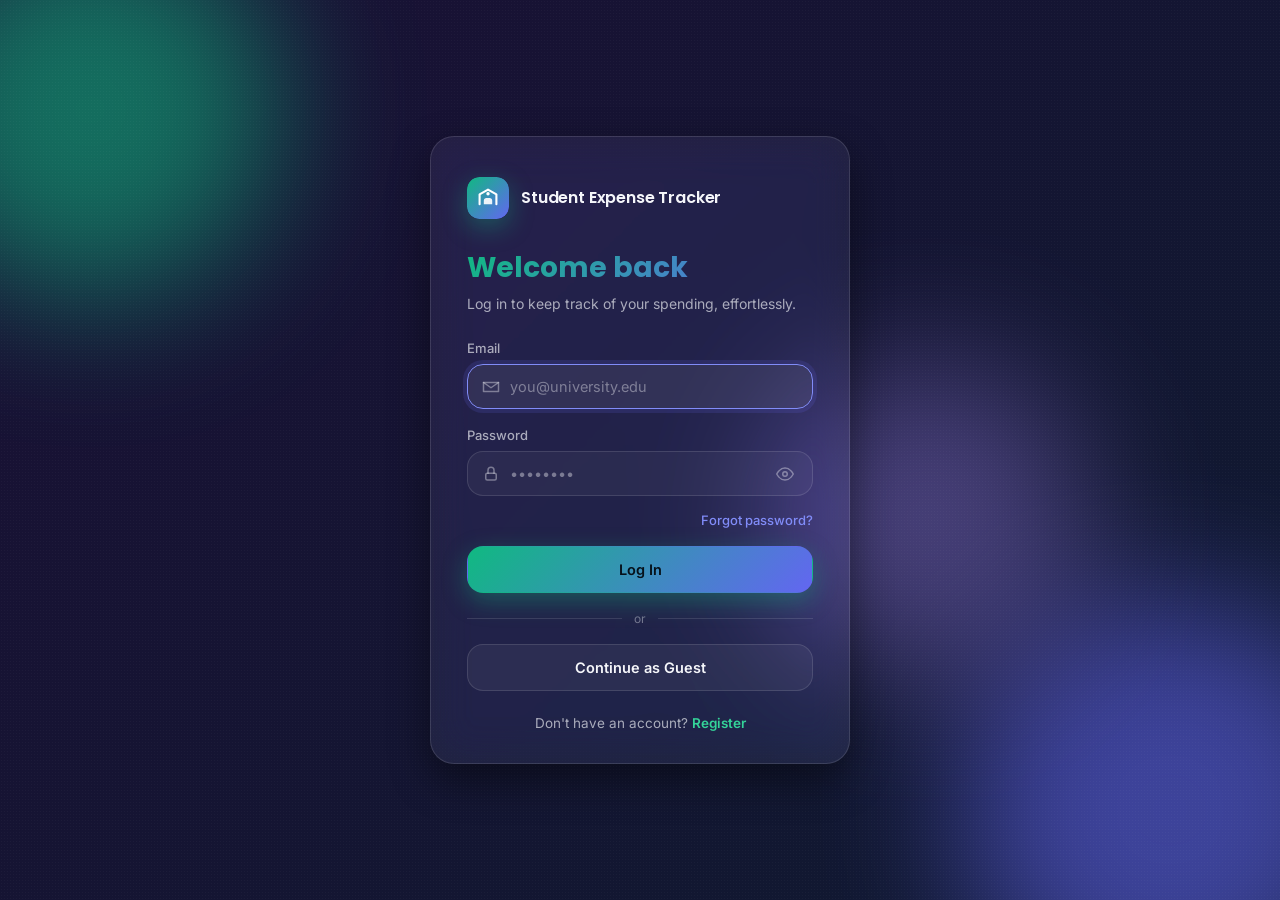
<file: index.html>
<!DOCTYPE html>
<html lang="en">
<head>
  <meta charset="UTF-8">
  <meta name="viewport" content="width=device-width, initial-scale=1.0">
  <meta name="description" content="SpendSmart — the smartest way for students to track spending, savings, and budgets.">
  <title>Dashboard · SpendSmart</title>
  <link rel="icon" type="image/svg+xml" href="favicon.svg">
  <link rel="icon" type="image/png" sizes="32x32" href="favicon-32x32.png">
  <link rel="icon" type="image/png" sizes="16x16" href="favicon-16x16.png">
  <link rel="apple-touch-icon" sizes="180x180" href="apple-touch-icon.png">
  <link rel="shortcut icon" href="favicon.ico">

  <link rel="preconnect" href="https://fonts.googleapis.com">
  <link rel="preconnect" href="https://fonts.gstatic.com" crossorigin>
  <link href="https://fonts.googleapis.com/css2?family=Outfit:wght@400;500;600;700;800;900&family=Inter:wght@400;500;600&display=swap" rel="stylesheet">

  <link rel="stylesheet" href="css/base.css">
  <link rel="stylesheet" href="css/style.css">
  <script src="js/auth.js"></script>
  <script>Auth.requireAuth();</script>
  <script src="js/store.js"></script>
  <script>Store.requireOnboarded();</script>
</head>
<body>


  <div class="mesh-bg" aria-hidden="true">
    <div class="mesh-orb orb-1"></div>
    <div class="mesh-orb orb-2"></div>
    <div class="mesh-orb orb-3"></div>
    <div class="mesh-grid"></div>
  </div>


  <header class="topnav">
    <div class="topnav-inner">
      <div class="nav-brand">
        <div class="brand-mark">
          <svg width="16" height="16" viewBox="0 0 24 24" fill="none" stroke="currentColor" stroke-width="2.5" stroke-linecap="round" stroke-linejoin="round"><path d="M6 3h12"/><path d="M6 8h12"/><path d="m6 13 8.5 8"/><path d="M6 13h3"/><path d="M9 13c6.667 0 6.667-10 0-10"/></svg>
        </div>
        <span class="brand-name">SpendSmart</span>
        <span class="brand-tag">BETA</span>
      </div>

      <nav class="nav-links" aria-label="Main navigation">
        <a href="index.html" class="nav-link active">
          <svg width="14" height="14" viewBox="0 0 24 24" fill="none" stroke="currentColor" stroke-width="2" stroke-linecap="round" stroke-linejoin="round"><rect x="3" y="3" width="7" height="7"/><rect x="14" y="3" width="7" height="7"/><rect x="14" y="14" width="7" height="7"/><rect x="3" y="14" width="7" height="7"/></svg>
          Dashboard
        </a>
        <a href="expenses.html" class="nav-link">
          <svg width="14" height="14" viewBox="0 0 24 24" fill="none" stroke="currentColor" stroke-width="2" stroke-linecap="round" stroke-linejoin="round"><path d="M6 3h12"/><path d="M6 8h12"/><path d="m6 13 8.5 8"/><path d="M6 13h3"/><path d="M9 13c6.667 0 6.667-10 0-10"/></svg>
          Expenses
        </a>
        <a href="analytics.html" class="nav-link">
          <svg width="14" height="14" viewBox="0 0 24 24" fill="none" stroke="currentColor" stroke-width="2" stroke-linecap="round" stroke-linejoin="round"><path d="M3 3v18h18"/><path d="M18 17V9"/><path d="M13 17V5"/><path d="M8 17v-3"/></svg>
          Analytics
        </a>
        <a href="goals.html" class="nav-link">
          <svg width="14" height="14" viewBox="0 0 24 24" fill="none" stroke="currentColor" stroke-width="2" stroke-linecap="round" stroke-linejoin="round"><path d="M12 2l3.09 6.26L22 9.27l-5 4.87 1.18 6.88L12 17.77l-6.18 3.25L7 14.14 2 9.27l6.91-1.01L12 2z"/></svg>
          Goals
        </a>
      </nav>

      <div class="nav-actions">
        <button class="nav-icon-btn" id="notificationBtn" aria-label="Notifications">
          <svg width="16" height="16" viewBox="0 0 24 24" fill="none" stroke="currentColor" stroke-width="2" stroke-linecap="round" stroke-linejoin="round"><path d="M18 8A6 6 0 006 8c0 7-3 9-3 9h18s-3-2-3-9"/><path d="M13.73 21a2 2 0 01-3.46 0"/></svg>
          <span class="notif-badge" id="notifBadge"></span>
        </button>
        <div class="nav-divider"></div>
        <div class="profile-menu-wrap">
          <button type="button" class="user-chip" id="profileBtn" aria-haspopup="true" aria-expanded="false" aria-controls="profileMenu">
            <img alt="" class="user-avatar" data-user-avatar>
            <span class="user-info">
              <span class="user-name" data-user-name></span>
              <span class="user-role" data-user-role></span>
            </span>
            <span class="online-dot"></span>
          </button>
          <div class="profile-menu" id="profileMenu" aria-label="Account menu" hidden>
            <div class="profile-menu-summary">
              <span class="profile-menu-name" data-profile-menu-name></span>
              <span class="profile-menu-email" data-profile-menu-email></span>
            </div>
            <a class="profile-menu-action" href="onboarding.html?edit=1">Edit profile &amp; budget</a>
            <a class="profile-menu-action" href="login.html#signup" data-profile-signup hidden>Sign up to save your data</a>
            <button type="button" class="profile-menu-action profile-menu-logout" data-profile-logout>Log out</button>
          </div>
        </div>
      </div>
    </div>
  </header>

  <main class="page">

 
    <section class="hero slide-up">
      <div class="hero-content">
        <div class="hero-text">
          <div class="hero-eyebrow">
            <span class="eyebrow-dot"></span>
            <span id="heroEyebrow">Current Month</span>
          </div>
          <h1 class="hero-heading">
            <span data-time-greeting>Good morning,</span> <br>
            <span class="hero-name-gradient" data-user-firstname></span>
            <span class="wave">👋</span>
          </h1>
          <p class="hero-desc" id="heroDesc">Welcome to your dashboard. Start tracking your budget and expenses.</p>
          <div class="hero-cta-row">
            <button class="btn-hero-primary" onclick="location.href='expenses.html#add'">
              <svg width="14" height="14" viewBox="0 0 24 24" fill="none" stroke="currentColor" stroke-width="2.5" stroke-linecap="round"><line x1="12" y1="5" x2="12" y2="19"/><line x1="5" y1="12" x2="19" y2="12"/></svg>
              Log Expense
            </button>
            <button class="btn-hero-ghost" onclick="location.href='analytics.html'">
              View Full Report →
            </button>
          </div>
        </div>

       
        <div class="budget-dial-wrap">
          <div class="dial-outer-ring"></div>
          <div class="dial-inner">
            <svg class="dial-svg" viewBox="0 0 200 200" width="200" height="200">
              <defs>
                <linearGradient id="dialGrad" x1="0%" y1="0%" x2="100%" y2="100%">
                  <stop offset="0%" stop-color="#10B981"/>
                  <stop offset="50%" stop-color="#6366F1"/>
                  <stop offset="100%" stop-color="#A78BFA"/>
                </linearGradient>
                <linearGradient id="dialWarnGrad" x1="0%" y1="0%" x2="100%" y2="100%">
                  <stop offset="0%" stop-color="#F59E0B"/>
                  <stop offset="100%" stop-color="#EF4444"/>
                </linearGradient>
              </defs>
              <circle class="dial-track" cx="100" cy="100" r="82"/>
             
              <circle class="dial-arc dial-arc-spent" id="dialArc" cx="100" cy="100" r="82"/>
              
              <circle cx="100" cy="100" r="66" fill="none" stroke="rgba(255,255,255,0.04)" stroke-width="1"/>
              <circle cx="100" cy="100" r="52" fill="none" stroke="rgba(255,255,255,0.03)" stroke-width="1"/>
            </svg>
            <div class="dial-label">
              <span class="dial-pct" id="dialPct">0<small>%</small></span>
              <span class="dial-caption" id="dialCaption">budget used</span>
              <span class="dial-warn" id="dialWarn" style="display:none;">⚠ High spending</span>
            </div>
          </div>
         
          <div class="dial-float dial-float-top">
            <span class="df-val" id="dialTotal">₹0</span>
            <span class="df-lbl">Total Budget</span>
          </div>
          <div class="dial-float dial-float-left">
            <span class="df-val text-red" id="dialSpent">₹0</span>
            <span class="df-lbl">Spent</span>
          </div>
          <div class="dial-float dial-float-right">
            <span class="df-val text-green" id="dialLeft">₹0</span>
            <span class="df-lbl">Left</span>
          </div>
        </div>
      </div>

     
      <div class="hero-stripe hero-stripe-1"></div>
      <div class="hero-stripe hero-stripe-2"></div>
    </section>

    <div class="kpi-strip slide-up delay-1">

      <div class="kpi-card kpi-streak">
        <div class="kpi-icon-wrap">
          <svg width="18" height="18" viewBox="0 0 24 24" fill="none" stroke="currentColor" stroke-width="2" stroke-linecap="round" stroke-linejoin="round"><path d="M8.5 14.5A2.5 2.5 0 0011 12c0-1.38-.5-2-1-3-1.072-2.143-.224-4.054 2-6 .5 2.5 2 4.9 4 6.5 2 1.6 3 3.5 3 5.5a7 7 0 11-14 0c0-1.153.433-2.294 1-3a2.5 2.5 0 002.5 2.5z"/></svg>
        </div>
        <div class="kpi-body">
          <span class="kpi-value" id="kpiStreakVal">0</span>
          <span class="kpi-label">Day Streak 🔥</span>
        </div>
        <div class="kpi-flame-bg"></div>
      </div>

      <div class="kpi-card kpi-saved">
        <div class="kpi-icon-wrap">
          <svg width="18" height="18" viewBox="0 0 24 24" fill="none" stroke="currentColor" stroke-width="2" stroke-linecap="round" stroke-linejoin="round"><polyline points="7 17 17 7"/><polyline points="7 7 17 7 17 17"/></svg>
        </div>
        <div class="kpi-body">
          <span class="kpi-value" id="kpiSavedVal">₹0</span>
          <span class="kpi-label">Saved this month</span>
        </div>
        <div class="kpi-trend" id="kpiSavedTrend" style="display:none;"></div>
      </div>

      <div class="kpi-card kpi-txn">
        <div class="kpi-icon-wrap">
          <svg width="18" height="18" viewBox="0 0 24 24" fill="none" stroke="currentColor" stroke-width="2" stroke-linecap="round" stroke-linejoin="round"><path d="M21 15v4a2 2 0 01-2 2H5a2 2 0 01-2-2v-4"/><polyline points="17 8 12 3 7 8"/><line x1="12" y1="3" x2="12" y2="15"/></svg>
        </div>
        <div class="kpi-body">
          <span class="kpi-value" id="kpiTxnVal">0</span>
          <span class="kpi-label">Transactions this week</span>
        </div>
        <div class="kpi-mini-bars" id="kpiMiniBars" aria-hidden="true">
          <!-- 7 daily bars populated dynamically -->
        </div>
      </div>

      <div class="kpi-card kpi-goal" id="kpiGoalCard" style="cursor:pointer;" onclick="location.href='goals.html'">
        <div class="kpi-icon-wrap">
          <svg width="18" height="18" viewBox="0 0 24 24" fill="none" stroke="currentColor" stroke-width="2" stroke-linecap="round" stroke-linejoin="round"><circle cx="12" cy="12" r="10"/><circle cx="12" cy="12" r="6"/><circle cx="12" cy="12" r="2"/></svg>
        </div>
        <div class="kpi-body">
          <span class="kpi-value" id="kpiGoalPct">0%</span>
          <span class="kpi-label" id="kpiGoalLabel">Goal progress</span>
        </div>
        <div class="kpi-goal-track">
          <div class="kpi-goal-fill" id="kpiGoalFill"></div>
        </div>
      </div>

    </div>

    
    <div class="main-grid">

      
      <div class="col-left">

        
        <section class="card trend-card slide-up delay-2">
          <div class="trend-header">
            <div>
              <h2 class="card-title">Spending Trend</h2>
              <p class="card-sub">Daily spend · last 7 days</p>
            </div>
            <div class="trend-total-wrap">
              <span class="trend-total" id="trendTotal">₹0</span>
              <span class="trend-total-lbl">this week</span>
            </div>
          </div>

          <div class="chart-area">
            <div class="chart-bars" id="trendBars" aria-label="Spending bar chart">
              <!-- Dynamically populated 7 bars -->
            </div>
            <div class="chart-guidelines" id="trendGuidelines">
              <!-- Dynamically populated 4 step guidelines -->
            </div>
          </div>

          <div class="trend-footer">
            <span class="trend-insight" id="trendInsight">
              <svg width="12" height="12" viewBox="0 0 24 24" fill="none" stroke="currentColor" stroke-width="2.5" stroke-linecap="round"><circle cx="12" cy="12" r="10"/><line x1="12" y1="8" x2="12" y2="12"/><line x1="12" y1="16" x2="12.01" y2="16"/></svg>
              No spending data yet for this week
            </span>
          </div>
        </section>

        <!-- ▸ Recent Transactions -->
        <section class="card txn-card slide-up delay-3">
          <div class="card-head">
            <div>
              <h2 class="card-title">Recent Transactions</h2>
              <p class="card-sub" id="recentTxnSub">Latest activity</p>
            </div>
            <a href="expenses.html" class="link-btn">View all →</a>
          </div>

          <div class="txn-list" id="recentTxnList">
            <!-- Dynamically populated up to 6 transactions -->
          </div>
        </section>

        <!-- ▸ Savings Goal Spotlight -->
        <section class="card goal-card slide-up delay-4" id="spotlightCard">
          <div class="goal-spotlight"></div>
          <div class="goal-header-row">
            <div class="goal-icon-wrap" id="spotlightIcon">🎯</div>
            <div class="goal-text">
              <p class="goal-title" id="spotlightTitle">Savings Goal</p>
              <p class="goal-timeline" id="spotlightTimeline">🗓 Set a goal</p>
            </div>
            <span class="goal-badge" id="spotlightBadge">0%</span>
          </div>

          <div class="goal-amounts-row" id="spotlightAmountsRow">
            <div class="goal-amt-item">
              <span class="goal-amt-val" id="spotlightSaved">₹0</span>
              <span class="goal-amt-lbl">saved</span>
            </div>
            <div class="goal-amt-divider"></div>
            <div class="goal-amt-item">
              <span class="goal-amt-val text-muted" id="spotlightRemaining">₹0</span>
              <span class="goal-amt-lbl">remaining</span>
            </div>
            <div class="goal-amt-divider"></div>
            <div class="goal-amt-item">
              <span class="goal-amt-val" id="spotlightTarget">₹0</span>
              <span class="goal-amt-lbl">target</span>
            </div>
          </div>

          <div class="goal-seg-track" id="spotlightTrack">
            <div class="goal-seg-fill" id="spotlightFill"></div>
            <div class="goal-seg-marker" id="spotlightMarker" style="left:0%">
              <span class="goal-seg-tip" id="spotlightTip">₹0</span>
            </div>
          </div>

          <button class="btn-goal-add" id="spotlightAddBtn">
            <svg width="13" height="13" viewBox="0 0 24 24" fill="none" stroke="currentColor" stroke-width="2.5" stroke-linecap="round"><line x1="12" y1="5" x2="12" y2="19"/><line x1="5" y1="12" x2="19" y2="12"/></svg>
            <span id="spotlightBtnText">Add to Savings</span>
          </button>
        </section>

      </div>

     
      <div class="col-right">

        
        <section class="card actions-card slide-up delay-2">
          <h2 class="card-title" style="margin-bottom:16px">Quick Actions</h2>
          <div class="action-list">

            <button class="action-row action-add-expense" onclick="location.href='expenses.html#add'">
              <div class="action-row-icon">
                <svg width="16" height="16" viewBox="0 0 24 24" fill="none" stroke="currentColor" stroke-width="2.5" stroke-linecap="round"><line x1="12" y1="5" x2="12" y2="19"/><line x1="5" y1="12" x2="19" y2="12"/></svg>
              </div>
              <div class="action-row-body">
                <span class="action-row-title">Add Expense</span>
                <span class="action-row-sub">Log a new transaction</span>
              </div>
              <svg class="action-row-arrow" width="14" height="14" viewBox="0 0 24 24" fill="none" stroke="currentColor" stroke-width="2.5" stroke-linecap="round"><polyline points="9 18 15 12 9 6"/></svg>
            </button>

            <button class="action-row action-add-income" onclick="location.href='expenses.html#income'">
              <div class="action-row-icon">
                <svg width="16" height="16" viewBox="0 0 24 24" fill="none" stroke="currentColor" stroke-width="2.5" stroke-linecap="round"><polyline points="7 17 17 7"/><polyline points="7 7 17 7 17 17"/></svg>
              </div>
              <div class="action-row-body">
                <span class="action-row-title">Log Income</span>
                <span class="action-row-sub">Salary, stipend, gifts…</span>
              </div>
              <svg class="action-row-arrow" width="14" height="14" viewBox="0 0 24 24" fill="none" stroke="currentColor" stroke-width="2.5" stroke-linecap="round"><polyline points="9 18 15 12 9 6"/></svg>
            </button>

            <button class="action-row action-budget" onclick="location.href='onboarding.html?edit=1#budget'">
              <div class="action-row-icon">
                <svg width="16" height="16" viewBox="0 0 24 24" fill="none" stroke="currentColor" stroke-width="2" stroke-linecap="round" stroke-linejoin="round"><rect x="1" y="4" width="22" height="16" rx="2"/><line x1="1" y1="10" x2="23" y2="10"/></svg>
              </div>
              <div class="action-row-body">
                <span class="action-row-title">Set Budget</span>
                <span class="action-row-sub">Adjust monthly limits</span>
              </div>
              <svg class="action-row-arrow" width="14" height="14" viewBox="0 0 24 24" fill="none" stroke="currentColor" stroke-width="2.5" stroke-linecap="round"><polyline points="9 18 15 12 9 6"/></svg>
            </button>

            <button class="action-row action-export" id="actionExportBtn">
              <div class="action-row-icon">
                <svg width="16" height="16" viewBox="0 0 24 24" fill="none" stroke="currentColor" stroke-width="2" stroke-linecap="round" stroke-linejoin="round"><path d="M21 15v4a2 2 0 01-2 2H5a2 2 0 01-2-2v-4"/><polyline points="7 10 12 15 17 10"/><line x1="12" y1="15" x2="12" y2="3"/></svg>
              </div>
              <div class="action-row-body">
                <span class="action-row-title">Export Report</span>
                <span class="action-row-sub">Download as CSV</span>
              </div>
              <svg class="action-row-arrow" width="14" height="14" viewBox="0 0 24 24" fill="none" stroke="currentColor" stroke-width="2.5" stroke-linecap="round"><polyline points="9 18 15 12 9 6"/></svg>
            </button>

          </div>
        </section>

        <section class="card profile-summary-card slide-up delay-3" aria-labelledby="profileSummaryTitle">
          <div class="card-head">
            <div>
              <h2 class="card-title" id="profileSummaryTitle">Your Setup</h2>
              <p class="card-sub">Personal details and monthly plan</p>
            </div>
            <a href="onboarding.html?edit=1" class="link-btn">Edit →</a>
          </div>
          <dl class="profile-summary-details">
            <div><dt>College</dt><dd id="profileCollege">Not added</dd></div>
            <div><dt>Course</dt><dd id="profileCourse">Not added</dd></div>
            <div><dt>Living</dt><dd id="profileLiving">Not set</dd></div>
            <div><dt>Monthly income</dt><dd id="profileIncome">Not added</dd></div>
            <div><dt>Income sources</dt><dd id="profileIncomeSources">Not added</dd></div>
            <div><dt>Monthly budget</dt><dd id="profileMonthlyBudget">—</dd></div>
          </dl>
          <div class="profile-category-section">
            <h3>Category budgets</h3>
            <ul class="profile-category-list" id="profileCategoryBudgets"></ul>
          </div>
        </section>

        
        <section class="card breakdown-card slide-up delay-3">
          <div class="card-head">
            <div>
              <h2 class="card-title">Category Breakdown</h2>
              <p class="card-sub" id="catBreakdownSub">This Month</p>
            </div>
          </div>

         
          <div class="donut-wrap">
            <div class="donut-ring" id="donutRing" aria-hidden="true"></div>
            <div class="donut-center">
              <span class="donut-label" id="donutLabel">₹0</span>
              <span class="donut-sub" id="donutSub">spent</span>
            </div>
          </div>

          <ul class="cat-list" id="donutCatList">
          </ul>
        </section>

      </div>
    </div>

    <div class="footer-strip slide-up delay-4">
      <div class="tip-strip" id="dashTipStrip">
        <div class="tip-icon-wrap" id="dashTipIcon">💡</div>
        <div class="tip-content">
          <span class="tip-label" id="dashTipLabel">Smart Tip</span>
          <p class="tip-msg" id="dashTipMsg"></p>
        </div>
        <button class="tip-dismiss" id="dashTipDismiss">Dismiss</button>
      </div>
      <button class="btn-logout" id="logoutBtn">
        <svg width="14" height="14" viewBox="0 0 24 24" fill="none" stroke="currentColor" stroke-width="2" stroke-linecap="round" stroke-linejoin="round"><path d="M9 21H5a2 2 0 01-2-2V5a2 2 0 012-2h4"/><polyline points="16 17 21 12 16 7"/><line x1="21" y1="12" x2="9" y2="12"/></svg>
        Log out
      </button>
    </div>

  </main>

  <nav class="bottom-nav" aria-label="Mobile navigation">
    <a href="index.html" class="bn-item active">
      <svg width="20" height="20" viewBox="0 0 24 24" fill="none" stroke="currentColor" stroke-width="2" stroke-linecap="round" stroke-linejoin="round"><rect x="3" y="3" width="7" height="7"/><rect x="14" y="3" width="7" height="7"/><rect x="14" y="14" width="7" height="7"/><rect x="3" y="14" width="7" height="7"/></svg>
      <span>Home</span>
    </a>
    <a href="expenses.html" class="bn-item">
      <svg width="20" height="20" viewBox="0 0 24 24" fill="none" stroke="currentColor" stroke-width="2" stroke-linecap="round" stroke-linejoin="round"><path d="M6 3h12"/><path d="M6 8h12"/><path d="m6 13 8.5 8"/><path d="M6 13h3"/><path d="M9 13c6.667 0 6.667-10 0-10"/></svg>
      <span>Expenses</span>
    </a>
    <a href="expenses.html#add" class="bn-item bn-add" aria-label="Add expense">
      <svg width="22" height="22" viewBox="0 0 24 24" fill="none" stroke="currentColor" stroke-width="2.5" stroke-linecap="round"><line x1="12" y1="5" x2="12" y2="19"/><line x1="5" y1="12" x2="19" y2="12"/></svg>
    </a>
    <a href="analytics.html" class="bn-item">
      <svg width="20" height="20" viewBox="0 0 24 24" fill="none" stroke="currentColor" stroke-width="2" stroke-linecap="round" stroke-linejoin="round"><path d="M3 3v18h18"/><path d="M18 17V9"/><path d="M13 17V5"/><path d="M8 17v-3"/></svg>
      <span>Analytics</span>
    </a>
    <a href="goals.html" class="bn-item">
      <svg width="20" height="20" viewBox="0 0 24 24" fill="none" stroke="currentColor" stroke-width="2" stroke-linecap="round" stroke-linejoin="round"><path d="M12 2l3.09 6.26L22 9.27l-5 4.87 1.18 6.88L12 17.77l-6.18 3.25L7 14.14 2 9.27l6.91-1.01L12 2z"/></svg>
      <span>Goals</span>
    </a>
  </nav>

  <script src="js/ui.js"></script>
  <script src="js/insights.js"></script>
  <script src="js/app.js"></script>
</body>
</html>
</file>
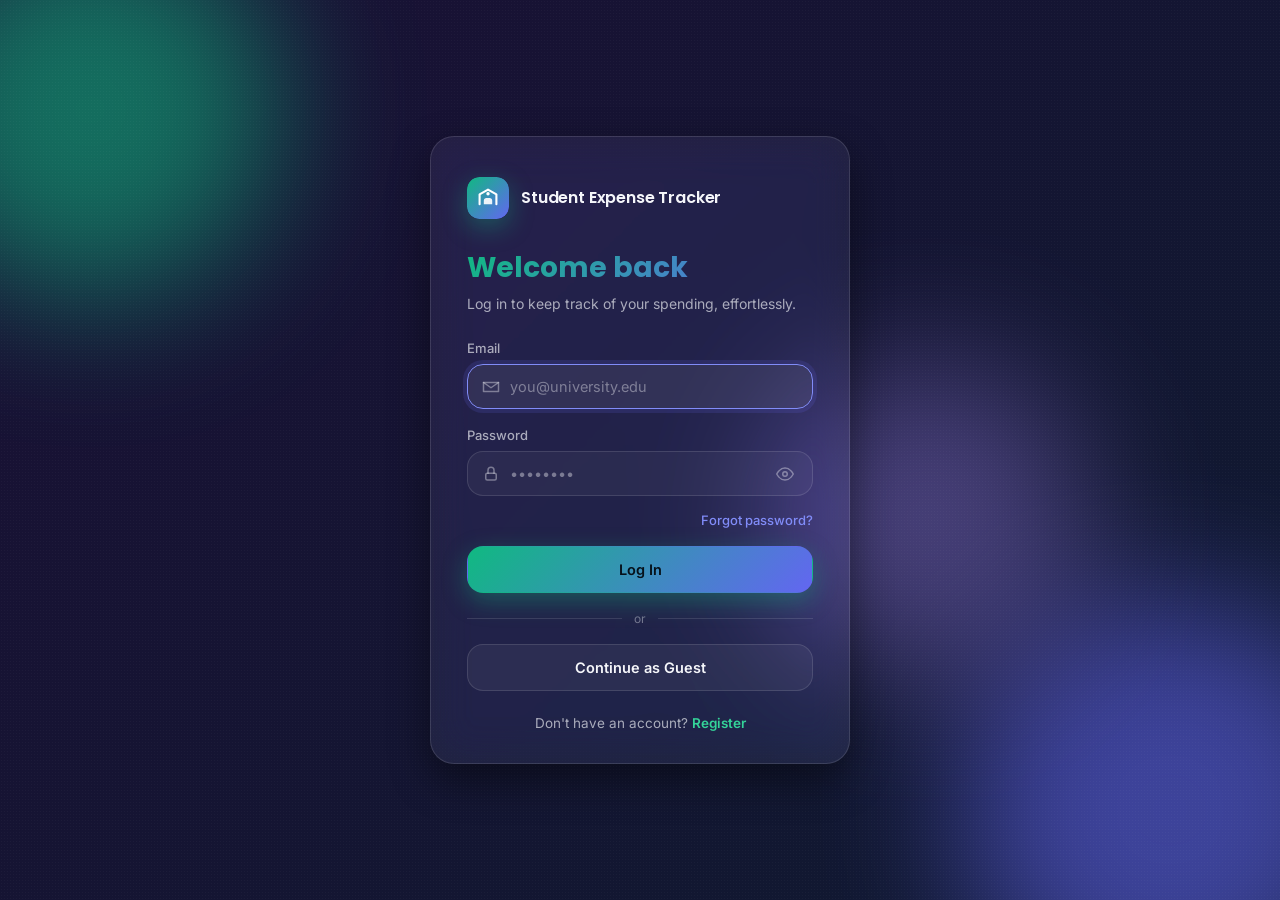
<file: analytics.html>
<!DOCTYPE html>
<html lang="en">
<head>
  <meta charset="UTF-8">
  <meta name="viewport" content="width=device-width, initial-scale=1.0">
  <meta name="description" content="SpendSmart Analytics — understand your spending patterns and trends at a glance.">
  <title>Analytics · SpendSmart</title>
  <link rel="icon" type="image/svg+xml" href="favicon.svg">
  <link rel="icon" type="image/png" sizes="32x32" href="favicon-32x32.png">
  <link rel="icon" type="image/png" sizes="16x16" href="favicon-16x16.png">
  <link rel="apple-touch-icon" sizes="180x180" href="apple-touch-icon.png">
  <link rel="shortcut icon" href="favicon.ico">

  <link rel="preconnect" href="https://fonts.googleapis.com">
  <link rel="preconnect" href="https://fonts.gstatic.com" crossorigin>
  <link href="https://fonts.googleapis.com/css2?family=Outfit:wght@400;500;600;700;800;900&family=Inter:wght@400;500;600&display=swap" rel="stylesheet">

  <link rel="stylesheet" href="css/base.css">
  <link rel="stylesheet" href="css/pages.css">
  <script src="js/auth.js"></script>
  <script>Auth.requireAuth();</script>
  <script src="js/store.js"></script>
  <script>Store.requireOnboarded();</script>
</head>
<body>

  <!-- ── Animated mesh background ─────────────────────────────────────── -->
  <div class="mesh-bg" aria-hidden="true">
    <div class="mesh-orb orb-1"></div>
    <div class="mesh-orb orb-2"></div>
    <div class="mesh-orb orb-3"></div>
    <div class="mesh-grid"></div>
  </div>

  <!-- ── Top Navigation ───────────────────────────────────────────────── -->
  <header class="topnav">
    <div class="topnav-inner">
      <div class="nav-brand">
        <div class="brand-mark">
          <svg width="16" height="16" viewBox="0 0 24 24" fill="none" stroke="currentColor" stroke-width="2.5" stroke-linecap="round" stroke-linejoin="round"><path d="M6 3h12"/><path d="M6 8h12"/><path d="m6 13 8.5 8"/><path d="M6 13h3"/><path d="M9 13c6.667 0 6.667-10 0-10"/></svg>
        </div>
        <span class="brand-name">SpendSmart</span>
        <span class="brand-tag">BETA</span>
      </div>

      <nav class="nav-links" aria-label="Main navigation">
        <a href="index.html" class="nav-link">
          <svg width="14" height="14" viewBox="0 0 24 24" fill="none" stroke="currentColor" stroke-width="2" stroke-linecap="round" stroke-linejoin="round"><rect x="3" y="3" width="7" height="7"/><rect x="14" y="3" width="7" height="7"/><rect x="14" y="14" width="7" height="7"/><rect x="3" y="14" width="7" height="7"/></svg>
          Dashboard
        </a>
        <a href="expenses.html" class="nav-link">
          <svg width="14" height="14" viewBox="0 0 24 24" fill="none" stroke="currentColor" stroke-width="2" stroke-linecap="round" stroke-linejoin="round"><path d="M6 3h12"/><path d="M6 8h12"/><path d="m6 13 8.5 8"/><path d="M6 13h3"/><path d="M9 13c6.667 0 6.667-10 0-10"/></svg>
          Expenses
        </a>
        <a href="analytics.html" class="nav-link active">
          <svg width="14" height="14" viewBox="0 0 24 24" fill="none" stroke="currentColor" stroke-width="2" stroke-linecap="round" stroke-linejoin="round"><path d="M3 3v18h18"/><path d="M18 17V9"/><path d="M13 17V5"/><path d="M8 17v-3"/></svg>
          Analytics
        </a>
        <a href="goals.html" class="nav-link">
          <svg width="14" height="14" viewBox="0 0 24 24" fill="none" stroke="currentColor" stroke-width="2" stroke-linecap="round" stroke-linejoin="round"><path d="M12 2l3.09 6.26L22 9.27l-5 4.87 1.18 6.88L12 17.77l-6.18 3.25L7 14.14 2 9.27l6.91-1.01L12 2z"/></svg>
          Goals
        </a>
      </nav>

      <div class="nav-actions">
        <button class="nav-icon-btn" id="notificationBtn" aria-label="Notifications">
          <svg width="16" height="16" viewBox="0 0 24 24" fill="none" stroke="currentColor" stroke-width="2" stroke-linecap="round" stroke-linejoin="round"><path d="M18 8A6 6 0 006 8c0 7-3 9-3 9h18s-3-2-3-9"/><path d="M13.73 21a2 2 0 01-3.46 0"/></svg>
          <span class="notif-badge"></span>
        </button>
        <div class="nav-divider"></div>
        <div class="profile-menu-wrap">
          <button type="button" class="user-chip" id="profileBtn" aria-haspopup="true" aria-expanded="false" aria-controls="profileMenu">
            <img alt="" class="user-avatar" data-user-avatar>
            <span class="user-info">
              <span class="user-name" data-user-name></span>
              <span class="user-role" data-user-role></span>
            </span>
            <span class="online-dot"></span>
          </button>
          <div class="profile-menu" id="profileMenu" aria-label="Account menu" hidden>
            <div class="profile-menu-summary">
              <span class="profile-menu-name" data-profile-menu-name></span>
              <span class="profile-menu-email" data-profile-menu-email></span>
            </div>
            <a class="profile-menu-action" href="onboarding.html?edit=1">Edit profile &amp; budget</a>
            <a class="profile-menu-action" href="login.html#signup" data-profile-signup hidden>Sign up to save your data</a>
            <button type="button" class="profile-menu-action profile-menu-logout" data-profile-logout>Log out</button>
          </div>
        </div>
      </div>
    </div>
  </header>

  <!-- ── Main Content ──────────────────────────────────────────────────── -->
  <main class="page">

    <!-- Page header -->
    <div class="page-header slide-up">
      <div class="page-eyebrow"><span></span>Spending Intelligence</div>
      <div class="page-title-row">
        <div>
          <h1 class="page-title">Analytics</h1>
          <p class="page-sub">Visualise patterns · spot trends · spend smarter</p>
        </div>
        <!-- Period filter -->
        <div class="filter-bar" style="margin-bottom:0;">
          <button class="filter-pill" id="period7">7D</button>
          <button class="filter-pill active" id="period30">30D</button>
          <button class="filter-pill" id="period90">3M</button>
        </div>
      </div>
    </div>

    <!-- ── Summary stats ───────────────────────────────────────────────── -->
    <div class="stat-strip slide-up delay-1">
      <div class="stat-card">
        <div class="stat-icon stat-icon-red">
          <svg width="16" height="16" viewBox="0 0 24 24" fill="none" stroke="currentColor" stroke-width="2" stroke-linecap="round" stroke-linejoin="round"><path d="M12 5v14M5 12l7-7 7 7"/></svg>
        </div>
        <div class="stat-value" id="statTotalSpent">₹0</div>
        <div class="stat-label">Total Spent</div>
        <div class="stat-trend" id="statTotalSpentTrend" style="display:none;"></div>
      </div>
      <div class="stat-card">
        <div class="stat-icon stat-icon-green">
          <svg width="16" height="16" viewBox="0 0 24 24" fill="none" stroke="currentColor" stroke-width="2" stroke-linecap="round" stroke-linejoin="round"><path d="M12 19V5M5 12l7 7 7-7"/></svg>
        </div>
        <div class="stat-value" id="statNetSaved">₹0</div>
        <div class="stat-label">Net Saved</div>
        <div class="stat-trend" id="statNetSavedTrend" style="display:none;"></div>
      </div>
      <div class="stat-card">
        <div class="stat-icon stat-icon-indigo">
          <svg width="16" height="16" viewBox="0 0 24 24" fill="none" stroke="currentColor" stroke-width="2" stroke-linecap="round" stroke-linejoin="round"><polyline points="23 6 13.5 15.5 8.5 10.5 1 18"/><polyline points="17 6 23 6 23 12"/></svg>
        </div>
        <div class="stat-value" id="statDailyAvg">₹0</div>
        <div class="stat-label">Daily Average</div>
        <div class="stat-trend" id="statDailyAvgTrend" style="display:none;"></div>
      </div>
      <div class="stat-card">
        <div class="stat-icon stat-icon-amber">
          <svg width="16" height="16" viewBox="0 0 24 24" fill="none" stroke="currentColor" stroke-width="2" stroke-linecap="round" stroke-linejoin="round"><path d="M8.5 14.5A2.5 2.5 0 0011 12c0-1.38-.5-2-1-3-1.072-2.143-.224-4.054 2-6 .5 2.5 2 4.9 4 6.5 2 1.6 3 3.5 3 5.5a7 7 0 11-14 0c0-1.153.433-2.294 1-3a2.5 2.5 0 002.5 2.5z"/></svg>
        </div>
        <div class="stat-value" id="statNoSpendDays">0</div>
        <div class="stat-label">No-Spend Days</div>
        <div class="stat-trend trend-up" id="statNoSpendDaysTrend">in this period</div>
      </div>
    </div>

    <!-- ── Two-column layout (stacks on mobile) ────────────────────────── -->
    <div class="analytics-grid">

      <!-- LEFT column -->
      <div style="display:flex;flex-direction:column;gap:16px;">

        <!-- Daily spending bar chart -->
        <section class="card slide-up delay-2">
          <div class="card-head">
            <div>
              <h2 class="card-title">Daily Spending Trend</h2>
              <p class="card-sub" id="dailyChartSub">Past days</p>
            </div>
            <span style="font-family:'Outfit',sans-serif;font-size:20px;font-weight:800;color:var(--text-primary);" id="dailyChartTotal">₹0</span>
          </div>

          <div class="chart-area">
            <div class="chart-bars" id="dailyChartBars" aria-label="Daily spending bar chart">
            </div>
            <div class="chart-guidelines" id="dailyChartGuidelines">
            </div>
          </div>

          <div id="dailyChartInsight" style="margin-top:12px;padding:10px 12px;background:rgba(255,255,255,0.03);border-radius:10px;display:flex;align-items:center;gap:8px;">
          </div>
        </section>

        <!-- Month-over-month comparison -->
        <section class="card slide-up delay-3">
          <div class="card-head">
            <div>
              <h2 class="card-title">Month Comparison</h2>
              <p class="card-sub">Spending vs previous months</p>
            </div>
          </div>
          <div class="compare-bars" id="monthCompareBars">
          </div>
          <div style="margin-top:14px;display:flex;align-items:center;gap:12px;">
            <div style="display:flex;align-items:center;gap:6px;">
              <span style="width:10px;height:10px;border-radius:50%;background:var(--gradient-primary);display:inline-block;"></span>
              <span style="font-size:11px;color:var(--text-muted);">Current month</span>
            </div>
            <div style="display:flex;align-items:center;gap:6px;">
              <span style="width:10px;height:10px;border-radius:50%;background:rgba(255,255,255,0.15);display:inline-block;"></span>
              <span style="font-size:11px;color:var(--text-muted);">Previous months</span>
            </div>
          </div>
        </section>

        <!-- Spending heatmap -->
        <section class="card slide-up delay-4">
          <div class="card-head">
            <div>
              <h2 class="card-title">Spending Heatmap</h2>
              <p class="card-sub" id="heatmapSub">Current Month — daily intensity</p>
            </div>
          </div>
          <!-- Day labels -->
          <div class="heatmap-grid" style="margin-bottom:4px;">
            <div class="heatmap-day-label">Sun</div>
            <div class="heatmap-day-label">Mon</div>
            <div class="heatmap-day-label">Tue</div>
            <div class="heatmap-day-label">Wed</div>
            <div class="heatmap-day-label">Thu</div>
            <div class="heatmap-day-label">Fri</div>
            <div class="heatmap-day-label">Sat</div>
          </div>
          <div class="heatmap-grid" id="heatmapGrid">
          </div>
          <div style="display:flex;align-items:center;gap:6px;margin-top:10px;justify-content:flex-end;">
            <span style="font-size:10px;color:var(--text-muted);">Less</span>
            <span style="width:12px;height:12px;border-radius:3px;background:rgba(16,185,129,0.1);display:inline-block;"></span>
            <span style="width:12px;height:12px;border-radius:3px;background:rgba(16,185,129,0.3);display:inline-block;"></span>
            <span style="width:12px;height:12px;border-radius:3px;background:rgba(16,185,129,0.55);display:inline-block;"></span>
            <span style="width:12px;height:12px;border-radius:3px;background:rgba(16,185,129,0.8);display:inline-block;"></span>
            <span style="font-size:10px;color:var(--text-muted);">More</span>
          </div>
        </section>

      </div>

      <!-- RIGHT column -->
      <div style="display:flex;flex-direction:column;gap:16px;">

        <!-- Category donut breakdown -->
        <section class="card slide-up delay-2">
          <div class="card-head">
            <div>
              <h2 class="card-title">Category Breakdown</h2>
              <p class="card-sub" id="donutCardSub">This Month</p>
            </div>
          </div>

          <!-- SVG Donut chart -->
          <div class="donut-wrap">
            <div class="donut-svg-wrap">
              <svg class="donut-svg" id="donutSvg" width="160" height="160" viewBox="0 0 160 160">
                <circle class="donut-track" cx="80" cy="80" r="60" stroke-width="20"/>
              </svg>
              <div class="donut-center-label">
                <span class="donut-total" id="analyticsDonutTotal">₹0</span>
                <span class="donut-total-sub" id="analyticsDonutSub">spent</span>
              </div>
            </div>
          </div>

          <!-- Legend -->
          <div class="legend-list" id="analyticsLegendList">
          </div>
        </section>

        <!-- AI Insights -->
        <section class="card slide-up delay-3">
          <div class="card-head">
            <div>
              <h2 class="card-title">Smart Insights</h2>
              <p class="card-sub">Powered by spending patterns</p>
            </div>
            <span class="chip chip-green">✦ AI</span>
          </div>
          <div class="insight-list" id="analyticsInsightList">
          </div>
        </section>

        <!-- Income vs Expense -->
        <section class="card slide-up delay-4">
          <div class="card-head">
            <div>
              <h2 class="card-title">Income vs Expense</h2>
              <p class="card-sub" id="incExpCardSub">This Month</p>
            </div>
          </div>
          <div style="display:flex;flex-direction:column;gap:14px;">
            <div>
              <div style="display:flex;justify-content:space-between;margin-bottom:6px;">
                <span style="font-size:13px;color:var(--emerald-light);font-weight:600;">Income</span>
                <span style="font-size:14px;font-weight:800;color:var(--emerald-light);" id="incVal">₹0</span>
              </div>
              <div class="budget-track" style="height:8px;">
                <div class="budget-fill" id="incBar" style="width:100%;background:linear-gradient(90deg,var(--emerald),var(--emerald-light))"></div>
              </div>
            </div>
            <div>
              <div style="display:flex;justify-content:space-between;margin-bottom:6px;">
                <span style="font-size:13px;color:var(--red);font-weight:600;">Expenses</span>
                <span style="font-size:14px;font-weight:800;color:var(--red);" id="expVal">₹0</span>
              </div>
              <div class="budget-track" style="height:8px;">
                <div class="budget-fill" id="expBar" style="width:0%;background:linear-gradient(90deg,#F87171,#EF4444)"></div>
              </div>
            </div>
            <div style="height:1px;background:rgba(255,255,255,0.07)"></div>
            <div style="display:flex;justify-content:space-between;align-items:center;">
              <span style="font-size:13px;color:var(--text-secondary);">Net Savings</span>
              <span style="font-family:'Outfit',sans-serif;font-size:18px;font-weight:800;background:var(--gradient-primary);-webkit-background-clip:text;-webkit-text-fill-color:transparent;background-clip:text;" id="netSavingsVal">₹0</span>
            </div>
            <div id="netSavingsFooter" style="font-size:12px;color:var(--text-muted);text-align:center;padding:8px;background:rgba(255,255,255,0.03);border-radius:10px;">
              💰 You saved 0% of your total income this period
            </div>
          </div>
        </section>

      </div>
    </div>

  </main>

  <!-- ── Bottom navigation (mobile) ──────────────────────────────────── -->
  <nav class="bottom-nav" aria-label="Mobile navigation">
    <a href="index.html" class="bn-item">
      <svg width="20" height="20" viewBox="0 0 24 24" fill="none" stroke="currentColor" stroke-width="2" stroke-linecap="round" stroke-linejoin="round"><rect x="3" y="3" width="7" height="7"/><rect x="14" y="3" width="7" height="7"/><rect x="14" y="14" width="7" height="7"/><rect x="3" y="14" width="7" height="7"/></svg>
      <span>Home</span>
    </a>
    <a href="expenses.html" class="bn-item">
      <svg width="20" height="20" viewBox="0 0 24 24" fill="none" stroke="currentColor" stroke-width="2" stroke-linecap="round" stroke-linejoin="round"><path d="M6 3h12"/><path d="M6 8h12"/><path d="m6 13 8.5 8"/><path d="M6 13h3"/><path d="M9 13c6.667 0 6.667-10 0-10"/></svg>
      <span>Expenses</span>
    </a>
    <a href="expenses.html#add" class="bn-item bn-add" aria-label="Add expense">
      <svg width="22" height="22" viewBox="0 0 24 24" fill="none" stroke="currentColor" stroke-width="2.5" stroke-linecap="round"><line x1="12" y1="5" x2="12" y2="19"/><line x1="5" y1="12" x2="19" y2="12"/></svg>
    </a>
    <a href="analytics.html" class="bn-item active">
      <svg width="20" height="20" viewBox="0 0 24 24" fill="none" stroke="currentColor" stroke-width="2" stroke-linecap="round" stroke-linejoin="round"><path d="M3 3v18h18"/><path d="M18 17V9"/><path d="M13 17V5"/><path d="M8 17v-3"/></svg>
      <span>Analytics</span>
    </a>
    <a href="goals.html" class="bn-item">
      <svg width="20" height="20" viewBox="0 0 24 24" fill="none" stroke="currentColor" stroke-width="2" stroke-linecap="round" stroke-linejoin="round"><path d="M12 2l3.09 6.26L22 9.27l-5 4.87 1.18 6.88L12 17.77l-6.18 3.25L7 14.14 2 9.27l6.91-1.01L12 2z"/></svg>
      <span>Goals</span>
    </a>
  </nav>

  <script>
    // Period filter pills
    document.querySelectorAll('#period7,#period30,#period90').forEach(btn => {
      btn.addEventListener('click', () => {
        document.querySelectorAll('#period7,#period30,#period90').forEach(b => b.classList.remove('active'));
        btn.classList.add('active');
      });
    });
  </script>

  <script src="js/ui.js"></script>
  <script src="js/insights.js"></script>
  <script src="js/analytics.js"></script>
</body>
</html>
</file>
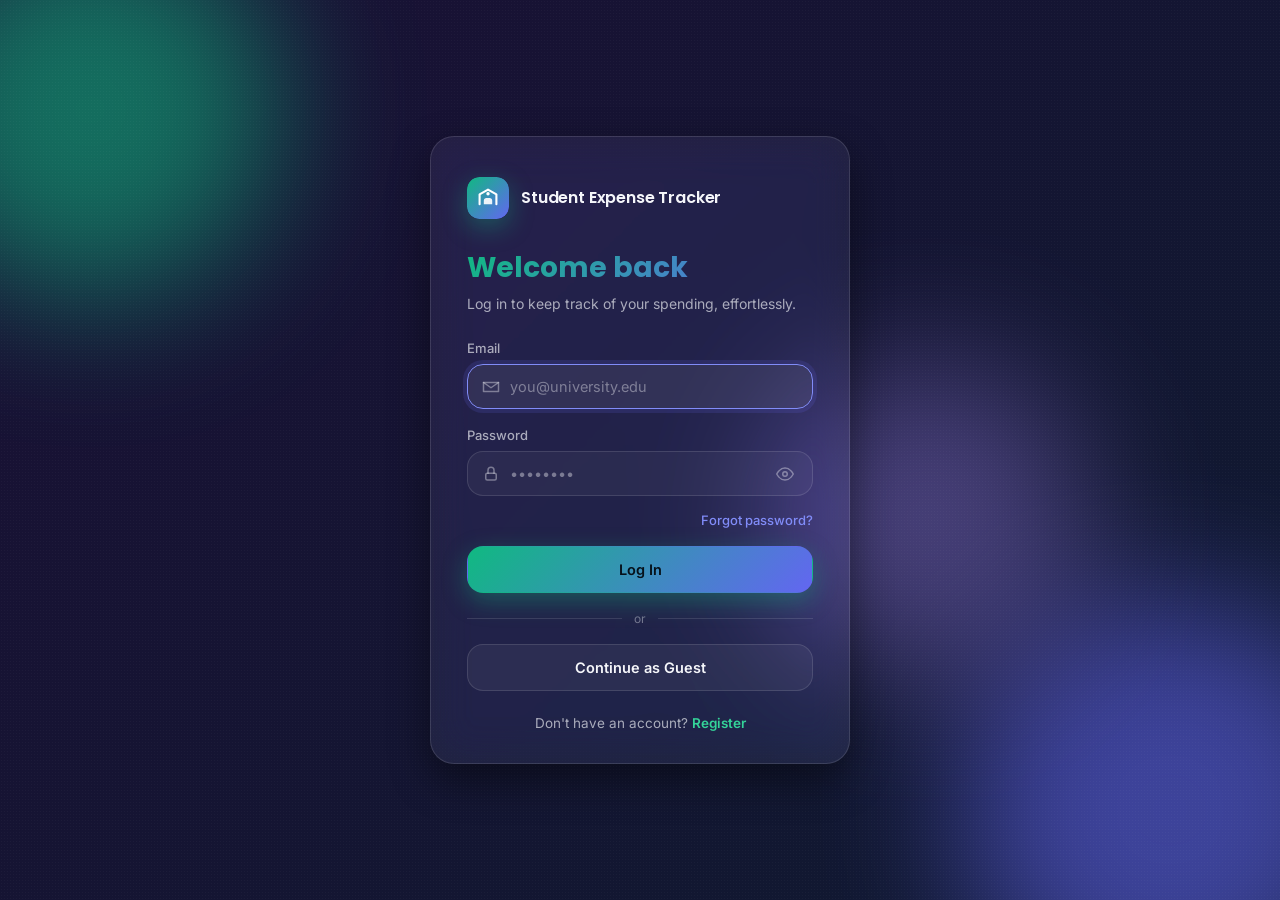
<file: expenses.html>
<!DOCTYPE html>
<html lang="en">
<head>
  <meta charset="UTF-8">
  <meta name="viewport" content="width=device-width, initial-scale=1.0">
  <meta name="description" content="SpendSmart Expenses — track and manage every rupee you spend.">
  <title>Expenses · SpendSmart</title>
  <link rel="icon" type="image/svg+xml" href="favicon.svg">
  <link rel="icon" type="image/png" sizes="32x32" href="favicon-32x32.png">
  <link rel="icon" type="image/png" sizes="16x16" href="favicon-16x16.png">
  <link rel="apple-touch-icon" sizes="180x180" href="apple-touch-icon.png">
  <link rel="shortcut icon" href="favicon.ico">

  <link rel="preconnect" href="https://fonts.googleapis.com">
  <link rel="preconnect" href="https://fonts.gstatic.com" crossorigin>
  <link href="https://fonts.googleapis.com/css2?family=Outfit:wght@400;500;600;700;800;900&family=Inter:wght@400;500;600&display=swap" rel="stylesheet">

  <link rel="stylesheet" href="css/base.css">
  <link rel="stylesheet" href="css/pages.css">
  <script src="js/auth.js"></script>
  <script>Auth.requireAuth();</script>
  <script src="js/store.js"></script>
  <script>Store.requireOnboarded();</script>
</head>
<body>

  <!-- ── Animated mesh background ─────────────────────────────────────── -->
  <div class="mesh-bg" aria-hidden="true">
    <div class="mesh-orb orb-1"></div>
    <div class="mesh-orb orb-2"></div>
    <div class="mesh-orb orb-3"></div>
    <div class="mesh-grid"></div>
  </div>

  <!-- ── Top Navigation ───────────────────────────────────────────────── -->
  <header class="topnav">
    <div class="topnav-inner">
      <div class="nav-brand">
        <div class="brand-mark">
          <svg width="16" height="16" viewBox="0 0 24 24" fill="none" stroke="currentColor" stroke-width="2.5" stroke-linecap="round" stroke-linejoin="round"><path d="M6 3h12"/><path d="M6 8h12"/><path d="m6 13 8.5 8"/><path d="M6 13h3"/><path d="M9 13c6.667 0 6.667-10 0-10"/></svg>
        </div>
        <span class="brand-name">SpendSmart</span>
        <span class="brand-tag">BETA</span>
      </div>

      <nav class="nav-links" aria-label="Main navigation">
        <a href="index.html" class="nav-link">
          <svg width="14" height="14" viewBox="0 0 24 24" fill="none" stroke="currentColor" stroke-width="2" stroke-linecap="round" stroke-linejoin="round"><rect x="3" y="3" width="7" height="7"/><rect x="14" y="3" width="7" height="7"/><rect x="14" y="14" width="7" height="7"/><rect x="3" y="14" width="7" height="7"/></svg>
          Dashboard
        </a>
        <a href="expenses.html" class="nav-link active">
          <svg width="14" height="14" viewBox="0 0 24 24" fill="none" stroke="currentColor" stroke-width="2" stroke-linecap="round" stroke-linejoin="round"><path d="M6 3h12"/><path d="M6 8h12"/><path d="m6 13 8.5 8"/><path d="M6 13h3"/><path d="M9 13c6.667 0 6.667-10 0-10"/></svg>
          Expenses
        </a>
        <a href="analytics.html" class="nav-link">
          <svg width="14" height="14" viewBox="0 0 24 24" fill="none" stroke="currentColor" stroke-width="2" stroke-linecap="round" stroke-linejoin="round"><path d="M3 3v18h18"/><path d="M18 17V9"/><path d="M13 17V5"/><path d="M8 17v-3"/></svg>
          Analytics
        </a>
        <a href="goals.html" class="nav-link">
          <svg width="14" height="14" viewBox="0 0 24 24" fill="none" stroke="currentColor" stroke-width="2" stroke-linecap="round" stroke-linejoin="round"><path d="M12 2l3.09 6.26L22 9.27l-5 4.87 1.18 6.88L12 17.77l-6.18 3.25L7 14.14 2 9.27l6.91-1.01L12 2z"/></svg>
          Goals
        </a>
      </nav>

      <div class="nav-actions">
        <button class="nav-icon-btn" id="notificationBtn" aria-label="Notifications">
          <svg width="16" height="16" viewBox="0 0 24 24" fill="none" stroke="currentColor" stroke-width="2" stroke-linecap="round" stroke-linejoin="round"><path d="M18 8A6 6 0 006 8c0 7-3 9-3 9h18s-3-2-3-9"/><path d="M13.73 21a2 2 0 01-3.46 0"/></svg>
          <span class="notif-badge"></span>
        </button>
        <div class="nav-divider"></div>
        <div class="profile-menu-wrap">
          <button type="button" class="user-chip" id="profileBtn" aria-haspopup="true" aria-expanded="false" aria-controls="profileMenu">
            <img alt="" class="user-avatar" data-user-avatar>
            <span class="user-info">
              <span class="user-name" data-user-name></span>
              <span class="user-role" data-user-role></span>
            </span>
            <span class="online-dot"></span>
          </button>
          <div class="profile-menu" id="profileMenu" aria-label="Account menu" hidden>
            <div class="profile-menu-summary">
              <span class="profile-menu-name" data-profile-menu-name></span>
              <span class="profile-menu-email" data-profile-menu-email></span>
            </div>
            <a class="profile-menu-action" href="onboarding.html?edit=1">Edit profile &amp; budget</a>
            <a class="profile-menu-action" href="login.html#signup" data-profile-signup hidden>Sign up to save your data</a>
            <button type="button" class="profile-menu-action profile-menu-logout" data-profile-logout>Log out</button>
          </div>
        </div>
      </div>
    </div>
  </header>

  <!-- ── Main Content ──────────────────────────────────────────────────── -->
  <main class="page">

    <!-- Page header -->
    <div class="page-header slide-up">
      <div class="page-eyebrow" id="pageEyebrow"><span class="eyebrow-dot"></span><span id="eyebrowMonthText">Current Month</span></div>
      <div class="page-title-row">
        <div>
          <h1 class="page-title">Expenses</h1>
          <p class="page-sub" id="pageSub">Tracking 0 transactions this month · ₹0 spent</p>
        </div>
        <div class="page-title-controls">
          <div class="month-switcher">
            <button type="button" class="month-nav-btn" id="prevMonthBtn" aria-label="Previous month">‹</button>
            <span id="currentMonthLabel">October 2026</span>
            <button type="button" class="month-nav-btn" id="nextMonthBtn" aria-label="Next month">›</button>
          </div>
          <div class="search-input-wrap">
            <svg width="14" height="14" viewBox="0 0 24 24" fill="none" stroke="currentColor" stroke-width="2" stroke-linecap="round" stroke-linejoin="round"><circle cx="11" cy="11" r="8"/><line x1="21" y1="21" x2="16.65" y2="16.65"/></svg>
            <input type="text" class="search-input" id="searchBox" placeholder="Search transactions...">
          </div>
        </div>
      </div>
    </div>

    <!-- ── Summary stats ───────────────────────────────────────────────── -->
    <div class="stat-strip slide-up delay-1">
      <div class="stat-card">
        <div class="stat-icon stat-icon-red">
          <svg width="16" height="16" viewBox="0 0 24 24" fill="none" stroke="currentColor" stroke-width="2" stroke-linecap="round" stroke-linejoin="round"><path d="M12 5v14M5 12l7-7 7 7"/></svg>
        </div>
        <div class="stat-value" id="statSpent">₹0</div>
        <div class="stat-label">Total Spent</div>
        <div class="stat-trend" id="statSpentTrend">vs last month</div>
      </div>
      <div class="stat-card">
        <div class="stat-icon stat-icon-green">
          <svg width="16" height="16" viewBox="0 0 24 24" fill="none" stroke="currentColor" stroke-width="2" stroke-linecap="round" stroke-linejoin="round"><path d="M12 19V5M5 12l7 7 7-7"/></svg>
        </div>
        <div class="stat-value" id="statBudgetLeft">₹0</div>
        <div class="stat-label">Budget Left</div>
        <div class="stat-trend" id="statBudgetTrend">remaining</div>
      </div>
      <div class="stat-card">
        <div class="stat-icon stat-icon-indigo">
          <svg width="16" height="16" viewBox="0 0 24 24" fill="none" stroke="currentColor" stroke-width="2" stroke-linecap="round" stroke-linejoin="round"><rect x="1" y="4" width="22" height="16" rx="2"/><line x1="1" y1="10" x2="23" y2="10"/></svg>
        </div>
        <div class="stat-value" id="statTxnCount">0</div>
        <div class="stat-label">Transactions</div>
        <div class="stat-trend trend-up" id="statTxnWeek">0 this week</div>
      </div>
      <div class="stat-card">
        <div class="stat-icon stat-icon-amber">
          <svg width="16" height="16" viewBox="0 0 24 24" fill="none" stroke="currentColor" stroke-width="2" stroke-linecap="round" stroke-linejoin="round"><path d="M6 3h12"/><path d="M6 8h12"/><path d="m6 13 8.5 8"/><path d="M6 13h3"/><path d="M9 13c6.667 0 6.667-10 0-10"/></svg>
        </div>
        <div class="stat-value" id="statAvgDay">₹0</div>
        <div class="stat-label">Avg / Day</div>
        <div class="stat-trend" id="statAvgTrend">per day</div>
      </div>
    </div>

    <!-- ── Two-column layout (stacks on mobile) ────────────────────────── -->
    <div class="two-col-layout">

      <!-- LEFT — transaction list + filters -->
      <div style="display:flex;flex-direction:column;gap:16px;">

        <!-- Add expense form (hidden on mobile until FAB tap) -->
        <section class="add-form-card slide-up delay-2" id="addFormCard">
          <input type="hidden" id="editTxnId" value="">
          <div class="segmented-control" id="expTypeToggle">
            <button type="button" class="segment-btn active" data-type="expense">Expense</button>
            <button type="button" class="segment-btn" data-type="income">Income</button>
          </div>
          <div class="form-title" id="formTitleText">
            <svg width="16" height="16" viewBox="0 0 24 24" fill="none" stroke="currentColor" stroke-width="2.5" stroke-linecap="round"><line x1="12" y1="5" x2="12" y2="19"/><line x1="5" y1="12" x2="19" y2="12"/></svg>
            <span id="formTitleSpan">Add New Expense</span>
          </div>
          <div class="form-grid">
            <div class="form-group" id="grpExpTitle">
              <label class="form-label" for="expTitle">Description <span style="color:var(--red)">*</span></label>
              <input class="form-control" id="expTitle" type="text" placeholder="e.g. Lunch at canteen" maxlength="60">
              <span class="field-error" id="expTitleErr" hidden></span>
            </div>
            <div class="form-group" id="grpExpAmt">
              <label class="form-label" for="expAmt">Amount (<span data-currency-symbol>₹</span>) <span style="color:var(--red)">*</span></label>
              <input class="form-control" id="expAmt" type="text" inputmode="decimal" placeholder="0.00">
              <span class="field-error" id="expAmtErr" hidden></span>
            </div>
            <div class="form-group" id="grpExpCat">
              <label class="form-label" for="expCat">Category <span style="color:var(--red)">*</span></label>
              <select class="form-control" id="expCat">
                <!-- Dynamically populated from Store.CATEGORIES -->
              </select>
              <span class="field-error" id="expCatErr" hidden></span>
            </div>
            <div class="form-group" id="grpIncomeCat" style="display:none;">
              <label class="form-label" for="expIncomeCat">Income Source <span style="color:var(--red)">*</span></label>
              <select class="form-control" id="expIncomeCat">
                <!-- Dynamically populated from Store.INCOME_CATEGORIES -->
              </select>
              <span class="field-error" id="expIncomeCatErr" hidden></span>
            </div>
            <div class="form-group" id="grpExpDate">
              <label class="form-label" for="expDate">Date <span style="color:var(--red)">*</span></label>
              <input class="form-control" id="expDate" type="date">
              <span class="field-error" id="expDateErr" hidden></span>
            </div>
          </div>
          <div class="form-actions" style="margin-top:14px;">
            <button class="btn-ghost-sm" id="cancelExpBtn" type="button">Cancel</button>
            <button class="btn-primary-sm" id="saveExpBtn" type="button">Save Expense</button>
          </div>
        </section>

        <!-- Filter bar -->
        <div class="filter-bar slide-up delay-2" id="filterBar">
          <button class="filter-pill active" data-filter="all">All</button>
          <button class="filter-pill" data-filter="food">🍔 Food</button>
          <button class="filter-pill" data-filter="education">📚 Education</button>
          <button class="filter-pill" data-filter="transport">🚌 Transport</button>
          <button class="filter-pill" data-filter="entertainment">🎬 Entertainment</button>
          <button class="filter-pill" data-filter="shopping">🛍️ Shopping</button>
          <button class="filter-pill" data-filter="health">💊 Health</button>
          <button class="filter-pill" data-filter="utilities">⚡ Utilities</button>
          <button class="filter-pill" data-filter="other">📦 Other</button>
          <button class="filter-pill" data-filter="income">💰 Income</button>
        </div>

        <!-- Transaction list -->
        <section class="card slide-up delay-3">
          <div class="card-head">
            <div>
              <h2 class="card-title">All Transactions</h2>
              <p class="card-sub" id="txnSub">0 entries</p>
            </div>
            <a href="#" class="link-btn" id="exportCsvBtn">Export CSV →</a>
          </div>

          <!-- Dynamic container for grouped transactions -->
          <div id="txnListContainer"></div>
        </section>
      </div>

      <!-- RIGHT — budget breakdown sidebar -->
      <div style="display:flex;flex-direction:column;gap:16px;">

        <!-- Monthly budget progress -->
        <section class="card slide-up delay-2">
          <div class="card-head">
            <div>
              <h2 class="card-title">Category Budgets</h2>
              <p class="card-sub" id="catBudgetSub">Monthly breakdown</p>
            </div>
          </div>

          <div class="budget-list" id="sidebarCatBudgetList">
            <!-- Dynamically populated from profile.categoryBudgets and monthly spend -->
          </div>
        </section>

        <!-- Spending tip -->
        <div class="tip-banner slide-up delay-3" id="expensesTipBanner">
          <div class="tip-banner-icon">💡</div>
          <div class="tip-banner-body">
            <div class="tip-banner-title" id="expensesTipTitle">Smart Tip</div>
            <p class="tip-banner-msg" id="expensesTipMsg">Tracking your daily expenses helps you reach your savings goals faster.</p>
          </div>
        </div>

        <!-- AI Analysis Panel -->
        <div class="ai-panel slide-up delay-3" id="aiAnalysisPanel">
          <div class="ai-panel-header">
            <div class="ai-panel-icon">🤖</div>
            <div>
              <div class="ai-panel-title">AI Expense Analyst</div>
              <div class="ai-panel-sub">Powered by Gemini</div>
            </div>
          </div>
          <p class="ai-panel-desc">
            Send your expenses to AI and get personalised tips on reducing spending and reaching your savings goals faster.
          </p>
          <!-- Focus badge: shown when a specific transaction is selected -->
          <div id="aiFocusBadge" style="display:none;">
            <span class="ai-panel-focus-badge">
              🎯 Analysing: <span id="aiFocusTitle"></span>
            </span>
            <button type="button" id="aiClearFocusBtn" style="font-size:11px;color:var(--text-muted);margin-left:6px;cursor:pointer;">✕ clear</button>
          </div>
          <button type="button" class="btn-ai-analyse" id="aiAnalyseBtn">
            <svg width="15" height="15" viewBox="0 0 24 24" fill="none" stroke="currentColor" stroke-width="2.2" stroke-linecap="round" stroke-linejoin="round"><circle cx="11" cy="11" r="8"/><path d="m21 21-4.35-4.35"/><path d="M11 8v6M8 11h6"/></svg>
            Analyse My Expenses
          </button>
          <!-- Loading state -->
          <div class="ai-loading" id="aiLoading">
            <div class="ai-spinner"></div>
            <div class="ai-loading-text">Gemini is analysing your spending patterns…</div>
          </div>
          <!-- Error state -->
          <div class="ai-error" id="aiError"></div>
          <!-- Results -->
          <div class="ai-result" id="aiResult"></div>
        </div>

        <!-- Quick stats recap -->
        <section class="card slide-up delay-4">
          <h2 class="card-title" style="margin-bottom:14px;">This Week</h2>
          <div style="display:flex;flex-direction:column;gap:12px;">
            <div style="display:flex;justify-content:space-between;align-items:center;">
              <span style="font-size:13px;color:var(--text-secondary);">Highest spend day</span>
              <span style="font-size:13px;font-weight:700;color:var(--red);" id="twHighestDay">—</span>
            </div>
            <div class="section-divider"></div>
            <div style="display:flex;justify-content:space-between;align-items:center;">
              <span style="font-size:13px;color:var(--text-secondary);">Zero-spend days</span>
              <span style="font-size:13px;font-weight:700;color:var(--emerald-light);" id="twZeroDays">0 days</span>
            </div>
            <div class="section-divider"></div>
            <div style="display:flex;justify-content:space-between;align-items:center;">
              <span style="font-size:13px;color:var(--text-secondary);">Daily average</span>
              <span style="font-size:13px;font-weight:700;color:var(--text-primary);" id="twDailyAvg">₹0</span>
            </div>
            <div class="section-divider"></div>
            <div style="display:flex;justify-content:space-between;align-items:center;">
              <span style="font-size:13px;color:var(--text-secondary);">Top category</span>
              <span class="chip" id="twTopCat" style="font-size:11px;background:rgba(255,255,255,0.06);color:var(--text-secondary);">—</span>
            </div>
          </div>
        </section>

      </div>
    </div>

  </main>

  <!-- ── FAB (mobile only) ────────────────────────────────────────────── -->
  <a href="#" class="fab-add" id="fabAdd" aria-label="Add expense">
    <svg width="22" height="22" viewBox="0 0 24 24" fill="none" stroke="currentColor" stroke-width="2.5" stroke-linecap="round"><line x1="12" y1="5" x2="12" y2="19"/><line x1="5" y1="12" x2="19" y2="12"/></svg>
  </a>

  <!-- ── Bottom navigation (mobile) ──────────────────────────────────── -->
  <nav class="bottom-nav" aria-label="Mobile navigation">
    <a href="index.html" class="bn-item">
      <svg width="20" height="20" viewBox="0 0 24 24" fill="none" stroke="currentColor" stroke-width="2" stroke-linecap="round" stroke-linejoin="round"><rect x="3" y="3" width="7" height="7"/><rect x="14" y="3" width="7" height="7"/><rect x="14" y="14" width="7" height="7"/><rect x="3" y="14" width="7" height="7"/></svg>
      <span>Home</span>
    </a>
    <a href="expenses.html" class="bn-item active">
      <svg width="20" height="20" viewBox="0 0 24 24" fill="none" stroke="currentColor" stroke-width="2" stroke-linecap="round" stroke-linejoin="round"><path d="M6 3h12"/><path d="M6 8h12"/><path d="m6 13 8.5 8"/><path d="M6 13h3"/><path d="M9 13c6.667 0 6.667-10 0-10"/></svg>
      <span>Expenses</span>
    </a>
    <a href="#" class="bn-item bn-add" id="mobileAddBtn" aria-label="Add expense">
      <svg width="22" height="22" viewBox="0 0 24 24" fill="none" stroke="currentColor" stroke-width="2.5" stroke-linecap="round"><line x1="12" y1="5" x2="12" y2="19"/><line x1="5" y1="12" x2="19" y2="12"/></svg>
    </a>
    <a href="analytics.html" class="bn-item">
      <svg width="20" height="20" viewBox="0 0 24 24" fill="none" stroke="currentColor" stroke-width="2" stroke-linecap="round" stroke-linejoin="round"><path d="M3 3v18h18"/><path d="M18 17V9"/><path d="M13 17V5"/><path d="M8 17v-3"/></svg>
      <span>Analytics</span>
    </a>
    <a href="goals.html" class="bn-item">
      <svg width="20" height="20" viewBox="0 0 24 24" fill="none" stroke="currentColor" stroke-width="2" stroke-linecap="round" stroke-linejoin="round"><path d="M12 2l3.09 6.26L22 9.27l-5 4.87 1.18 6.88L12 17.77l-6.18 3.25L7 14.14 2 9.27l6.91-1.01L12 2z"/></svg>
      <span>Goals</span>
    </a>
  </nav>

  <script>
    // Filter pills
    document.querySelectorAll('.filter-pill').forEach(pill => {
      pill.addEventListener('click', () => {
        document.querySelectorAll('.filter-pill').forEach(p => p.classList.remove('active'));
        pill.classList.add('active');
      });
    });

    // Mobile FAB / bottom-nav add button toggle form
    const addFormCard = document.getElementById('addFormCard');
    const fabAdd = document.getElementById('fabAdd');
    const mobileAddBtn = document.getElementById('mobileAddBtn');
    const cancelBtn = document.getElementById('cancelExpBtn');

    function toggleForm(e) {
      e.preventDefault();
      addFormCard.classList.toggle('show');
      addFormCard.scrollIntoView({ behavior: 'smooth', block: 'start' });
    }

    if (fabAdd) fabAdd.addEventListener('click', toggleForm);
    if (mobileAddBtn) mobileAddBtn.addEventListener('click', toggleForm);
    if (cancelBtn) cancelBtn.addEventListener('click', () => addFormCard.classList.remove('show'));
  </script>

  <script src="js/ui.js"></script>
  <script src="js/insights.js"></script>
  <script src="js/expenses.js"></script>
</body>
</html>
</file>
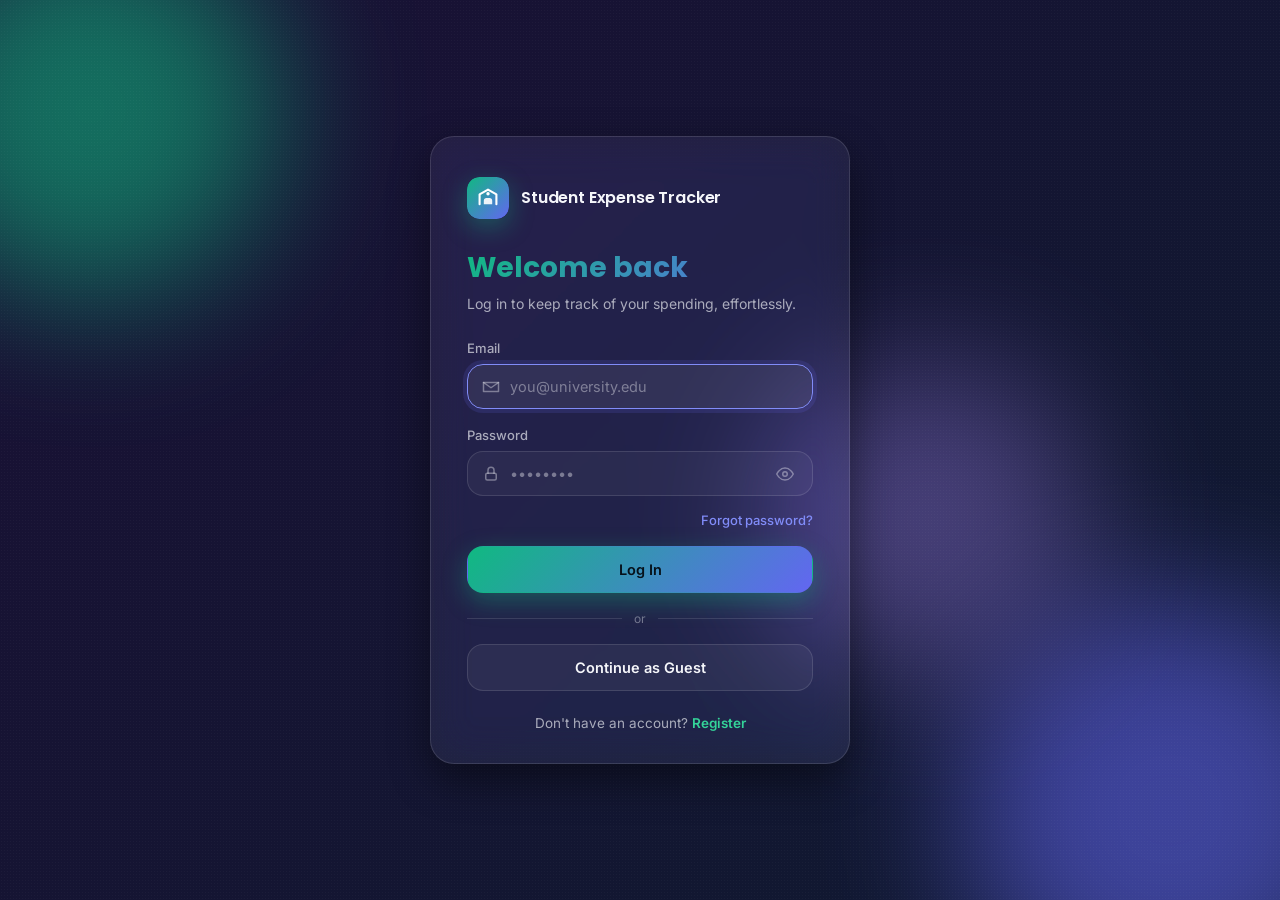
<file: goals.html>
<!DOCTYPE html>
<html lang="en">
<head>
  <meta charset="UTF-8">
  <meta name="viewport" content="width=device-width, initial-scale=1.0">
  <meta name="description" content="SpendSmart Goals — set savings targets and track your progress toward every dream.">
  <title>Goals · SpendSmart</title>
  <link rel="icon" type="image/svg+xml" href="favicon.svg">
  <link rel="icon" type="image/png" sizes="32x32" href="favicon-32x32.png">
  <link rel="icon" type="image/png" sizes="16x16" href="favicon-16x16.png">
  <link rel="apple-touch-icon" sizes="180x180" href="apple-touch-icon.png">
  <link rel="shortcut icon" href="favicon.ico">

  <link rel="preconnect" href="https://fonts.googleapis.com">
  <link rel="preconnect" href="https://fonts.gstatic.com" crossorigin>
  <link href="https://fonts.googleapis.com/css2?family=Outfit:wght@400;500;600;700;800;900&family=Inter:wght@400;500;600&display=swap" rel="stylesheet">

  <link rel="stylesheet" href="css/base.css">
  <link rel="stylesheet" href="css/pages.css">
  <script src="js/auth.js"></script>
  <script>Auth.requireAuth();</script>
  <script src="js/store.js"></script>
  <script>Store.requireOnboarded();</script>

  <style>
    /* ── Goals-specific micro tweaks ─────────────────────── */
    .goals-hero {
      background: var(--glass-bg);
      border: 1px solid var(--glass-border);
      border-radius: var(--radius-xl);
      padding: 24px 20px;
      position: relative;
      overflow: hidden;
      display: flex;
      flex-direction: column;
      gap: 6px;
    }
    .goals-hero::after {
      content: '';
      position: absolute;
      top: -80px; right: -80px;
      width: 220px; height: 220px;
      border-radius: 50%;
      background: radial-gradient(circle, rgba(16,185,129,0.15), transparent 70%);
      pointer-events: none;
    }
    .goals-hero-emoji { font-size: 36px; margin-bottom: 4px; }
    .goals-hero-title {
      font-family: 'Outfit', sans-serif;
      font-size: 22px;
      font-weight: 800;
      color: var(--text-primary);
    }
    .goals-hero-sub { font-size: 13px; color: var(--text-secondary); }
    .goals-hero-overall {
      display: flex;
      flex-direction: column;
      gap: 6px;
      margin-top: 10px;
    }
    .goals-hero-overall-row {
      display: flex;
      justify-content: space-between;
      align-items: center;
    }
    .goals-hero-overall-label { font-size: 12px; color: var(--text-muted); }
    .goals-hero-overall-val {
      font-family: 'Outfit', sans-serif;
      font-size: 16px;
      font-weight: 800;
      background: var(--gradient-primary);
      -webkit-background-clip: text;
      -webkit-text-fill-color: transparent;
      background-clip: text;
    }
    .goals-hero-track {
      height: 6px;
      background: rgba(255,255,255,0.07);
      border-radius: 10px;
      overflow: hidden;
    }
    .goals-hero-fill {
      height: 100%;
      border-radius: 10px;
      background: var(--gradient-primary);
    }
  </style>
</head>
<body>

  <!-- ── Animated mesh background ─────────────────────────────────────── -->
  <div class="mesh-bg" aria-hidden="true">
    <div class="mesh-orb orb-1"></div>
    <div class="mesh-orb orb-2"></div>
    <div class="mesh-orb orb-3"></div>
    <div class="mesh-grid"></div>
  </div>

  <!-- ── Top Navigation ───────────────────────────────────────────────── -->
  <header class="topnav">
    <div class="topnav-inner">
      <div class="nav-brand">
        <div class="brand-mark">
          <svg width="16" height="16" viewBox="0 0 24 24" fill="none" stroke="currentColor" stroke-width="2.5" stroke-linecap="round" stroke-linejoin="round"><path d="M6 3h12"/><path d="M6 8h12"/><path d="m6 13 8.5 8"/><path d="M6 13h3"/><path d="M9 13c6.667 0 6.667-10 0-10"/></svg>
        </div>
        <span class="brand-name">SpendSmart</span>
        <span class="brand-tag">BETA</span>
      </div>

      <nav class="nav-links" aria-label="Main navigation">
        <a href="index.html" class="nav-link">
          <svg width="14" height="14" viewBox="0 0 24 24" fill="none" stroke="currentColor" stroke-width="2" stroke-linecap="round" stroke-linejoin="round"><rect x="3" y="3" width="7" height="7"/><rect x="14" y="3" width="7" height="7"/><rect x="14" y="14" width="7" height="7"/><rect x="3" y="14" width="7" height="7"/></svg>
          Dashboard
        </a>
        <a href="expenses.html" class="nav-link">
          <svg width="14" height="14" viewBox="0 0 24 24" fill="none" stroke="currentColor" stroke-width="2" stroke-linecap="round" stroke-linejoin="round"><path d="M6 3h12"/><path d="M6 8h12"/><path d="m6 13 8.5 8"/><path d="M6 13h3"/><path d="M9 13c6.667 0 6.667-10 0-10"/></svg>
          Expenses
        </a>
        <a href="analytics.html" class="nav-link">
          <svg width="14" height="14" viewBox="0 0 24 24" fill="none" stroke="currentColor" stroke-width="2" stroke-linecap="round" stroke-linejoin="round"><path d="M3 3v18h18"/><path d="M18 17V9"/><path d="M13 17V5"/><path d="M8 17v-3"/></svg>
          Analytics
        </a>
        <a href="goals.html" class="nav-link active">
          <svg width="14" height="14" viewBox="0 0 24 24" fill="none" stroke="currentColor" stroke-width="2" stroke-linecap="round" stroke-linejoin="round"><path d="M12 2l3.09 6.26L22 9.27l-5 4.87 1.18 6.88L12 17.77l-6.18 3.25L7 14.14 2 9.27l6.91-1.01L12 2z"/></svg>
          Goals
        </a>
      </nav>

      <div class="nav-actions">
        <button class="nav-icon-btn" id="notificationBtn" aria-label="Notifications">
          <svg width="16" height="16" viewBox="0 0 24 24" fill="none" stroke="currentColor" stroke-width="2" stroke-linecap="round" stroke-linejoin="round"><path d="M18 8A6 6 0 006 8c0 7-3 9-3 9h18s-3-2-3-9"/><path d="M13.73 21a2 2 0 01-3.46 0"/></svg>
          <span class="notif-badge"></span>
        </button>
        <div class="nav-divider"></div>
        <div class="profile-menu-wrap">
          <button type="button" class="user-chip" id="profileBtn" aria-haspopup="true" aria-expanded="false" aria-controls="profileMenu">
            <img alt="" class="user-avatar" data-user-avatar>
            <span class="user-info">
              <span class="user-name" data-user-name></span>
              <span class="user-role" data-user-role></span>
            </span>
            <span class="online-dot"></span>
          </button>
          <div class="profile-menu" id="profileMenu" aria-label="Account menu" hidden>
            <div class="profile-menu-summary">
              <span class="profile-menu-name" data-profile-menu-name></span>
              <span class="profile-menu-email" data-profile-menu-email></span>
            </div>
            <a class="profile-menu-action" href="onboarding.html?edit=1">Edit profile &amp; budget</a>
            <a class="profile-menu-action" href="login.html#signup" data-profile-signup hidden>Sign up to save your data</a>
            <button type="button" class="profile-menu-action profile-menu-logout" data-profile-logout>Log out</button>
          </div>
        </div>
      </div>
    </div>
  </header>

  <!-- ── Main Content ──────────────────────────────────────────────────── -->
  <main class="page">

    <!-- Page header -->
    <div class="page-header slide-up">
      <div class="page-eyebrow"><span></span>Savings Tracker</div>
      <div class="page-title-row">
        <div>
          <h1 class="page-title">Goals</h1>
          <p class="page-sub" id="goalsPageSub">0 active goals</p>
        </div>
        <button class="btn-primary-sm" id="addGoalBtn" style="flex:0;white-space:nowrap;padding:10px 16px;">
          + New Goal
        </button>
      </div>
    </div>

    <!-- ── Goals summary strip ───────────────────────────────────────── -->
    <div class="goals-summary slide-up delay-1">
      <div class="stat-card">
        <div class="stat-icon stat-icon-green">
          <svg width="16" height="16" viewBox="0 0 24 24" fill="none" stroke="currentColor" stroke-width="2" stroke-linecap="round" stroke-linejoin="round"><path d="M12 2l3.09 6.26L22 9.27l-5 4.87 1.18 6.88L12 17.77l-6.18 3.25L7 14.14 2 9.27l6.91-1.01L12 2z"/></svg>
        </div>
        <div class="stat-value" id="statActiveGoals">0</div>
        <div class="stat-label">Active Goals</div>
        <div class="stat-trend trend-up" id="statActiveGoalsTrend">0 on track 🎯</div>
      </div>
      <div class="stat-card">
        <div class="stat-icon stat-icon-indigo">
          <svg width="16" height="16" viewBox="0 0 24 24" fill="none" stroke="currentColor" stroke-width="2" stroke-linecap="round" stroke-linejoin="round"><path d="M12 19V5M5 12l7 7 7-7"/></svg>
        </div>
        <div class="stat-value" id="statTotalSaved">₹0</div>
        <div class="stat-label">Total Saved</div>
        <div class="stat-trend trend-up" id="statTotalSavedTrend">↑ ₹0 this month</div>
      </div>
      <div class="stat-card">
        <div class="stat-icon stat-icon-amber">
          <svg width="16" height="16" viewBox="0 0 24 24" fill="none" stroke="currentColor" stroke-width="2" stroke-linecap="round" stroke-linejoin="round"><circle cx="12" cy="12" r="10"/><path d="M12 6v6l4 2"/></svg>
        </div>
        <div class="stat-value" id="statNextDeadline">—</div>
        <div class="stat-label">Next Deadline</div>
        <div class="stat-trend trend-up" id="statNextDeadlineGoal">—</div>
      </div>
      <div class="stat-card">
        <div class="stat-icon stat-icon-red">
          <svg width="16" height="16" viewBox="0 0 24 24" fill="none" stroke="currentColor" stroke-width="2" stroke-linecap="round" stroke-linejoin="round"><path d="M6 3h12"/><path d="M6 8h12"/><path d="m6 13 8.5 8"/><path d="M6 13h3"/><path d="M9 13c6.667 0 6.667-10 0-10"/></svg>
        </div>
        <div class="stat-value" id="statMonthlySaving">₹0</div>
        <div class="stat-label">Monthly Target</div>
        <div class="stat-trend trend-up" id="statMonthlySavingSub">needed to stay on track</div>
      </div>
    </div>

    <!-- ── Overall progress hero ─────────────────────────────────────── -->
    <div class="goals-hero slide-up delay-2" id="goalsHeroSection">
      <div class="goals-hero-emoji" id="goalsHeroEmoji">🎯</div>
      <div class="goals-hero-title" id="goalsHeroTitle">Your Savings Progress</div>
      <div class="goals-hero-sub" id="goalsHeroSub">₹0 saved out of ₹0 target across all goals.</div>
      <div class="goals-hero-overall">
        <div class="goals-hero-overall-row">
          <span class="goals-hero-overall-label">Overall progress</span>
          <span class="goals-hero-overall-val" id="goalsHeroOverallVal">0%</span>
        </div>
        <div class="goals-hero-track">
          <div class="goals-hero-fill" id="goalsHeroOverallFill" style="width:0%"></div>
        </div>
      </div>
    </div>

    <!-- ── Two-column layout (stacks on mobile) ────────────────────────── -->
    <div class="two-col-layout">

      <!-- LEFT — Goal cards -->
      <div class="goal-grid slide-up delay-3" id="goalsGrid">

        <!-- Add new goal card -->
        <div class="goal-add-card" id="addGoalCard">
          <div class="goal-add-icon">
            <svg width="20" height="20" viewBox="0 0 24 24" fill="none" stroke="currentColor" stroke-width="2.5" stroke-linecap="round"><line x1="12" y1="5" x2="12" y2="19"/><line x1="5" y1="12" x2="19" y2="12"/></svg>
          </div>
          <div class="goal-add-label">Create a New Goal</div>
          <div class="goal-add-sub">Set a target, add a deadline &amp; start saving</div>
        </div>

      </div>

      <!-- RIGHT — sidebar: milestones + tips + add form -->
      <div style="display:flex;flex-direction:column;gap:16px;">

        <!-- Add goal form (shown when button clicked) -->
        <section class="add-form-card slide-up delay-2" id="addGoalFormCard" style="display:none;border-color:rgba(99,102,241,0.25);">
          <input type="hidden" id="editingGoalId" value="">
          <div class="form-title" id="goalFormTitle">
            <svg width="16" height="16" viewBox="0 0 24 24" fill="none" stroke="currentColor" stroke-width="2.5" stroke-linecap="round"><path d="M12 2l3.09 6.26L22 9.27l-5 4.87 1.18 6.88L12 17.77l-6.18 3.25L7 14.14 2 9.27l6.91-1.01L12 2z"/></svg>
            <span id="goalFormHeading">New Savings Goal</span>
          </div>
          <div class="form-grid">
            <div class="form-group" style="grid-column:1/-1;">
              <label class="form-label" for="goalName">Goal Name</label>
              <input class="form-control" id="goalName" type="text" placeholder="e.g. New Smartphone">
            </div>
            <div class="form-group">
              <label class="form-label" for="goalTarget">Target Amount (<span data-currency-symbol>₹</span>)</label>
              <input class="form-control" id="goalTarget" type="text" inputmode="decimal" placeholder="0.00">
            </div>
            <div class="form-group">
              <label class="form-label" for="goalSaved">Already Saved (<span data-currency-symbol>₹</span>)</label>
              <input class="form-control" id="goalSaved" type="text" inputmode="decimal" placeholder="0.00">
            </div>
            <div class="form-group">
              <label class="form-label" for="goalDeadline">Target Date</label>
              <input class="form-control" id="goalDeadline" type="date">
            </div>
            <div class="form-group">
              <label class="form-label" for="goalIcon">Icon / Emoji</label>
              <input class="form-control" id="goalIcon" type="text" placeholder="🎯" maxlength="2">
            </div>
          </div>
          <div class="form-actions" style="margin-top:14px;display:flex;align-items:center;gap:8px;">
            <button class="btn-ghost-sm" id="deleteGoalBtn" type="button" style="display:none;color:#F87171;margin-right:auto;">Delete Goal</button>
            <button class="btn-ghost-sm" id="cancelGoalBtn" type="button">Cancel</button>
            <button class="btn-primary-sm" id="saveGoalBtn" type="button">Create Goal</button>
          </div>
        </section>

        <!-- Milestones timeline -->
        <section class="card slide-up delay-3" id="milestonesSection">
          <div class="card-head">
            <div>
              <h2 class="card-title" id="milestoneCardTitle">🎯 Goal Milestones</h2>
              <p class="card-sub" id="milestoneCardSub">Select a goal to view progress milestones</p>
            </div>
          </div>
          <div class="milestone-list" id="milestoneList">
          </div>
        </section>

        <!-- Smart saving tips -->
        <section class="card slide-up delay-4" id="goalTipsSection">
          <div class="card-head">
            <div>
              <h2 class="card-title">Smart Saving Tips</h2>
              <p class="card-sub">Tailored to your goals</p>
            </div>
          </div>
          <div id="goalTipsContainer" style="display:flex;flex-direction:column;gap:10px;">
          </div>
        </section>

        <!-- Completed goals -->
        <section class="card slide-up delay-5" id="completedGoalsSection">
          <div class="card-head">
            <div>
              <h2 class="card-title">Completed Goals 🏅</h2>
              <p class="card-sub" id="completedGoalsSub">0 goals achieved</p>
            </div>
          </div>
          <div id="completedGoalsList" style="display:flex;flex-direction:column;gap:10px;">
          </div>
        </section>

      </div>
    </div>

  </main>

  <!-- ── Bottom navigation (mobile) ──────────────────────────────────── -->
  <nav class="bottom-nav" aria-label="Mobile navigation">
    <a href="index.html" class="bn-item">
      <svg width="20" height="20" viewBox="0 0 24 24" fill="none" stroke="currentColor" stroke-width="2" stroke-linecap="round" stroke-linejoin="round"><rect x="3" y="3" width="7" height="7"/><rect x="14" y="3" width="7" height="7"/><rect x="14" y="14" width="7" height="7"/><rect x="3" y="14" width="7" height="7"/></svg>
      <span>Home</span>
    </a>
    <a href="expenses.html" class="bn-item">
      <svg width="20" height="20" viewBox="0 0 24 24" fill="none" stroke="currentColor" stroke-width="2" stroke-linecap="round" stroke-linejoin="round"><path d="M6 3h12"/><path d="M6 8h12"/><path d="m6 13 8.5 8"/><path d="M6 13h3"/><path d="M9 13c6.667 0 6.667-10 0-10"/></svg>
      <span>Expenses</span>
    </a>
    <a href="expenses.html#add" class="bn-item bn-add" aria-label="Add expense">
      <svg width="22" height="22" viewBox="0 0 24 24" fill="none" stroke="currentColor" stroke-width="2.5" stroke-linecap="round"><line x1="12" y1="5" x2="12" y2="19"/><line x1="5" y1="12" x2="19" y2="12"/></svg>
    </a>
    <a href="analytics.html" class="bn-item">
      <svg width="20" height="20" viewBox="0 0 24 24" fill="none" stroke="currentColor" stroke-width="2" stroke-linecap="round" stroke-linejoin="round"><path d="M3 3v18h18"/><path d="M18 17V9"/><path d="M13 17V5"/><path d="M8 17v-3"/></svg>
      <span>Analytics</span>
    </a>
    <a href="goals.html" class="bn-item active">
      <svg width="20" height="20" viewBox="0 0 24 24" fill="none" stroke="currentColor" stroke-width="2" stroke-linecap="round" stroke-linejoin="round"><path d="M12 2l3.09 6.26L22 9.27l-5 4.87 1.18 6.88L12 17.77l-6.18 3.25L7 14.14 2 9.27l6.91-1.01L12 2z"/></svg>
      <span>Goals</span>
    </a>
  </nav>

  <script>
    const addGoalFormCard = document.getElementById('addGoalFormCard');
    const addGoalBtn = document.getElementById('addGoalBtn');
    const addGoalCard = document.getElementById('addGoalCard');
    const cancelGoalBtn = document.getElementById('cancelGoalBtn');

    function showGoalForm(e) {
      if (e) e.preventDefault();
      addGoalFormCard.style.display = 'block';
      addGoalFormCard.scrollIntoView({ behavior: 'smooth', block: 'start' });
    }

    if (addGoalBtn) addGoalBtn.addEventListener('click', showGoalForm);
    if (addGoalCard) addGoalCard.addEventListener('click', showGoalForm);
    if (cancelGoalBtn) cancelGoalBtn.addEventListener('click', () => {
      addGoalFormCard.style.display = 'none';
    });
  </script>

  <script src="js/ui.js"></script>
  <script src="js/insights.js"></script>
  <script src="js/goals.js"></script>
</body>
</html>
</file>
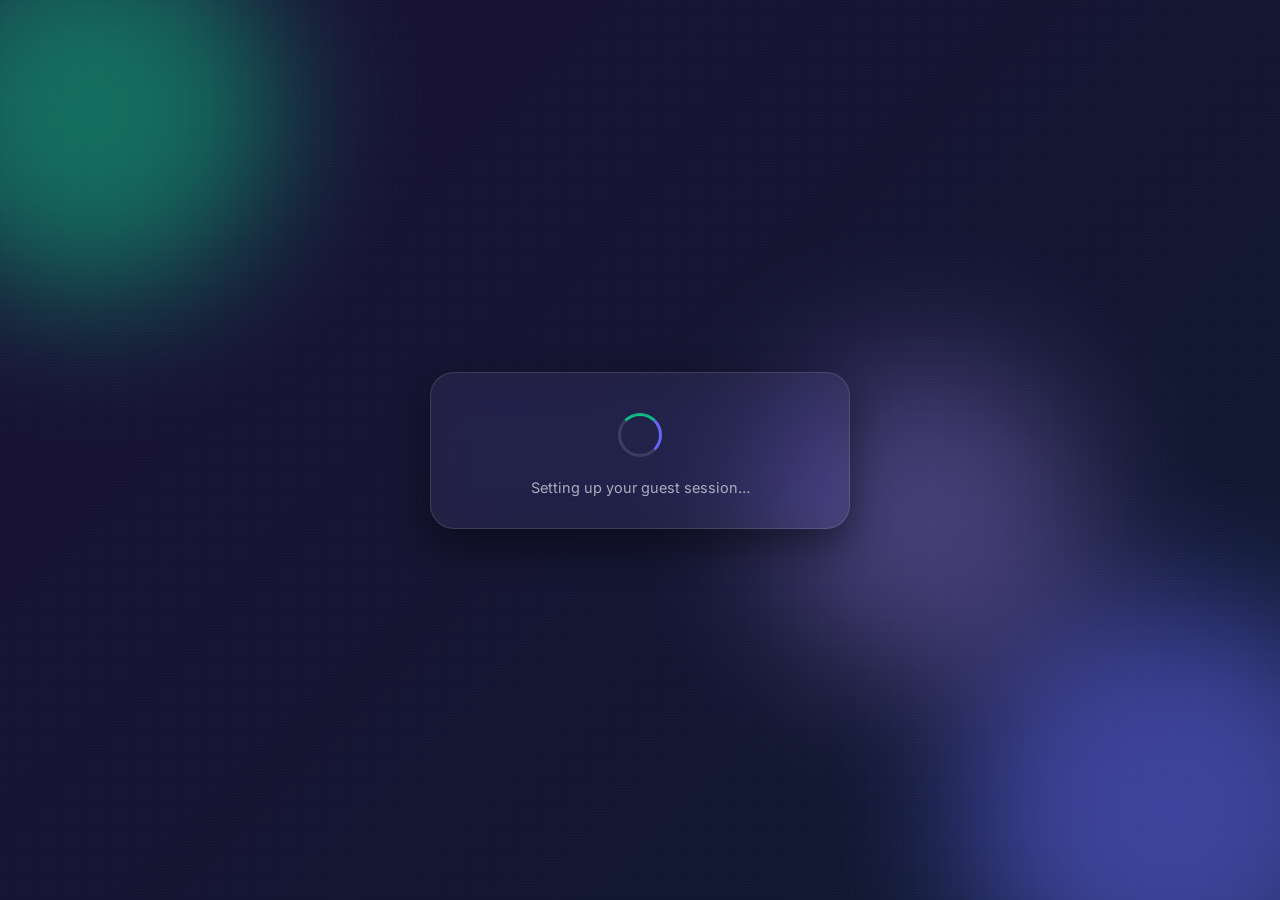
<file: guest-loading.html>
<!DOCTYPE html>
<html lang="en">
<head>
  <meta charset="UTF-8">
  <meta name="viewport" content="width=device-width, initial-scale=1.0">
  <meta id="guestRedirect" http-equiv="refresh" content="2;url=index.html">
  <title>Signing you in · Student Expense Tracker</title>
  <link rel="icon" type="image/svg+xml" href="favicon.svg">
  <link rel="icon" type="image/png" sizes="32x32" href="favicon-32x32.png">
  <link rel="icon" type="image/png" sizes="16x16" href="favicon-16x16.png">
  <link rel="apple-touch-icon" sizes="180x180" href="apple-touch-icon.png">
  <link rel="shortcut icon" href="favicon.ico">

  <link rel="preconnect" href="https://fonts.googleapis.com">
  <link rel="preconnect" href="https://fonts.gstatic.com" crossorigin>
  <link href="https://fonts.googleapis.com/css2?family=Poppins:wght@500;600;700;800&family=Inter:wght@400;500;600&display=swap" rel="stylesheet">

  <link rel="stylesheet" href="css/base.css">
  <link rel="stylesheet" href="css/login.css">
  <script src="js/auth.js"></script>
</head>
<body>

  <div class="bg-scene" aria-hidden="true">
    <span class="blob blob-emerald"></span>
    <span class="blob blob-indigo"></span>
    <span class="blob blob-purple"></span>
    <div class="grain"></div>
  </div>

  <main class="login-wrapper">
    <section class="login-card fade-in loading-card">
      <div class="loading-spinner" aria-hidden="true"></div>
      <p class="loading-text" id="guestStatus" role="status">Setting up your guest session&hellip;</p>
      <a class="btn btn-ghost" id="guestReturn" href="login.html" hidden>Back to sign in</a>
    </section>
  </main>

  <script>
    (function () {
      const guestResult = Auth.loginAsGuest();
      if (!guestResult.ok) {
        document.getElementById("guestRedirect").remove();
        const status = document.getElementById("guestStatus");
        status.setAttribute("role", "alert");
        status.textContent = guestResult.message;
        document.getElementById("guestReturn").hidden = false;
      }
    })();
  </script>

</body>
</html>
</file>
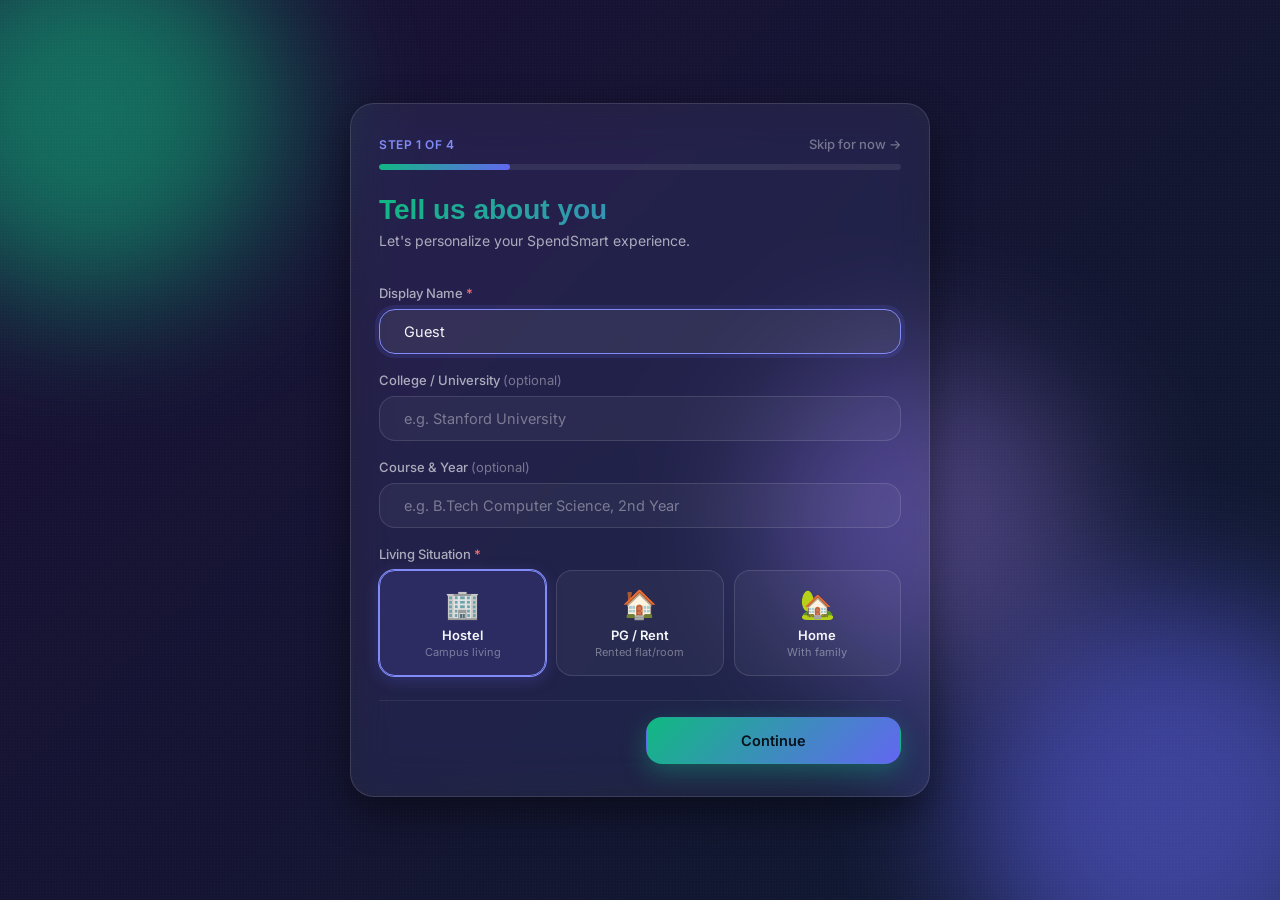
<file: login.html>
<!DOCTYPE html>
<html lang="en">
<head>
  <meta charset="UTF-8">
  <meta name="viewport" content="width=device-width, initial-scale=1.0">
  <title>Login · Student Expense Tracker</title>
  <link rel="icon" type="image/svg+xml" href="favicon.svg">
  <link rel="icon" type="image/png" sizes="32x32" href="favicon-32x32.png">
  <link rel="icon" type="image/png" sizes="16x16" href="favicon-16x16.png">
  <link rel="apple-touch-icon" sizes="180x180" href="apple-touch-icon.png">
  <link rel="shortcut icon" href="favicon.ico">

  <!-- Google Fonts -->
  <link rel="preconnect" href="https://fonts.googleapis.com">
  <link rel="preconnect" href="https://fonts.gstatic.com" crossorigin>
  <link href="https://fonts.googleapis.com/css2?family=Poppins:wght@500;600;700;800&family=Inter:wght@400;500;600&display=swap" rel="stylesheet">

  <link rel="stylesheet" href="css/base.css">
  <link rel="stylesheet" href="css/login.css">
  <script src="js/auth.js"></script>
  <script>Auth.redirectIfLoggedIn();</script>
</head>
<body>

 
  <div class="bg-scene" aria-hidden="true">
    <span class="blob blob-emerald"></span>
    <span class="blob blob-indigo"></span>
    <span class="blob blob-purple"></span>
    <div class="grain"></div>
  </div>

  <main class="login-wrapper">
    <section class="login-card fade-in">

      <div class="brand slide-up">
        <img src="assets/logo.svg" alt="Student Expense Tracker logo" class="brand-logo">
        <h1 class="brand-name">Student Expense Tracker</h1>
      </div>

      
      <div class="welcome-text slide-up delay-1">
        <h2 id="formHeading">Welcome back</h2>
        <p id="formSubtext">Log in to keep track of your spending, effortlessly.</p>
      </div>

      
      <form class="login-form slide-up delay-2" id="loginForm" data-mode="login" novalidate>

        <div class="input-group" data-signup-only>
          <label for="fullName">Full name</label>
          <div class="input-field">
            <input type="text" id="fullName" name="name" placeholder="Your full name" autocomplete="name" aria-invalid="false" aria-describedby="nameError">
          </div>
          <span class="input-error" id="nameError"></span>
        </div>

        <div class="input-group">
          <label for="email">Email</label>
          <div class="input-field">
            <svg class="input-icon" width="18" height="18" viewBox="0 0 24 24" fill="none" stroke="currentColor" stroke-width="2" stroke-linecap="round" stroke-linejoin="round"><path d="M4 4h16v16H4z" stroke="none"/><path d="M22 6l-10 7L2 6"/><path d="M2 6h20v12H2z"/></svg>
            <input type="email" id="email" name="email" placeholder="you@university.edu" autocomplete="email" aria-invalid="false" aria-describedby="emailError">
          </div>
          <span class="input-error" id="emailError">Please enter a valid email address.</span>
        </div>

        <div class="input-group">
          <label for="password">Password</label>
          <div class="input-field">
            <svg class="input-icon" width="18" height="18" viewBox="0 0 24 24" fill="none" stroke="currentColor" stroke-width="2" stroke-linecap="round" stroke-linejoin="round"><rect x="5" y="11" width="14" height="9" rx="2"/><path d="M8 11V7a4 4 0 118 0v4"/></svg>
            <input type="password" id="password" name="password" placeholder="••••••••" autocomplete="current-password" aria-invalid="false" aria-describedby="passwordError">
            <button type="button" class="toggle-password" id="togglePassword" aria-label="Show password" aria-pressed="false">
              <svg width="18" height="18" viewBox="0 0 24 24" fill="none" stroke="currentColor" stroke-width="2" stroke-linecap="round" stroke-linejoin="round"><path d="M1 12s4-8 11-8 11 8 11 8-4 8-11 8-11-8-11-8z"/><circle cx="12" cy="12" r="3"/></svg>
            </button>
          </div>
          <span class="input-error" id="passwordError">Please enter your password.</span>
        </div>

        <div class="input-group" data-signup-only>
          <label for="confirmPassword">Confirm password</label>
          <div class="input-field">
            <input type="password" id="confirmPassword" name="confirmPassword" placeholder="Confirm your password" autocomplete="new-password" aria-invalid="false" aria-describedby="confirmPasswordError">
            <button type="button" class="toggle-password" id="toggleConfirmPassword" aria-label="Show confirm password" aria-pressed="false">
              <svg width="18" height="18" viewBox="0 0 24 24" fill="none" stroke="currentColor" stroke-width="2" stroke-linecap="round" stroke-linejoin="round"><path d="M1 12s4-8 11-8 11 8 11 8-4 8-11 8-11-8-11-8z"/><circle cx="12" cy="12" r="3"/></svg>
            </button>
          </div>
          <span class="input-error" id="confirmPasswordError"></span>
        </div>

        <div class="form-row" data-login-only>
          <a href="#" class="forgot-link">Forgot password?</a>
        </div>

        <div class="form-message" id="formMessage" role="alert" aria-live="assertive" hidden></div>
        <div class="form-notice" id="formNotice" role="status" aria-live="polite" hidden></div>

        <button type="submit" class="btn btn-primary" id="loginBtn">
          <span class="btn-label" id="btnLabel">Log In</span>
          <span class="btn-spinner" aria-hidden="true"></span>
        </button>

        <div class="divider"><span>or</span></div>

        <a href="guest-loading.html" class="btn btn-ghost" id="guestBtn">
          <span class="btn-label">Continue as Guest</span>
          <span class="btn-spinner" aria-hidden="true"></span>
        </a>
      </form>

      <p class="register-text slide-up delay-3">
        <span id="registerPrompt">Don't have an account? </span><a href="#signup" class="register-link" id="registerLink">Register</a>
      </p>

    </section>
  </main>

  <script src="js/login.js"></script>
</body>
</html>
</file>
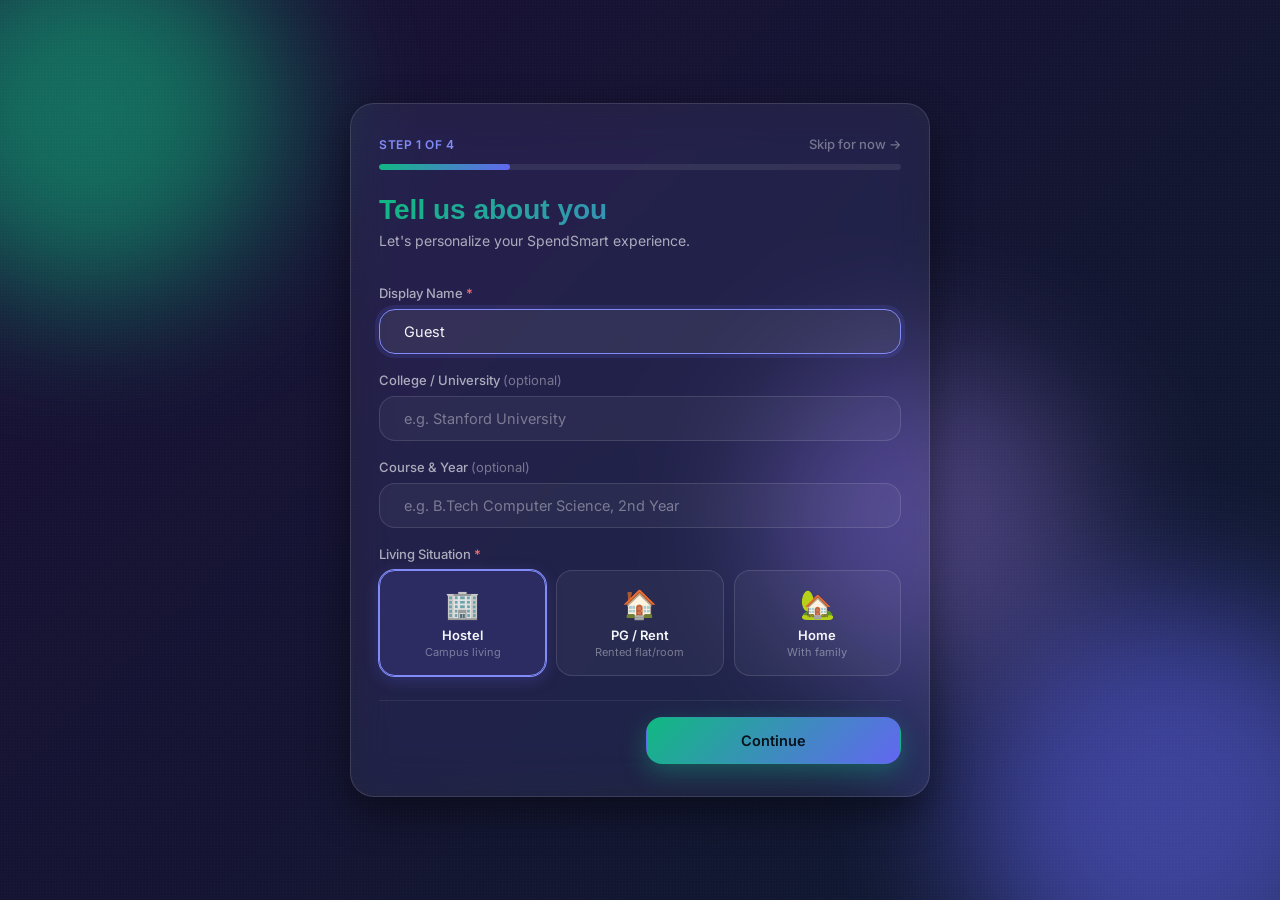
<file: onboarding.html>
<!DOCTYPE html>
<html lang="en">
<head>
  <meta charset="UTF-8">
  <meta name="viewport" content="width=device-width, initial-scale=1.0">
  <title>Setup Your Profile · SpendSmart</title>
  <link rel="icon" type="image/svg+xml" href="favicon.svg">
  <link rel="icon" type="image/png" sizes="32x32" href="favicon-32x32.png">
  <link rel="icon" type="image/png" sizes="16x16" href="favicon-16x16.png">
  <link rel="apple-touch-icon" sizes="180x180" href="apple-touch-icon.png">
  <link rel="shortcut icon" href="favicon.ico">

  <!-- Fonts -->
  <link rel="preconnect" href="https://fonts.googleapis.com">
  <link rel="preconnect" href="https://fonts.gstatic.com" crossorigin>
  <link href="https://fonts.googleapis.com/css2?family=Outfit:wght@400;500;600;700;800;900&family=Inter:wght@400;500;600&display=swap" rel="stylesheet">

  <link rel="stylesheet" href="css/base.css">
  <link rel="stylesheet" href="css/login.css">
  <link rel="stylesheet" href="css/onboarding.css">
  <script src="js/auth.js"></script>
  <script src="js/store.js"></script>
  <script src="js/ui.js"></script>
</head>
<body>

  <!-- Background scene matching login -->
  <div class="bg-scene" aria-hidden="true">
    <span class="blob blob-emerald"></span>
    <span class="blob blob-indigo"></span>
    <span class="blob blob-purple"></span>
    <div class="grain"></div>
  </div>

  <main class="onboard-wrapper">
    <section class="onboard-card fade-in" id="wizardCard">

      <!-- Header with step progress -->
      <div class="onboard-header">
        <div class="onboard-top-row">
          <span class="onboard-step-indicator" id="stepCounter">Step 1 of 4</span>
          <button type="button" class="skip-guest-link" id="skipGuestBtn" hidden>Skip for now &rarr;</button>
        </div>
        <div class="onboard-progress-track">
          <div class="onboard-progress-bar" id="progressBar"></div>
        </div>
      </div>

      <!-- STEP 1: About You -->
      <div class="step-pane active" id="stepPane1" data-step="1">
        <div class="welcome-text" style="margin-bottom:18px;">
          <h2 class="onboard-step-heading">Tell us about you</h2>
          <p class="onboard-step-sub">Let's personalize your SpendSmart experience.</p>
        </div>

        <div class="input-group" id="grpDisplayName">
          <label for="displayName">Display Name <span style="color:var(--red)">*</span></label>
          <div class="input-field">
            <input type="text" id="displayName" placeholder="e.g. Alex" maxlength="50" autocomplete="name" aria-describedby="displayNameErr">
          </div>
          <span class="input-error" id="displayNameErr"></span>
        </div>

        <div class="input-group" id="grpCollege">
          <label for="college">College / University <span style="color:var(--text-muted);font-weight:normal">(optional)</span></label>
          <div class="input-field">
            <input type="text" id="college" placeholder="e.g. Stanford University" maxlength="100">
          </div>
        </div>

        <div class="input-group" id="grpCourse">
          <label for="course">Course &amp; Year <span style="color:var(--text-muted);font-weight:normal">(optional)</span></label>
          <div class="input-field">
            <input type="text" id="course" placeholder="e.g. B.Tech Computer Science, 2nd Year" maxlength="80">
          </div>
        </div>

        <div class="input-group" id="grpLiving">
          <label id="livingLabel">Living Situation <span style="color:var(--red)">*</span></label>
          <div class="choice-cards-grid" role="radiogroup" aria-labelledby="livingLabel">
            <div class="choice-card selected" data-value="hostel" tabindex="0" role="radio" aria-checked="true">
              <span class="choice-icon">🏢</span>
              <span class="choice-title">Hostel</span>
              <span class="choice-sub">Campus living</span>
            </div>
            <div class="choice-card" data-value="pg" tabindex="0" role="radio" aria-checked="false">
              <span class="choice-icon">🏠</span>
              <span class="choice-title">PG / Rent</span>
              <span class="choice-sub">Rented flat/room</span>
            </div>
            <div class="choice-card" data-value="home" tabindex="0" role="radio" aria-checked="false">
              <span class="choice-icon">🏡</span>
              <span class="choice-title">Home</span>
              <span class="choice-sub">With family</span>
            </div>
          </div>
          <span class="input-error" id="livingErr"></span>
        </div>
      </div>

      <!-- STEP 2: Your Money -->
      <div class="step-pane" id="stepPane2" data-step="2">
        <div class="welcome-text" style="margin-bottom:18px;">
          <h2 class="onboard-step-heading">Your Money &amp; Budget</h2>
          <p class="onboard-step-sub">Set your currency and monthly spending limit.</p>
        </div>

        <div class="input-group" id="grpCurrency">
          <label for="currencySelect">Currency</label>
          <div class="input-field">
            <select id="currencySelect" style="width:100%;background:transparent;border:none;color:var(--text-primary);outline:none;font-size:14.5px;padding:12px 0;">
              <option value="INR" style="background:#0f152d;">INR (₹) — Indian Rupee</option>
              <option value="USD" style="background:#0f152d;">USD ($) — US Dollar</option>
              <option value="EUR" style="background:#0f152d;">EUR (€) — Euro</option>
              <option value="GBP" style="background:#0f152d;">GBP (£) — British Pound</option>
            </select>
          </div>
          <span class="input-hint" style="font-size:11.5px;color:var(--text-muted);margin-top:2px;">Changes currency symbol only, no rate conversion.</span>
        </div>

        <div class="input-group" id="grpIncome">
          <label for="monthlyIncome">Monthly Income / Allowance <span style="color:var(--text-muted);font-weight:normal">(optional)</span></label>
          <div class="input-field">
            <input type="text" inputmode="numeric" id="monthlyIncome" placeholder="e.g. 15,000">
          </div>
        </div>

        <div class="input-group">
          <label>Income Sources <span style="color:var(--text-muted);font-weight:normal">(select all that apply)</span></label>
          <div class="chips-select-wrap" id="incomeSourcesChips">
            <span class="select-chip" data-source="Parents">Parents</span>
            <span class="select-chip" data-source="Part-time job">Part-time job</span>
            <span class="select-chip" data-source="Scholarship">Scholarship</span>
            <span class="select-chip" data-source="Other">Other</span>
          </div>
        </div>

        <div class="input-group" id="grpBudget">
          <label for="monthlyBudget">Monthly Spending Budget <span style="color:var(--red)">*</span></label>
          <div class="input-field">
            <input type="text" inputmode="numeric" id="monthlyBudget" placeholder="e.g. 10,000" aria-describedby="monthlyBudgetErr">
          </div>
          <span class="input-error" id="monthlyBudgetErr"></span>
          <span class="input-hint" style="font-size:11.5px;color:var(--text-muted);margin-top:2px;">Your overall target spending cap for each calendar month.</span>
        </div>
      </div>

      <!-- STEP 3: Category Budgets -->
      <div class="step-pane" id="stepPane3" data-step="3">
        <div class="welcome-text" style="margin-bottom:14px;">
          <div style="display:flex;justify-content:space-between;align-items:flex-start;">
            <div>
              <h2 class="onboard-step-heading">Category Budgets</h2>
              <p class="onboard-step-sub">Divide your monthly budget into spending buckets.</p>
            </div>
            <button type="button" class="btn btn-ghost btn-sm" id="btnAutoSplit" style="padding:6px 12px;font-size:12px;">Auto-split</button>
          </div>
        </div>

        <!-- Allocation status bar -->
        <div class="alloc-summary-bar">
          <div class="alloc-stat-row">
            <span style="color:var(--text-secondary);font-size:12.5px;">Allocated: <strong id="allocSpentText" style="color:var(--text-primary);">₹0</strong> / <span id="allocTotalText">₹10,000</span></span>
            <span id="allocStatusTag" style="font-size:12px;font-weight:700;color:var(--emerald-light);">0% allocated</span>
          </div>
          <div class="alloc-progress-track">
            <div class="alloc-progress-fill" id="allocProgressFill" style="width:0%"></div>
          </div>
          <div class="alloc-error-msg" id="allocErrorMsg" hidden></div>
        </div>

        <!-- Inputs for all 8 categories -->
        <div class="cat-budget-grid" id="catBudgetGrid">
          <!-- Dynamically populated from Store.CATEGORIES -->
        </div>
      </div>

      <!-- STEP 4: First Goal & Finish -->
      <div class="step-pane" id="stepPane4" data-step="4">
        <div class="welcome-text" style="margin-bottom:16px;">
          <h2 class="onboard-step-heading">Set Your First Goal</h2>
          <p class="onboard-step-sub">Optional — start saving for something you care about.</p>
        </div>

        <div class="input-group" id="grpGoalName">
          <label for="goalName">Goal Name <span style="color:var(--text-muted);font-weight:normal">(optional)</span></label>
          <div class="input-field">
            <input type="text" id="goalName" placeholder="e.g. New Laptop Fund" maxlength="60" aria-describedby="goalNameErr">
          </div>
          <span class="input-error" id="goalNameErr"></span>
        </div>

        <div style="display:grid;grid-template-columns:1fr 1fr;gap:12px;">
          <div class="input-group" id="grpGoalTarget">
            <label for="goalTarget">Target Amount (<span data-currency-symbol>₹</span>)</label>
            <div class="input-field">
              <input type="text" inputmode="numeric" id="goalTarget" placeholder="e.g. 45,000" aria-describedby="goalTargetErr">
            </div>
            <span class="input-error" id="goalTargetErr"></span>
          </div>

          <div class="input-group" id="grpGoalDate">
            <label for="goalDeadline">Target Date</label>
            <div class="input-field">
              <input type="date" id="goalDeadline" aria-describedby="goalDateErr">
            </div>
            <span class="input-error" id="goalDateErr"></span>
          </div>
        </div>

        <div class="input-group">
          <label>Goal Icon</label>
          <div class="emoji-picker-row" id="goalEmojiPicker">
            <button type="button" class="emoji-btn selected" data-emoji="💻">💻</button>
            <button type="button" class="emoji-btn" data-emoji="🛡️">🛡️</button>
            <button type="button" class="emoji-btn" data-emoji="✈️">✈️</button>
            <button type="button" class="emoji-btn" data-emoji="🎧">🎧</button>
            <button type="button" class="emoji-btn" data-emoji="📱">📱</button>
            <button type="button" class="emoji-btn" data-emoji="📚">📚</button>
            <button type="button" class="emoji-btn" data-emoji="🏍️">🏍️</button>
            <button type="button" class="emoji-btn" data-emoji="🎓">🎓</button>
            <button type="button" class="emoji-btn" data-emoji="🎁">🎁</button>
            <button type="button" class="emoji-btn" data-emoji="🏠">🏠</button>
            <button type="button" class="emoji-btn" data-emoji="🎮">🎮</button>
            <button type="button" class="emoji-btn" data-emoji="💰">💰</button>
          </div>
        </div>

        <div class="section-divider" style="margin:8px 0;" id="sampleDataDivider"></div>

        <label class="checkbox-label" id="sampleDataWrap">
          <input type="checkbox" id="chkSampleData">
          <span>Add sample transactions so I can explore</span>
        </label>
      </div>

      <!-- Navigation buttons -->
      <div class="onboard-actions">
        <button type="button" class="btn btn-ghost" id="btnBack" style="visibility:hidden">Back</button>
        <button type="button" class="btn btn-primary" id="btnNext">
          <span id="btnNextLabel">Continue</span>
          <span class="btn-spinner" aria-hidden="true"></span>
        </button>
      </div>

      <!-- Success Screen -->
      <div class="onboard-success" id="successScreen">
        <div class="success-icon-badge">✨</div>
        <h2 style="font-family:'Outfit',sans-serif;font-size:26px;font-weight:800;color:var(--text-primary);">You're all set!</h2>
        <p style="font-size:14px;color:var(--text-secondary);max-width:360px;line-height:1.6;">
          Your budget and preferences are saved. Loading your personalized SpendSmart dashboard...
        </p>
      </div>

    </section>
  </main>

  <script src="js/onboarding.js"></script>
</body>
</html>
</file>
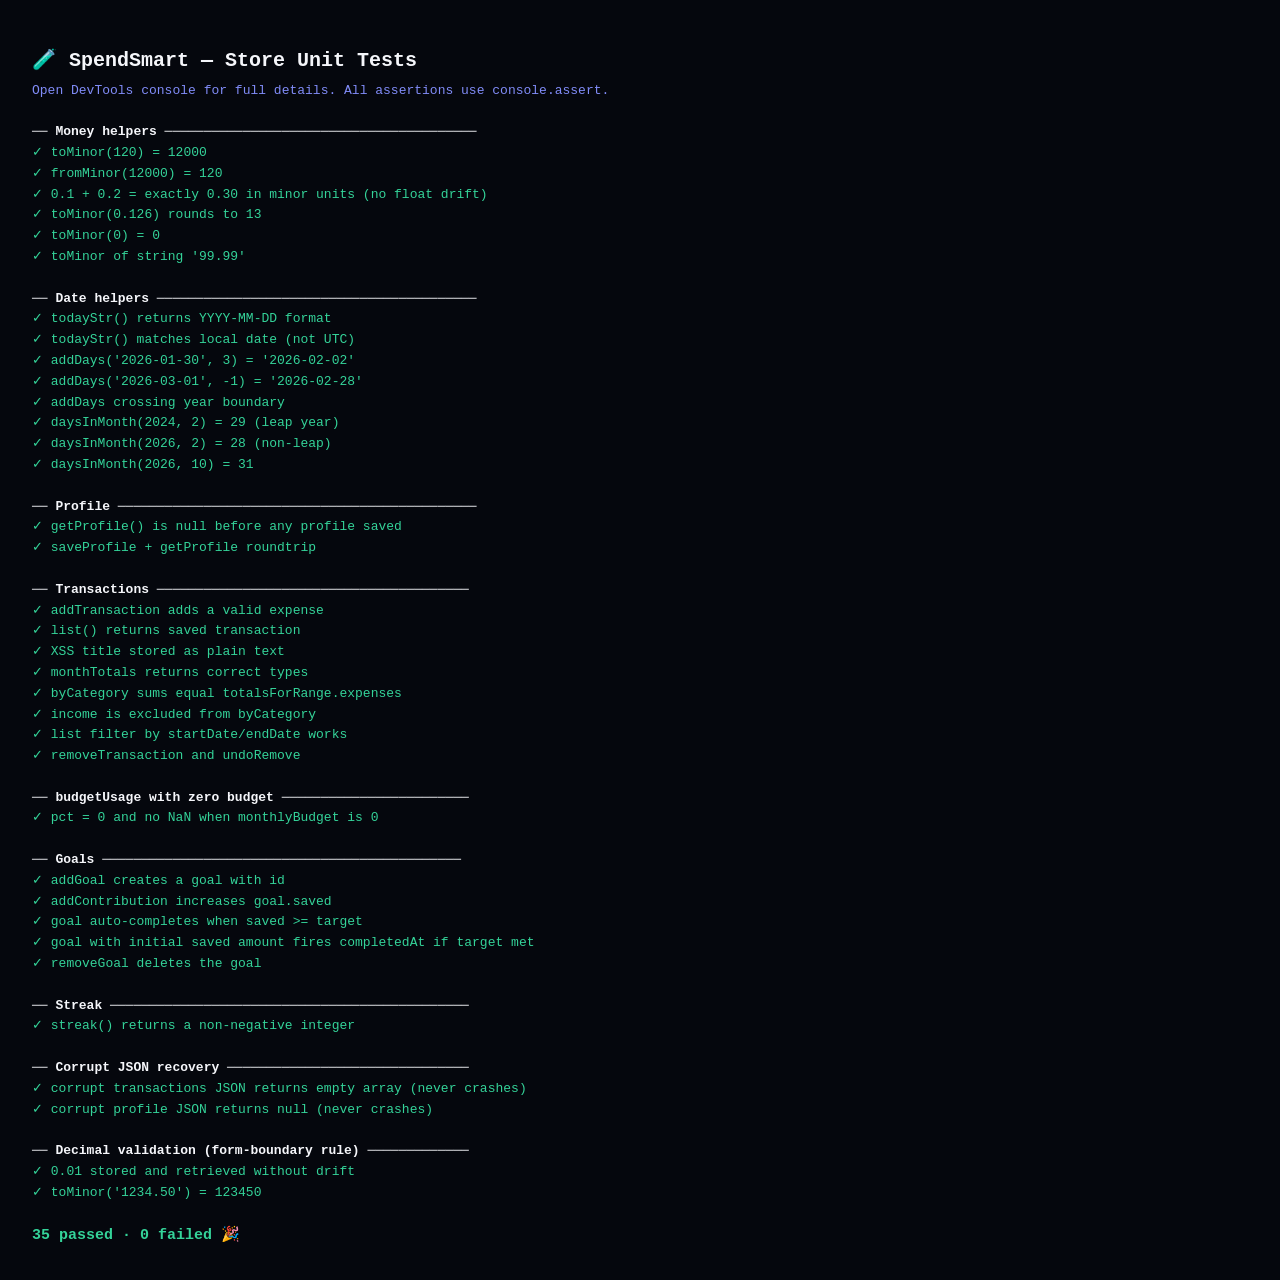
<file: tests/store-check.html>
<!DOCTYPE html>
<html lang="en">
<head>
  <meta charset="UTF-8">
  <meta name="viewport" content="width=device-width, initial-scale=1.0">
  <title>Store Unit Tests · SpendSmart</title>
  <style>
    body  { font-family: monospace; background: #05070d; color: #F5F6FA; padding: 24px; line-height: 1.6; }
    h1    { font-size: 20px; margin-bottom: 4px; }
    .sub  { font-size: 13px; color: #818CF8; margin-bottom: 20px; }
    pre   { margin: 0; white-space: pre-wrap; }
    .pass { color: #34D399; }
    .fail { color: #F87171; font-weight: bold; }
    .skip { color: #FCD34D; }
    .sep  { border-top: 1px solid #1e2235; margin: 14px 0; }
    #summary { margin-top: 20px; font-size: 15px; font-weight: bold; }
  </style>
</head>
<body>
<h1>🧪 SpendSmart — Store Unit Tests</h1>
<div class="sub">Open DevTools console for full details. All assertions use console.assert.</div>
<pre id="out"></pre>
<div id="summary"></div>

<!-- Load auth stub first (store.js calls Auth.userKey / Auth.isLoggedIn) -->
<script>
  // Minimal Auth stub for isolated tests
  window.Auth = {
    userKey:    name => `__ss_test__.${name}`,
    isLoggedIn: ()   => true,
    getSession: ()   => ({ userId: "__test__", name: "Tester", guest: false }),
  };
</script>
<script src="../js/store.js"></script>
<script>
  "use strict";

  const out = document.getElementById("out");
  let passed = 0, failed = 0;

  // ── Helpers ───────────────────────────────────────────────────────────────
  function log(msg)  { out.innerHTML += msg + "\n"; }
  function sep()     { log('<span class="sep"></span>'); }

  function test(name, fn) {
    try {
      fn();
      log(`<span class="pass">✓ ${name}</span>`);
      passed++;
    } catch (e) {
      log(`<span class="fail">✗ ${name}: ${e.message}</span>`);
      console.error(`FAIL: ${name}`, e);
      failed++;
    }
  }

  function assert(cond, msg) {
    if (!cond) throw new Error(msg || "Assertion failed");
  }

  function assertEqual(a, b, msg) {
    if (a !== b) throw new Error(`${msg || ""} — expected ${JSON.stringify(b)}, got ${JSON.stringify(a)}`);
  }

  function assertApprox(a, b, eps, msg) {
    if (Math.abs(a - b) > eps) throw new Error(`${msg || ""} — expected ≈${b}, got ${a}`);
  }

  // ── Clean slate ───────────────────────────────────────────────────────────
  ["profile", "transactions", "goals"].forEach(k =>
    localStorage.removeItem(Auth.userKey(k))
  );

  // ════════════════════════════════════════════════════════════════════════════
  log("<b>── Money helpers ────────────────────────────────────────</b>");
  // ════════════════════════════════════════════════════════════════════════════

  test("toMinor(120) = 12000", () =>
    assertEqual(Store.toMinor(120), 12000));

  test("fromMinor(12000) = 120", () =>
    assertEqual(Store.fromMinor(12000), 120));

  test("0.1 + 0.2 = exactly 0.30 in minor units (no float drift)", () => {
    const sum = Store.toMinor(0.1) + Store.toMinor(0.2);
    assertEqual(sum, 30, "10 + 20 = 30 paise");
    assertEqual(sum, Store.toMinor(0.3), "same as toMinor(0.3)");
    // Prove the raw float is broken
    assert(0.1 + 0.2 !== 0.3, "JS float drift still exists in raw arithmetic");
  });

  test("toMinor(0.126) rounds to 13", () =>
    assertEqual(Store.toMinor(0.126), 13));

  test("toMinor(0) = 0", () =>
    assertEqual(Store.toMinor(0), 0));

  test("toMinor of string '99.99'", () =>
    assertEqual(Store.toMinor("99.99"), 9999));

  sep();
  // ════════════════════════════════════════════════════════════════════════════
  log("<b>── Date helpers ─────────────────────────────────────────</b>");
  // ════════════════════════════════════════════════════════════════════════════

  test("todayStr() returns YYYY-MM-DD format", () => {
    const s = Store.todayStr();
    assert(/^\d{4}-\d{2}-\d{2}$/.test(s), `Bad format: "${s}"`);
  });

  test("todayStr() matches local date (not UTC)", () => {
    const d = new Date();
    const local = [
      d.getFullYear(),
      String(d.getMonth() + 1).padStart(2, "0"),
      String(d.getDate()).padStart(2, "0"),
    ].join("-");
    assertEqual(Store.todayStr(), local, "Must use local date");
  });

  test("addDays('2026-01-30', 3) = '2026-02-02'", () =>
    assertEqual(Store.addDays("2026-01-30", 3), "2026-02-02"));

  test("addDays('2026-03-01', -1) = '2026-02-28'", () =>
    assertEqual(Store.addDays("2026-03-01", -1), "2026-02-28"));

  test("addDays crossing year boundary", () =>
    assertEqual(Store.addDays("2025-12-31", 1), "2026-01-01"));

  test("daysInMonth(2024, 2) = 29 (leap year)", () =>
    assertEqual(Store.daysInMonth(2024, 2), 29));

  test("daysInMonth(2026, 2) = 28 (non-leap)", () =>
    assertEqual(Store.daysInMonth(2026, 2), 28));

  test("daysInMonth(2026, 10) = 31", () =>
    assertEqual(Store.daysInMonth(2026, 10), 31));

  sep();
  // ════════════════════════════════════════════════════════════════════════════
  log("<b>── Profile ──────────────────────────────────────────────</b>");
  // ════════════════════════════════════════════════════════════════════════════

  test("getProfile() is null before any profile saved", () =>
    assert(Store.getProfile() === null));

  test("saveProfile + getProfile roundtrip", () => {
    Store.saveProfile({
      name: "Test User", currency: "INR",
      monthlyBudget: 1000000, // ₹10,000 in minor units
      onboarded: true, categoryBudgets: {}, living: "hostel",
    });
    const p = Store.getProfile();
    assert(p !== null, "should exist");
    assertEqual(p.name, "Test User");
    assertEqual(p.currency, "INR");
    assertEqual(p.monthlyBudget, 1000000);
  });

  sep();
  // ════════════════════════════════════════════════════════════════════════════
  log("<b>── Transactions ────────────────────────────────────────</b>");
  // ════════════════════════════════════════════════════════════════════════════

  test("addTransaction adds a valid expense", () => {
    const r = Store.addTransaction({
      type: "expense", title: "Test Lunch",
      amount: 12000, category: "food", date: "2026-10-01",
    });
    assert(r.ok, "should succeed");
    assert(r.transaction && r.transaction.id, "should have id");
    assertEqual(r.transaction.type, "expense");
    assertEqual(r.transaction.amount, 12000);
  });

  test("list() returns saved transaction", () => {
    const txns = Store.list();
    assert(txns.length >= 1, "at least one");
  });

  test("XSS title stored as plain text", () => {
    Store.addTransaction({
      type: "expense", title: '<img src=x onerror=alert(1)>',
      amount: 100, category: "other", date: "2026-10-01",
    });
    const txns = Store.list({ type: "expense" });
    const found = txns.find(t => t.title.includes("img"));
    // The title must be stored as-is (plain string, not executed)
    assert(found && found.title === '<img src=x onerror=alert(1)>',
      "title stored verbatim; rendering layer must use textContent");
  });

  // Add a few more for totals tests
  Store.addTransaction({ type: "expense", title: "A", amount:  5000, category: "food",      date: "2026-10-01" });
  Store.addTransaction({ type: "expense", title: "B", amount:  3000, category: "education", date: "2026-10-01" });
  Store.addTransaction({ type: "income",  title: "C", amount: 10000, category: "allowance", date: "2026-10-01" });

  test("monthTotals returns correct types", () => {
    const t = Store.monthTotals(2026, 10);
    assert(typeof t.expenses === "number" && !isNaN(t.expenses), "expenses is number");
    assert(typeof t.income   === "number" && !isNaN(t.income),   "income is number");
    assert(typeof t.net      === "number" && !isNaN(t.net),      "net is number");
  });

  test("byCategory sums equal totalsForRange.expenses", () => {
    const byCat  = Store.byCategory("2026-10-01", "2026-10-31");
    const catSum = Object.values(byCat).reduce((a, b) => a + b, 0);
    const totals = Store.totalsForRange("2026-10-01", "2026-10-31");
    assertEqual(catSum, totals.expenses, "Sum of byCategory must equal total expenses");
  });

  test("income is excluded from byCategory", () => {
    const byCat = Store.byCategory("2026-10-01", "2026-10-31");
    // 'allowance' is an income category — must not appear
    assert(!byCat.allowance, "Income categories must not appear in byCategory");
  });

  test("list filter by startDate/endDate works", () => {
    const future = Store.addTransaction({
      type: "expense", title: "FutureItem", amount: 999,
      category: "other", date: "2027-01-01",
    });
    const oct = Store.list({ startDate: "2026-10-01", endDate: "2026-10-31" });
    assert(!oct.some(t => t.date === "2027-01-01"), "future date must be excluded");
  });

  test("removeTransaction and undoRemove", () => {
    const r1 = Store.addTransaction({
      type: "expense", title: "ToRemove", amount: 500, category: "food", date: "2026-10-05",
    });
    const id = r1.transaction.id;
    const r2 = Store.removeTransaction(id);
    assert(r2.ok && r2.removed, "remove should succeed");
    assert(!Store.list().some(t => t.id === id), "should be gone");
    Store.undoRemove(r2.removed);
    assert(Store.list().some(t => t.id === id), "undo should restore it");
  });

  sep();
  // ════════════════════════════════════════════════════════════════════════════
  log("<b>── budgetUsage with zero budget ────────────────────────</b>");
  // ════════════════════════════════════════════════════════════════════════════

  test("pct = 0 and no NaN when monthlyBudget is 0", () => {
    Store.saveProfile({ name: "T", currency: "INR", monthlyBudget: 0, onboarded: true, categoryBudgets: {}, living: "hostel" });
    const u = Store.budgetUsage();
    assertEqual(u.pct, 0, "pct should be 0");
    assert(!isNaN(u.pct),   "pct not NaN");
    assert(!isNaN(u.spent), "spent not NaN");
    assert(!isNaN(u.total), "total not NaN");
  });

  sep();
  // ════════════════════════════════════════════════════════════════════════════
  log("<b>── Goals ──────────────────────────────────────────────</b>");
  // ════════════════════════════════════════════════════════════════════════════

  test("addGoal creates a goal with id", () => {
    const r = Store.addGoal({ name: "Laptop", emoji: "💻", target: 4500000, saved: 0, colorKey: "green" });
    assert(r.ok && r.goal && r.goal.id, "should succeed with id");
    assertEqual(r.goal.name, "Laptop");
    assertEqual(r.goal.target, 4500000);
    assertEqual(r.goal.completedAt, null, "not yet complete");
  });

  test("addContribution increases goal.saved", () => {
    const goals = Store.getGoals();
    const g     = goals.find(x => x.name === "Laptop");
    assert(g, "goal must exist");
    const before = g.saved;
    Store.addContribution(g.id, 50000);
    assertEqual(Store.getGoalById(g.id).saved, before + 50000, "saved must increase");
  });

  test("goal auto-completes when saved >= target", () => {
    const r = Store.addGoal({ name: "SmallGoal", emoji: "🎯", target: 1000, saved: 0 });
    const id = r.goal.id;
    const cr = Store.addContribution(id, 1000);
    assert(cr.completed, "completed flag must be true");
    assert(Store.getGoalById(id).completedAt !== null, "completedAt must be set");
  });

  test("goal with initial saved amount fires completedAt if target met", () => {
    const r = Store.addGoal({ name: "AlreadyDone", emoji: "✓", target: 500, saved: 500 });
    assert(r.goal.completedAt !== null, "should be complete immediately");
  });

  test("removeGoal deletes the goal", () => {
    const r = Store.addGoal({ name: "ToDelete", emoji: "🗑", target: 100, saved: 0 });
    Store.removeGoal(r.goal.id);
    assert(Store.getGoalById(r.goal.id) === null, "should be gone");
  });

  sep();
  // ════════════════════════════════════════════════════════════════════════════
  log("<b>── Streak ──────────────────────────────────────────────</b>");
  // ════════════════════════════════════════════════════════════════════════════

  test("streak() returns a non-negative integer", () => {
    Store.saveProfile({ name: "T", currency: "INR", monthlyBudget: 1000000, onboarded: true, categoryBudgets: {}, living: "hostel" });
    const s = Store.streak();
    assert(typeof s === "number", "should be number");
    assert(Number.isInteger(s),  "should be integer");
    assert(s >= 0,               "should be non-negative");
  });

  sep();
  // ════════════════════════════════════════════════════════════════════════════
  log("<b>── Corrupt JSON recovery ───────────────────────────────</b>");
  // ════════════════════════════════════════════════════════════════════════════

  test("corrupt transactions JSON returns empty array (never crashes)", () => {
    localStorage.setItem(Auth.userKey("transactions"), "{{{CORRUPT}}}");
    const txns = Store.list();
    assert(Array.isArray(txns) && txns.length === 0, "should recover gracefully");
    localStorage.removeItem(Auth.userKey("transactions"));
  });

  test("corrupt profile JSON returns null (never crashes)", () => {
    localStorage.setItem(Auth.userKey("profile"), "not json");
    const p = Store.getProfile();
    assert(p === null, "should return null");
    localStorage.removeItem(Auth.userKey("profile"));
  });

  sep();
  // ════════════════════════════════════════════════════════════════════════════
  log("<b>── Decimal validation (form-boundary rule) ─────────────</b>");
  // ════════════════════════════════════════════════════════════════════════════

  test("0.01 stored and retrieved without drift", () => {
    const minor = Store.toMinor(0.01);
    assertEqual(minor, 1, "1 paise");
    assertEqual(Store.fromMinor(minor), 0.01, "back to 0.01");
  });

  test("toMinor('1234.50') = 123450", () =>
    assertEqual(Store.toMinor("1234.50"), 123450));

  // ── Clean up test keys ────────────────────────────────────────────────────
  ["profile", "transactions", "goals"].forEach(k =>
    localStorage.removeItem(Auth.userKey(k))
  );

  // ── Summary ───────────────────────────────────────────────────────────────
  const ok = failed === 0;
  document.getElementById("summary").innerHTML =
    `<span class="${ok ? "pass" : "fail"}">` +
    `${passed} passed · ${failed} failed ${ok ? "🎉" : "❌"}` +
    `</span>`;
</script>
</body>
</html>
</file>
<file: css/base.css>
:root {
 
  --emerald: #10B981;
  --emerald-light: #34D399;
  --indigo: #6366F1;
  --indigo-light: #818CF8;
  --purple: #A78BFA;
  --red: #F87171;

  
  --gradient-primary: linear-gradient(135deg, var(--emerald) 0%, var(--indigo) 100%);
  --gradient-purple: linear-gradient(135deg, var(--indigo) 0%, var(--purple) 100%);
  --gradient-bg: radial-gradient(circle at 20% 20%, #1a1f3d 0%, #0b0e1a 45%, #05070d 100%);

  
  --bg-base: #05070d;
  --glass-bg: rgba(255, 255, 255, 0.06);
  --glass-bg-strong: rgba(255, 255, 255, 0.09);
  --glass-border: rgba(255, 255, 255, 0.12);
  --glass-blur: 20px;

  
  --text-primary: #F5F6FA;
  --text-secondary: rgba(245, 246, 250, 0.65);
  --text-muted: rgba(245, 246, 250, 0.4);

 
  --radius-sm: 12px;
  --radius-md: 16px;
  --radius-lg: 20px;
  --radius-xl: 24px;

  --shadow-soft: 0 8px 30px rgba(0, 0, 0, 0.35);
  --shadow-lift: 0 16px 40px rgba(0, 0, 0, 0.45);
  --shadow-glow-emerald: 0 8px 24px rgba(16, 185, 129, 0.35);
  --shadow-glow-indigo: 0 8px 24px rgba(99, 102, 241, 0.35);

  
  --ease-smooth: cubic-bezier(0.4, 0, 0.2, 1);
  --transition-fast: 0.18s var(--ease-smooth);
  --transition-base: 0.3s var(--ease-smooth);
  --transition-slow: 0.5s var(--ease-smooth);

  
  --max-width: 1160px;
}

* {
  margin: 0;
  padding: 0;
  box-sizing: border-box;
}

html {
  color-scheme: dark;
}

body {
  font-family: 'Inter', 'Poppins', -apple-system, BlinkMacSystemFont, sans-serif;
  background: var(--gradient-bg);
  color: var(--text-primary);
  min-height: 100vh;
  -webkit-font-smoothing: antialiased;
  overflow-x: hidden;
}

a {
  color: inherit;
  text-decoration: none;
}

button {
  font-family: inherit;
  cursor: pointer;
  border: none;
  background: none;
  color: inherit;
}

input {
  font-family: inherit;
}

::selection {
  background: rgba(99, 102, 241, 0.4);
}


::-webkit-scrollbar {
  width: 8px;
}
::-webkit-scrollbar-track {
  background: transparent;
}
::-webkit-scrollbar-thumb {
  background: rgba(255, 255, 255, 0.15);
  border-radius: 10px;
}


@keyframes fadeIn {
  from { opacity: 0; }
  to { opacity: 1; }
}

@keyframes slideUp {
  from { opacity: 0; transform: translateY(24px); }
  to { opacity: 1; transform: translateY(0); }
}

@keyframes floatBlob {
  0%, 100% { transform: translate(0, 0) scale(1); }
  33% { transform: translate(30px, -40px) scale(1.08); }
  66% { transform: translate(-20px, 30px) scale(0.95); }
}

@keyframes gradientShift {
  0%   { background-position: 0% 50%; }
  50%  { background-position: 100% 50%; }
  100% { background-position: 0% 50%; }
}

@keyframes slideUp {
  from { opacity: 0; transform: translateY(20px); }
  to   { opacity: 1; transform: translateY(0); }
}

.fade-in {
  animation: fadeIn var(--transition-slow) var(--ease-smooth) both;
}

.slide-up {
  animation: slideUp var(--transition-slow) var(--ease-smooth) both;
}

/* Stagger helper classes */
.delay-1 { animation-delay: 0.08s; }
.delay-2 { animation-delay: 0.16s; }
.delay-3 { animation-delay: 0.24s; }
.delay-4 { animation-delay: 0.32s; }
.delay-5 { animation-delay: 0.4s; }
.delay-6 { animation-delay: 0.48s; }

/* ---- Accessible account menu ---- */
.profile-menu-wrap {
  position: relative;
}

.user-chip:focus-visible {
  outline: 2px solid var(--emerald-light);
  outline-offset: 3px;
}

.profile-menu {
  position: absolute;
  z-index: 100;
  top: calc(100% + 12px);
  right: 0;
  display: flex;
  flex-direction: column;
  gap: 7px;
  width: min(280px, calc(100vw - 32px));
  padding: 12px;
  border: 1px solid var(--glass-border);
  border-radius: var(--radius-md);
  background: rgba(14, 18, 35, 0.94);
  backdrop-filter: blur(var(--glass-blur)) saturate(140%);
  -webkit-backdrop-filter: blur(var(--glass-blur)) saturate(140%);
  box-shadow: var(--shadow-soft);
}

.profile-menu[hidden] {
  display: none;
}

.profile-menu-summary {
  display: flex;
  flex-direction: column;
  gap: 4px;
  padding: 7px 9px 11px;
  border-bottom: 1px solid var(--glass-border);
}

.profile-menu-name {
  color: var(--text-primary);
  font-size: 13px;
  font-weight: 600;
  overflow-wrap: anywhere;
}

.profile-menu-email {
  color: var(--text-muted);
  font-size: 11px;
  overflow-wrap: anywhere;
}

.profile-menu-action {
  display: block;
  width: 100%;
  padding: 9px;
  border-radius: 9px;
  color: var(--text-secondary);
  font-size: 12px;
  line-height: 1.4;
  text-align: left;
  transition: color var(--transition-fast), background var(--transition-fast);
}

.profile-menu-action[hidden] {
  display: none;
}

.profile-menu-action:hover,
.profile-menu-action:focus-visible {
  color: var(--text-primary);
  background: var(--glass-bg-strong);
  outline: none;
}

.profile-menu-logout {
  color: var(--red);
}

@media (prefers-reduced-motion: reduce) {
  .profile-menu-action {
    transition: none;
  }
}


/* ==========================================================================
   Shared UI components added for full-functionality build
   ========================================================================== */

/* ── Toast container & notifications ─────────────────────────────────────── */
#ss-toast-container {
  position: fixed;
  bottom: 90px;
  left: 50%;
  transform: translateX(-50%);
  z-index: 9999;
  display: flex;
  flex-direction: column;
  gap: 8px;
  pointer-events: none;
  width: min(420px, calc(100vw - 32px));
}

.ss-toast {
  display: flex;
  align-items: center;
  gap: 10px;
  padding: 12px 16px;
  border-radius: 14px;
  background: rgba(14, 18, 35, 0.97);
  border: 1px solid rgba(255, 255, 255, 0.12);
  backdrop-filter: blur(20px) saturate(150%);
  -webkit-backdrop-filter: blur(20px) saturate(150%);
  box-shadow: 0 8px 32px rgba(0, 0, 0, 0.45);
  pointer-events: all;
  font-size: 13px;
  color: var(--text-primary);
  opacity: 0;
  transform: translateY(12px);
  transition: opacity 0.3s ease, transform 0.3s ease;
}

.ss-toast-in  { opacity: 1; transform: translateY(0); }
.ss-toast-out { opacity: 0; transform: translateY(12px); }

.ss-toast-success { border-color: rgba(16, 185, 129, 0.35); }
.ss-toast-error   { border-color: rgba(248, 113, 113, 0.35); }
.ss-toast-warn    { border-color: rgba(251, 191, 36,  0.35); }
.ss-toast-info    { border-color: rgba(99, 102, 241,  0.25); }

.ss-toast-msg { flex: 1; line-height: 1.4; }

.ss-toast-undo {
  flex-shrink: 0;
  font-size: 11.5px;
  font-weight: 700;
  color: var(--indigo-light);
  background: rgba(99, 102, 241, 0.15);
  border: 1px solid rgba(99, 102, 241, 0.25);
  padding: 4px 10px;
  border-radius: 8px;
  cursor: pointer;
  transition: background 0.15s;
  font-family: inherit;
}
.ss-toast-undo:hover { background: rgba(99, 102, 241, 0.28); }

.ss-toast-close {
  flex-shrink: 0;
  font-size: 18px;
  line-height: 1;
  color: var(--text-muted);
  cursor: pointer;
  padding: 0 2px;
  background: none;
  border: none;
  font-family: inherit;
  transition: color 0.15s;
}
.ss-toast-close:hover { color: var(--text-primary); }

/* ── Modal overlay & box ─────────────────────────────────────────────────── */
.ss-modal-overlay {
  position: fixed;
  inset: 0;
  z-index: 10000;
  background: rgba(0, 0, 0, 0.68);
  backdrop-filter: blur(6px);
  -webkit-backdrop-filter: blur(6px);
  display: flex;
  align-items: center;
  justify-content: center;
  padding: 20px;
  opacity: 0;
  transition: opacity 0.25s ease;
}
.ss-modal-in  { opacity: 1; }
.ss-modal-out { opacity: 0; pointer-events: none; }

.ss-modal-box {
  background: rgba(12, 16, 32, 0.98);
  border: 1px solid rgba(255, 255, 255, 0.13);
  border-radius: 20px;
  padding: 24px;
  width: min(440px, calc(100vw - 40px));
  box-shadow: 0 20px 64px rgba(0, 0, 0, 0.65);
  transform: scale(0.95);
  transition: transform 0.25s ease;
}
.ss-modal-in .ss-modal-box { transform: scale(1); }

.ss-modal-title {
  font-family: 'Outfit', sans-serif;
  font-size: 18px;
  font-weight: 700;
  color: var(--text-primary);
  margin-bottom: 16px;
}
.ss-modal-body  { margin-bottom: 20px; }
.ss-modal-text  { font-size: 14px; color: var(--text-secondary); line-height: 1.55; }
.ss-modal-actions {
  display: flex;
  gap: 10px;
  justify-content: flex-end;
  flex-wrap: wrap;
}

/* ── Generic buttons (shared across all pages) ───────────────────────────── */
.btn {
  display: inline-flex;
  align-items: center;
  justify-content: center;
  gap: 6px;
  padding: 10px 20px;
  border-radius: 12px;
  font-size: 13px;
  font-weight: 600;
  font-family: inherit;
  cursor: pointer;
  border: 1px solid transparent;
  transition: all 0.18s ease;
  white-space: nowrap;
  text-decoration: none;
}

.btn-primary {
  background: var(--gradient-primary);
  color: #fff;
  box-shadow: 0 4px 14px rgba(99, 102, 241, 0.3);
}
.btn-primary:hover {
  filter: brightness(1.06);
  box-shadow: 0 6px 20px rgba(99, 102, 241, 0.42);
}

.btn-ghost {
  background: rgba(255, 255, 255, 0.06);
  color: var(--text-secondary);
  border-color: rgba(255, 255, 255, 0.1);
}
.btn-ghost:hover { background: rgba(255, 255, 255, 0.11); color: var(--text-primary); }

.btn-danger {
  background: rgba(239, 68, 68, 0.14);
  color: var(--red);
  border-color: rgba(239, 68, 68, 0.28);
}
.btn-danger:hover { background: rgba(239, 68, 68, 0.24); }

.btn-sm {
  padding: 7px 14px;
  font-size: 12px;
  border-radius: 10px;
}

.btn[disabled], .btn:disabled {
  opacity: 0.5;
  cursor: not-allowed;
  pointer-events: none;
}

/* ── Empty state block ───────────────────────────────────────────────────── */
.ss-empty-state {
  display: flex;
  flex-direction: column;
  align-items: center;
  justify-content: center;
  gap: 10px;
  padding: 48px 24px;
  text-align: center;
}
.ss-empty-icon  { font-size: 42px; line-height: 1; }
.ss-empty-title {
  font-family: 'Outfit', sans-serif;
  font-size: 16px;
  font-weight: 700;
  color: var(--text-primary);
}
.ss-empty-desc {
  font-size: 13px;
  color: var(--text-muted);
  max-width: 300px;
  line-height: 1.55;
}
.ss-empty-action { margin-top: 8px; }

/* ── Inline field error ──────────────────────────────────────────────────── */
.field-error,
.input-error {
  font-size: 12px;
  color: var(--red);
  margin-top: 4px;
  line-height: 1.4;
}

/* ── Shared input components (onboarding + modals) ───────────────────────── */
.input-group { display: flex; flex-direction: column; gap: 5px; }
.input-label { font-size: 13px; font-weight: 600; color: var(--text-secondary); }
.input-hint  { font-size: 11.5px; color: var(--text-muted); }

.input-field {
  width: 100%;
  padding: 11px 14px;
  background: rgba(255, 255, 255, 0.06);
  border: 1px solid rgba(255, 255, 255, 0.12);
  border-radius: 12px;
  color: var(--text-primary);
  font-size: 14px;
  font-family: inherit;
  outline: none;
  transition: border-color 0.18s ease, background 0.18s ease;
  -webkit-appearance: none;
}
.input-field::placeholder { color: var(--text-muted); }
.input-field:focus { border-color: var(--indigo-light); background: rgba(255,255,255,0.09); }
.input-field[aria-invalid="true"] { border-color: var(--red) !important; }

/* ── Notification badge (empty by default; JS fills it) ──────────────────── */
.notif-badge {
  position: absolute;
  top: -4px;
  right: -4px;
  min-width: 16px;
  height: 16px;
  padding: 0 4px;
  border-radius: 10px;
  background: var(--red);
  color: #fff;
  font-size: 10px;
  font-weight: 700;
  display: flex;
  align-items: center;
  justify-content: center;
  line-height: 1;
}
.notif-badge:empty { display: none; }
</file>
<file: css/style.css>
/* ==========================================================================
   Dashboard — SpendSmart  ·  Full redesign
   ========================================================================== */

/* ── Font override ──────────────────────────────── */
body {
  font-family: 'Inter', -apple-system, BlinkMacSystemFont, sans-serif;
  padding-bottom: 80px;
}

/* ═══════════════════════════════════════════════
   MESH BACKGROUND
   ═══════════════════════════════════════════════ */
.mesh-bg {
  position: fixed;
  inset: 0;
  z-index: -1;
  overflow: hidden;
  pointer-events: none;
}

.mesh-orb {
  position: absolute;
  border-radius: 50%;
  filter: blur(100px);
  animation: floatBlob 22s ease-in-out infinite;
}

.orb-1 {
  width: 700px; height: 700px;
  top: -300px; right: -200px;
  background: radial-gradient(circle, rgba(99,102,241,0.18), transparent 70%);
  animation-duration: 24s;
}

.orb-2 {
  width: 500px; height: 500px;
  bottom: -200px; left: -180px;
  background: radial-gradient(circle, rgba(16,185,129,0.16), transparent 70%);
  animation-duration: 30s;
  animation-delay: -8s;
}

.orb-3 {
  width: 300px; height: 300px;
  top: 40%; left: 42%;
  background: radial-gradient(circle, rgba(167,139,250,0.12), transparent 70%);
  animation-duration: 26s;
  animation-delay: -15s;
}

.mesh-grid {
  position: absolute;
  inset: 0;
  background-image:
    linear-gradient(rgba(255,255,255,0.018) 1px, transparent 1px),
    linear-gradient(90deg, rgba(255,255,255,0.018) 1px, transparent 1px);
  background-size: 60px 60px;
}

/* ═══════════════════════════════════════════════
   NAVBAR
   ═══════════════════════════════════════════════ */
.topnav {
  position: sticky;
  top: 0;
  z-index: 200;
  background: rgba(5, 7, 13, 0.8);
  border-bottom: 1px solid rgba(255,255,255,0.07);
  backdrop-filter: blur(24px) saturate(180%);
  -webkit-backdrop-filter: blur(24px) saturate(180%);
}

.topnav-inner {
  max-width: var(--max-width);
  margin: 0 auto;
  padding: 0 16px;
  height: 58px;
  display: flex;
  align-items: center;
  justify-content: space-between;
  gap: 12px;
}

/* Brand */
.nav-brand {
  display: flex;
  align-items: center;
  gap: 9px;
  flex-shrink: 0;
}

.brand-mark {
  width: 32px;
  height: 32px;
  border-radius: 9px;
  background: var(--gradient-primary);
  display: flex;
  align-items: center;
  justify-content: center;
  color: #fff;
  box-shadow: 0 4px 12px rgba(99,102,241,0.35);
}

.brand-name {
  font-family: 'Outfit', sans-serif;
  font-size: 16px;
  font-weight: 700;
  letter-spacing: -0.02em;
  display: none;
}

.brand-tag {
  font-size: 9px;
  font-weight: 700;
  letter-spacing: 0.12em;
  color: var(--indigo-light);
  background: rgba(99,102,241,0.15);
  border: 1px solid rgba(99,102,241,0.25);
  padding: 2px 6px;
  border-radius: 6px;
  align-self: center;
  display: none;
}

/* Nav links — hidden on mobile, shown on desktop */
.nav-links {
  display: none;
  align-items: center;
  gap: 2px;
  background: rgba(255,255,255,0.04);
  border: 1px solid rgba(255,255,255,0.07);
  border-radius: 40px;
  padding: 4px;
}

.nav-link {
  display: inline-flex;
  align-items: center;
  gap: 6px;
  font-size: 13px;
  font-weight: 500;
  color: var(--text-muted);
  padding: 6px 14px;
  border-radius: 30px;
  transition: all 0.18s ease;
  white-space: nowrap;
}

.nav-link:hover { color: var(--text-primary); background: rgba(255,255,255,0.05); }

.nav-link.active {
  color: var(--text-primary);
  background: rgba(255,255,255,0.1);
  box-shadow: inset 0 1px 0 rgba(255,255,255,0.08);
}

/* Nav right */
.nav-actions {
  display: flex;
  align-items: center;
  gap: 12px;
  flex-shrink: 0;
}

.nav-divider {
  width: 1px;
  height: 24px;
  background: rgba(255,255,255,0.1);
}

.nav-icon-btn {
  position: relative;
  width: 36px;
  height: 36px;
  border-radius: 10px;
  display: flex;
  align-items: center;
  justify-content: center;
  background: rgba(255,255,255,0.06);
  border: 1px solid rgba(255,255,255,0.1);
  color: var(--text-secondary);
  cursor: pointer;
  transition: all 0.18s ease;
}

.nav-icon-btn:hover { color: var(--text-primary); background: rgba(255,255,255,0.1); }

.notif-badge {
  position: absolute;
  top: -4px; right: -4px;
  width: 16px; height: 16px;
  border-radius: 50%;
  background: #EF4444;
  color: #fff;
  font-size: 9px;
  font-weight: 700;
  display: flex;
  align-items: center;
  justify-content: center;
  border: 2px solid rgba(5,7,13,1);
  animation: pulse 2s infinite;
}

.user-chip {
  display: flex;
  align-items: center;
  gap: 8px;
  padding: 5px 12px 5px 5px;
  border-radius: 30px;
  background: rgba(255,255,255,0.05);
  border: 1px solid rgba(255,255,255,0.1);
  cursor: pointer;
  transition: all 0.18s ease;
  position: relative;
}

.user-chip:hover { border-color: rgba(255,255,255,0.18); background: rgba(255,255,255,0.08); }

.user-avatar {
  width: 28px; height: 28px;
  border-radius: 50%;
  object-fit: cover;
  display: block;
}

.user-info {
  display: none;
  flex-direction: column;
  line-height: 1.2;
}

.user-name { font-size: 12.5px; font-weight: 600; }
.user-role { font-size: 10.5px; color: var(--text-muted); }

.online-dot {
  width: 7px; height: 7px;
  border-radius: 50%;
  background: var(--emerald);
  border: 2px solid rgba(5,7,13,0.9);
  position: absolute;
  bottom: 4px; left: 27px;
}

@keyframes pulse {
  0%, 100% { opacity: 1; transform: scale(1); }
  50% { opacity: 0.75; transform: scale(1.15); }
}

/* ═══════════════════════════════════════════════
   PAGE LAYOUT
   ═══════════════════════════════════════════════ */
.page {
  max-width: var(--max-width);
  margin: 0 auto;
  padding: 16px 14px 40px;
  display: flex;
  flex-direction: column;
  gap: 16px;
}

/* Shared card */
.card {
  position: relative;
  border-radius: 20px;
  background: rgba(255,255,255,0.045);
  border: 1px solid rgba(255,255,255,0.08);
  backdrop-filter: blur(20px);
  -webkit-backdrop-filter: blur(20px);
  box-shadow: 0 4px 24px rgba(0,0,0,0.22), inset 0 1px 0 rgba(255,255,255,0.05);
  overflow: hidden;
  transition: transform 0.22s ease, box-shadow 0.22s ease, border-color 0.22s ease;
}

.card:hover {
  transform: translateY(-2px);
  box-shadow: 0 10px 36px rgba(0,0,0,0.3), inset 0 1px 0 rgba(255,255,255,0.07);
  border-color: rgba(255,255,255,0.12);
}

.card-title {
  font-family: 'Outfit', sans-serif;
  font-size: 15px;
  font-weight: 700;
  letter-spacing: -0.01em;
  color: var(--text-primary);
}

.card-sub {
  font-size: 11.5px;
  color: var(--text-muted);
  margin-top: 2px;
}

.card-head {
  display: flex;
  align-items: flex-start;
  justify-content: space-between;
  margin-bottom: 18px;
}

.link-btn {
  font-size: 12px;
  font-weight: 500;
  color: var(--indigo-light);
  padding: 4px 12px;
  border-radius: 20px;
  background: rgba(99,102,241,0.1);
  border: 1px solid rgba(99,102,241,0.2);
  transition: all 0.18s ease;
}

.link-btn:hover { background: rgba(99,102,241,0.18); }

/* ═══════════════════════════════════════════════
   HERO SECTION
   ═══════════════════════════════════════════════ */
.hero {
  position: relative;
  display: grid;
  grid-template-columns: 1fr;
  align-items: center;
  gap: 28px;
  padding: 28px 20px 24px;
  border-radius: 20px;
  background:
    linear-gradient(135deg, rgba(99,102,241,0.15) 0%, rgba(16,185,129,0.08) 50%, rgba(167,139,250,0.12) 100%),
    rgba(255,255,255,0.04);
  border: 1px solid rgba(255,255,255,0.1);
  backdrop-filter: blur(28px);
  overflow: visible;
  box-shadow: 0 4px 32px rgba(0,0,0,0.3), inset 0 1px 0 rgba(255,255,255,0.08);
}

.hero-stripe {
  position: absolute;
  border-radius: 50%;
  pointer-events: none;
  /* clip only within the hero box so they don't bleed out */
  z-index: 0;
}

.hero-stripe-1 {
  width: 500px; height: 500px;
  right: -180px; top: -220px;
  background: radial-gradient(circle, rgba(99,102,241,0.15), transparent 65%);
  clip-path: inset(-50% round 28px);
}

.hero-stripe-2 {
  width: 300px; height: 300px;
  bottom: -120px; left: 30%;
  background: radial-gradient(circle, rgba(16,185,129,0.1), transparent 65%);
  clip-path: inset(-50% round 28px);
}

.hero-content {
  display: contents;
}

.hero-text {
  position: relative;
  z-index: 1;
}

.hero-eyebrow {
  display: inline-flex;
  align-items: center;
  gap: 7px;
  font-size: 11px;
  font-weight: 600;
  letter-spacing: 0.1em;
  text-transform: uppercase;
  color: var(--text-muted);
  margin-bottom: 14px;
}

.eyebrow-dot {
  width: 6px; height: 6px;
  border-radius: 50%;
  background: var(--emerald);
  box-shadow: 0 0 8px var(--emerald);
  animation: pulse 2s infinite;
}

.hero-heading {
  font-family: 'Outfit', sans-serif;
  font-size: 26px;
  font-weight: 800;
  line-height: 1.1;
  letter-spacing: -0.03em;
  margin-bottom: 12px;
}

.hero-name-gradient {
  background: linear-gradient(135deg, #10B981, #6366F1, #A78BFA);
  -webkit-background-clip: text;
  background-clip: text;
  -webkit-text-fill-color: transparent;
  background-size: 200% 200%;
  animation: gradientShift 4s ease infinite;
}

.wave {
  display: inline-block;
  transform-origin: 70% 70%;
  animation: wave 2.5s ease-in-out infinite;
  animation-delay: 1s;
}

@keyframes wave {
  0%, 60%, 100% { transform: rotate(0deg); }
  10%, 30% { transform: rotate(20deg); }
  20% { transform: rotate(-8deg); }
}

.hero-desc {
  font-size: 14px;
  color: var(--text-secondary);
  line-height: 1.6;
  max-width: 380px;
  margin-bottom: 28px;
}

.hero-desc strong { color: var(--emerald-light); }

.hero-cta-row {
  display: flex;
  align-items: center;
  gap: 12px;
}

.btn-hero-primary {
  display: inline-flex;
  align-items: center;
  gap: 8px;
  padding: 11px 22px;
  font-size: 13.5px;
  font-weight: 600;
  font-family: 'Outfit', sans-serif;
  border-radius: 12px;
  background: var(--gradient-primary);
  color: #fff;
  border: none;
  cursor: pointer;
  box-shadow: 0 4px 16px rgba(99,102,241,0.35);
  transition: all 0.2s ease;
}

.btn-hero-primary:hover {
  transform: translateY(-2px);
  box-shadow: 0 8px 24px rgba(99,102,241,0.45);
}

.btn-hero-ghost {
  font-size: 13.5px;
  font-weight: 500;
  color: var(--text-secondary);
  background: none;
  border: none;
  cursor: pointer;
  transition: color 0.18s ease;
  padding: 11px 4px;
}

.btn-hero-ghost:hover { color: var(--text-primary); }

/* Budget Dial */
.budget-dial-wrap {
  position: relative;
  z-index: 2;
  display: flex;
  flex-direction: column;
  align-items: center;
  flex-shrink: 0;
  margin: 0 auto;
}

.dial-outer-ring {
  position: absolute;
  width: 230px; height: 230px;
  border-radius: 50%;
  border: 1px dashed rgba(255,255,255,0.07);
  top: 50%; left: 50%;
  transform: translate(-50%, -50%);
}

.dial-inner {
  position: relative;
  width: 200px; height: 200px;
}

.dial-svg {
  transform: rotate(-90deg);
  overflow: visible;
}

.dial-track {
  fill: none;
  stroke: rgba(255,255,255,0.06);
  stroke-width: 14;
}

.dial-arc-spent {
  fill: none;
  stroke: url(#dialGrad);
  stroke-width: 14;
  stroke-linecap: round;
  stroke-dasharray: 515.22;  /* 2π × 82 */
  stroke-dashoffset: 515.22;
  transition: stroke-dashoffset 1.2s cubic-bezier(0.4, 0, 0.2, 1);
}

.dial-label {
  position: absolute;
  inset: 0;
  display: flex;
  flex-direction: column;
  align-items: center;
  justify-content: center;
  gap: 2px;
}

.dial-pct {
  font-family: 'Outfit', sans-serif;
  font-size: 38px;
  font-weight: 900;
  letter-spacing: -0.04em;
  line-height: 1;
  background: linear-gradient(135deg, #10B981, #818CF8);
  -webkit-background-clip: text;
  background-clip: text;
  -webkit-text-fill-color: transparent;
}

.dial-pct small {
  font-size: 20px;
  font-weight: 700;
}

.dial-caption {
  font-size: 11px;
  color: var(--text-muted);
}

.dial-warn {
  font-size: 10px;
  font-weight: 600;
  color: #FCD34D;
  background: rgba(251,191,36,0.12);
  border: 1px solid rgba(251,191,36,0.2);
  padding: 2px 8px;
  border-radius: 20px;
  margin-top: 4px;
}

/* Floating data pills around the dial */
.dial-float {
  position: absolute;
  display: flex;
  flex-direction: column;
  align-items: center;
  gap: 3px;
  background: rgba(14,18,36,0.85);
  border: 1px solid rgba(255,255,255,0.13);
  border-radius: 11px;
  padding: 8px 14px;
  backdrop-filter: blur(16px);
  white-space: nowrap;
  z-index: 3;
}

.df-val {
  font-family: 'Outfit', sans-serif;
  font-size: 14px;
  font-weight: 800;
  line-height: 1;
  letter-spacing: -0.02em;
}

.df-lbl {
  font-size: 10px;
  color: var(--text-muted);
  text-transform: uppercase;
  letter-spacing: 0.06em;
}

/* Dial float pills — stacked under dial on mobile */
.dial-float-top   { top: -32px; left: 50%; transform: translateX(-50%); }
.dial-float-left  { right: auto; left: 0; bottom: -42px; top: auto; transform: none; }
.dial-float-right { left: auto; right: 0; bottom: -42px; top: auto; transform: none; }

.text-red   { color: #FDA4AF; }
.text-green { color: var(--emerald-light); }
.text-muted { color: var(--text-muted); }

/* ═══════════════════════════════════════════════
   KPI STRIP
   ═══════════════════════════════════════════════ */
.kpi-strip {
  display: grid;
  grid-template-columns: repeat(2, 1fr);
  gap: 10px;
}

.kpi-card {
  position: relative;
  display: flex;
  align-items: center;
  gap: 13px;
  padding: 16px 18px;
  border-radius: 16px;
  border: 1px solid rgba(255,255,255,0.08);
  overflow: hidden;
  transition: transform 0.2s ease, box-shadow 0.2s ease;
  cursor: default;
}

.kpi-card:hover {
  transform: translateY(-3px);
  box-shadow: 0 10px 30px rgba(0,0,0,0.25);
}

.kpi-icon-wrap {
  width: 38px; height: 38px;
  border-radius: 11px;
  display: flex;
  align-items: center;
  justify-content: center;
  flex-shrink: 0;
  position: relative;
  z-index: 1;
}

.kpi-body {
  flex: 1;
  min-width: 0;
  position: relative;
  z-index: 1;
}

.kpi-value {
  display: block;
  font-family: 'Outfit', sans-serif;
  font-size: 17px;
  font-weight: 800;
  letter-spacing: -0.025em;
  white-space: nowrap;
}

.kpi-label {
  display: block;
  font-size: 11px;
  color: var(--text-muted);
  margin-top: 1px;
  white-space: nowrap;
}

/* Streak card */
.kpi-streak {
  background: linear-gradient(135deg, rgba(251,191,36,0.12), rgba(239,68,68,0.08));
  border-color: rgba(251,191,36,0.2);
}

.kpi-streak .kpi-icon-wrap {
  background: rgba(251,191,36,0.2);
  color: #FCD34D;
}

.kpi-streak .kpi-value { color: #FCD34D; }

.kpi-flame-bg {
  position: absolute;
  right: -10px; top: -10px;
  width: 80px; height: 80px;
  background: radial-gradient(circle, rgba(251,191,36,0.15), transparent 70%);
  border-radius: 50%;
}

/* Saved card */
.kpi-saved {
  background: linear-gradient(135deg, rgba(16,185,129,0.1), rgba(16,185,129,0.04));
  border-color: rgba(16,185,129,0.2);
}

.kpi-saved .kpi-icon-wrap {
  background: rgba(16,185,129,0.2);
  color: var(--emerald-light);
}

.kpi-saved .kpi-value { color: var(--emerald-light); }

.kpi-trend {
  font-size: 11px;
  font-weight: 700;
  color: var(--emerald-light);
  background: rgba(16,185,129,0.15);
  padding: 3px 8px;
  border-radius: 20px;
  flex-shrink: 0;
  position: relative;
  z-index: 1;
}

/* Transactions card */
.kpi-txn {
  background: rgba(255,255,255,0.04);
}

.kpi-txn .kpi-icon-wrap {
  background: rgba(99,102,241,0.15);
  color: var(--indigo-light);
}

.kpi-mini-bars {
  display: flex;
  align-items: flex-end;
  gap: 3px;
  height: 28px;
  flex-shrink: 0;
  position: relative;
  z-index: 1;
}

.kpi-mini-bars span {
  display: block;
  width: 4px;
  border-radius: 2px;
  background: rgba(99,102,241,0.4);
  transition: background 0.2s;
}

.kpi-mini-bars span:last-child { background: var(--indigo-light); }

/* Goal card */
.kpi-goal {
  background: linear-gradient(135deg, rgba(167,139,250,0.1), rgba(99,102,241,0.06));
  border-color: rgba(167,139,250,0.2);
  flex-direction: column;
  align-items: flex-start;
  gap: 10px;
}

.kpi-goal .kpi-icon-wrap {
  background: rgba(167,139,250,0.2);
  color: var(--purple);
  margin-bottom: 0;
}

.kpi-goal-track {
  width: 100%;
  height: 5px;
  border-radius: 10px;
  background: rgba(255,255,255,0.08);
  overflow: hidden;
  position: relative;
  z-index: 1;
}

.kpi-goal-fill {
  height: 100%;
  width: var(--kpi-goal-fill-w, 0%); /* JS sets this via inline style */
  border-radius: 10px;
  background: var(--gradient-purple);
  transition: width 1.2s cubic-bezier(0.4, 0, 0.2, 1);
}

/* ═══════════════════════════════════════════════
   MAIN GRID
   ═══════════════════════════════════════════════ */
.main-grid {
  display: grid;
  grid-template-columns: 1fr;
  gap: 16px;
  align-items: start;
}

.col-left  { display: flex; flex-direction: column; gap: 16px; align-self: start; }
.col-right { display: flex; flex-direction: column; gap: 16px; }

/* ═══════════════════════════════════════════════
   TREND CARD (bar chart)
   ═══════════════════════════════════════════════ */
.trend-card {
  padding: 26px 28px 20px;
  background: rgba(255,255,255,0.04);
}

.trend-header {
  display: flex;
  align-items: flex-start;
  justify-content: space-between;
  margin-bottom: 24px;
}

.trend-total-wrap {
  text-align: right;
}

.trend-total {
  display: block;
  font-family: 'Outfit', sans-serif;
  font-size: 20px;
  font-weight: 800;
  letter-spacing: -0.02em;
  color: var(--text-primary);
}

.trend-total-lbl {
  font-size: 11px;
  color: var(--text-muted);
}

.chart-area {
  position: relative;
  height: 180px;
  display: flex;
  flex-direction: row;
  gap: 10px;
  margin-bottom: 16px;
}

/* Y-axis labels sit in their own narrow column */
.chart-guidelines {
  display: flex;
  flex-direction: column;
  justify-content: space-between;
  padding-bottom: 22px; /* matches bar-day height */
  pointer-events: none;
  flex-shrink: 0;
  width: 36px;
}

.guide-line {
  display: flex;
  align-items: flex-end;
}

.guide-line span {
  font-size: 9.5px;
  color: var(--text-muted);
  white-space: nowrap;
  line-height: 1;
}

/* Bars area fills remaining space */
.chart-bars {
  flex: 1;
  display: flex;
  align-items: flex-end;
  gap: 10px;
  position: relative;
  z-index: 1;
  /* subtle horizontal grid lines via background */
  background-image:
    linear-gradient(rgba(255,255,255,0.04) 1px, transparent 1px);
  background-size: 100% 25%;
  background-position: 0 0;
  padding-bottom: 0;
}

.bar-col {
  flex: 1;
  display: flex;
  flex-direction: column;
  align-items: center;
  gap: 5px;
  height: 100%;
  min-width: 0;
}

.bar-value {
  font-size: 9px;
  font-weight: 600;
  color: var(--text-muted);
  white-space: nowrap;
  opacity: 0;
  transition: opacity 0.2s;
  flex-shrink: 0;
}

/* Show value on hover OR for the peak and today columns */
.bar-col:hover .bar-value        { opacity: 1; }
.bar-col-today .bar-value        { opacity: 1; color: var(--indigo-light); }
.bar-col-peak  .bar-value        { opacity: 1; color: #FDA4AF; }

.bar-wrap {
  flex: 1;
  width: 100%;
  display: flex;
  align-items: flex-end;
}

.bar-fill {
  width: 100%;
  border-radius: 6px 6px 3px 3px;
  background: var(--gradient-primary);
  opacity: 0.7;
  min-height: 3px;
  animation: barGrow 1.2s cubic-bezier(0.4, 0, 0.2, 1) both;
  transform-origin: bottom;
}

.bar-fill-peak {
  opacity: 1;
  background: linear-gradient(180deg, #EF4444 0%, #F87171 100%) !important;
  box-shadow: 0 0 12px rgba(239,68,68,0.3);
}

.bar-col-today .bar-fill {
  background: linear-gradient(180deg, #818CF8, #6366F1) !important;
  opacity: 1;
  box-shadow: 0 0 12px rgba(99,102,241,0.4);
}

@keyframes barGrow {
  from { transform: scaleY(0); }
  to   { transform: scaleY(1); }
}

.bar-day {
  font-size: 10px;
  color: var(--text-muted);
  white-space: nowrap;
}

.bar-col-today .bar-day {
  color: var(--indigo-light);
  font-weight: 600;
}

.trend-footer {
  border-top: 1px solid rgba(255,255,255,0.05);
  padding-top: 14px;
}

.trend-insight {
  display: inline-flex;
  align-items: center;
  gap: 6px;
  font-size: 12px;
  color: var(--text-muted);
}

.trend-insight svg { flex-shrink: 0; color: var(--indigo-light); }

/* ═══════════════════════════════════════════════
   TRANSACTIONS CARD
   ═══════════════════════════════════════════════ */
.txn-card {
  padding: 24px 26px;
}

.txn-list {
  display: flex;
  flex-direction: column;
}

.txn-row {
  display: flex;
  align-items: center;
  gap: 12px;
  padding: 11px 8px;
  border-radius: 12px;
  cursor: pointer;
  transition: background 0.18s ease;
}

.txn-row:hover { background: rgba(255,255,255,0.04); }

.income-row:hover { background: rgba(16,185,129,0.05); }

.txn-icon {
  width: 38px; height: 38px;
  border-radius: 11px;
  display: flex;
  align-items: center;
  justify-content: center;
  flex-shrink: 0;
}

.txn-icon-rose   { background: rgba(248,113,113,0.12); color: #FDA4AF; }
.txn-icon-emerald{ background: rgba(52,211,153,0.12);  color: var(--emerald-light); }
.txn-icon-mint   { background: rgba(16,185,129,0.15);  color: var(--emerald-light); }
.txn-icon-amber  { background: rgba(251,191,36,0.12);  color: #FCD34D; }
.txn-icon-sky    { background: rgba(56,189,248,0.12);  color: #7DD3FC; }
.txn-icon-purple { background: rgba(167,139,250,0.12); color: #C4B5FD; }

.txn-meta {
  flex: 1;
  min-width: 0;
  display: flex;
  flex-direction: column;
  gap: 4px;
}

.txn-name {
  font-size: 13.5px;
  font-weight: 600;
  white-space: nowrap;
  overflow: hidden;
  text-overflow: ellipsis;
}

.txn-chip {
  display: inline-flex;
  width: fit-content;
  font-size: 10.5px;
  font-weight: 500;
  padding: 2px 8px;
  border-radius: 20px;
}

.chip-rose   { background: rgba(248,113,113,0.1);  color: #FDA4AF;              border: 1px solid rgba(248,113,113,0.15); }
.chip-emerald{ background: rgba(52,211,153,0.1);   color: var(--emerald-light); border: 1px solid rgba(52,211,153,0.15); }
.chip-mint   { background: rgba(16,185,129,0.1);   color: var(--emerald-light); border: 1px solid rgba(16,185,129,0.15); }
.chip-amber  { background: rgba(251,191,36,0.1);   color: #FCD34D;              border: 1px solid rgba(251,191,36,0.15); }
.chip-sky    { background: rgba(56,189,248,0.1);   color: #7DD3FC;              border: 1px solid rgba(56,189,248,0.15); }
.chip-purple { background: rgba(167,139,250,0.1);  color: #C4B5FD;              border: 1px solid rgba(167,139,250,0.15); }

.txn-right {
  text-align: right;
  flex-shrink: 0;
  display: flex;
  flex-direction: column;
  align-items: flex-end;
  gap: 3px;
}

.txn-amt {
  font-family: 'Outfit', sans-serif;
  font-size: 14px;
  font-weight: 700;
  letter-spacing: -0.02em;
  white-space: nowrap;
}

.txn-debit { color: #FDA4AF; }
.txn-credit { color: var(--emerald-light); }

.txn-badge-income {
  font-size: 9.5px;
  font-weight: 700;
  color: var(--emerald-light);
  background: rgba(16,185,129,0.12);
  border: 1px solid rgba(16,185,129,0.2);
  padding: 2px 7px;
  border-radius: 20px;
}

.txn-divider {
  height: 1px;
  background: rgba(255,255,255,0.04);
  margin: 0 8px;
}

/* ═══════════════════════════════════════════════
   QUICK ACTIONS CARD — horizontal rows
   ═══════════════════════════════════════════════ */
.actions-card {
  padding: 22px 22px 16px;
}

.action-list {
  display: flex;
  flex-direction: column;
  gap: 4px;
}

.action-row {
  display: flex;
  align-items: center;
  gap: 13px;
  padding: 12px 12px;
  border-radius: 13px;
  border: 1px solid transparent;
  cursor: pointer;
  transition: all 0.18s ease;
  text-align: left;
  width: 100%;
  background: none;
  font-family: inherit;
}

.action-row-icon {
  width: 36px; height: 36px;
  border-radius: 10px;
  display: flex;
  align-items: center;
  justify-content: center;
  flex-shrink: 0;
  transition: transform 0.18s ease;
}

.action-row:hover .action-row-icon {
  transform: scale(1.1);
}

.action-row-body {
  flex: 1;
  min-width: 0;
}

.action-row-title {
  display: block;
  font-size: 13px;
  font-weight: 600;
  color: var(--text-primary);
}

.action-row-sub {
  display: block;
  font-size: 11px;
  color: var(--text-muted);
  margin-top: 1px;
}

.action-row-arrow {
  color: var(--text-muted);
  opacity: 0;
  transform: translateX(-4px);
  transition: all 0.18s ease;
}

.action-row:hover .action-row-arrow {
  opacity: 1;
  transform: translateX(0);
}

/* Individual styles */
.action-add-expense {
  background: rgba(16,185,129,0.06);
  border-color: rgba(16,185,129,0.12);
}
.action-add-expense:hover {
  background: rgba(16,185,129,0.1);
  border-color: rgba(16,185,129,0.2);
  box-shadow: 0 4px 16px rgba(16,185,129,0.12);
}
.action-add-expense .action-row-icon {
  background: rgba(16,185,129,0.18);
  color: var(--emerald-light);
}

.action-add-income {
  background: rgba(99,102,241,0.06);
  border-color: rgba(99,102,241,0.12);
}
.action-add-income:hover {
  background: rgba(99,102,241,0.1);
  border-color: rgba(99,102,241,0.2);
  box-shadow: 0 4px 16px rgba(99,102,241,0.12);
}
.action-add-income .action-row-icon {
  background: rgba(99,102,241,0.18);
  color: var(--indigo-light);
}

.action-budget {
  background: rgba(167,139,250,0.06);
  border-color: rgba(167,139,250,0.12);
}
.action-budget:hover {
  background: rgba(167,139,250,0.1);
  border-color: rgba(167,139,250,0.2);
  box-shadow: 0 4px 16px rgba(167,139,250,0.12);
}
.action-budget .action-row-icon {
  background: rgba(167,139,250,0.18);
  color: var(--purple);
}

.action-export {
  background: rgba(56,189,248,0.06);
  border-color: rgba(56,189,248,0.12);
}
.action-export:hover {
  background: rgba(56,189,248,0.1);
  border-color: rgba(56,189,248,0.2);
  box-shadow: 0 4px 16px rgba(56,189,248,0.12);
}
.action-export .action-row-icon {
  background: rgba(56,189,248,0.18);
  color: #7DD3FC;
}

/* Profile setup summary */
.profile-summary-card {
  padding: 22px;
}

.profile-summary-details {
  display: grid;
  grid-template-columns: repeat(2, minmax(0, 1fr));
  gap: 14px 12px;
  margin-top: 18px;
}

.profile-summary-details dt,
.profile-category-section h3 {
  color: var(--text-muted);
  font-size: 11px;
  font-weight: 600;
  letter-spacing: 0.04em;
  text-transform: uppercase;
}

.profile-summary-details dd {
  margin-top: 4px;
  color: var(--text-primary);
  font-size: 13px;
  overflow-wrap: anywhere;
}

.profile-category-section {
  margin-top: 20px;
  padding-top: 16px;
  border-top: 1px solid rgba(255,255,255,0.08);
}

.profile-category-list {
  display: flex;
  flex-direction: column;
  gap: 9px;
  margin-top: 12px;
  list-style: none;
}

.profile-category-list li {
  display: flex;
  justify-content: space-between;
  gap: 12px;
  color: var(--text-secondary);
  font-size: 12px;
}

.profile-category-list strong {
  color: var(--text-primary);
  font-weight: 600;
  white-space: nowrap;
}

/* ═══════════════════════════════════════════════
   CATEGORY BREAKDOWN CARD — donut visual
   ═══════════════════════════════════════════════ */
.breakdown-card {
  padding: 22px 22px 20px;
}

/* Donut using conic-gradient */
.donut-wrap {
  position: relative;
  width: 120px;
  height: 120px;
  margin: 4px auto 22px;
}

.donut-ring {
  width: 100%;
  height: 100%;
  border-radius: 50%;
  background: rgba(255, 255, 255, 0.05);
}

.donut-center {
  position: absolute;
  inset: 16px;
  background: #080c18;
  border-radius: 50%;
  display: flex;
  flex-direction: column;
  align-items: center;
  justify-content: center;
}

.donut-label {
  font-family: 'Outfit', sans-serif;
  font-size: 12px;
  font-weight: 800;
  letter-spacing: -0.02em;
  line-height: 1;
}

.donut-sub {
  font-size: 9px;
  color: var(--text-muted);
}

/* Category list */
.cat-list {
  list-style: none;
  display: flex;
  flex-direction: column;
  gap: 10px;
}

.cat-row {
  display: grid;
  grid-template-columns: 8px 1fr auto auto auto;
  align-items: center;
  gap: 8px;
}

.cat-color {
  width: 8px; height: 8px;
  border-radius: 50%;
  flex-shrink: 0;
}

.cat-name {
  font-size: 12px;
  color: var(--text-secondary);
  white-space: nowrap;
}

.cat-bar-wrap {
  height: 4px;
  background: rgba(255,255,255,0.06);
  border-radius: 10px;
  overflow: hidden;
}

.cat-bar {
  height: 100%;
  border-radius: 10px;
}

.cat-pct {
  font-size: 11px;
  color: var(--text-muted);
  width: 28px;
  text-align: right;
}

.cat-amt {
  font-family: 'Outfit', sans-serif;
  font-size: 12px;
  font-weight: 700;
  color: var(--text-primary);
  text-align: right;
  white-space: nowrap;
}

/* ═══════════════════════════════════════════════
   SAVINGS GOAL CARD — cinematic
   ═══════════════════════════════════════════════ */
.goal-card {
  padding: 24px;
  background:
    linear-gradient(145deg, rgba(99,102,241,0.12) 0%, rgba(167,139,250,0.1) 100%),
    rgba(255,255,255,0.04);
  border-color: rgba(99,102,241,0.2);
}

.goal-spotlight {
  position: absolute;
  width: 280px; height: 280px;
  border-radius: 50%;
  top: -120px; right: -80px;
  background: radial-gradient(circle, rgba(99,102,241,0.15), transparent 65%);
  pointer-events: none;
}

.goal-header-row {
  display: flex;
  align-items: center;
  gap: 12px;
  margin-bottom: 20px;
  position: relative;
  z-index: 1;
}

.goal-icon-wrap {
  width: 44px; height: 44px;
  border-radius: 13px;
  background: rgba(99,102,241,0.2);
  border: 1px solid rgba(99,102,241,0.3);
  color: var(--indigo-light);
  display: flex;
  align-items: center;
  justify-content: center;
  flex-shrink: 0;
}

.goal-text { flex: 1; min-width: 0; }

.goal-title {
  font-family: 'Outfit', sans-serif;
  font-size: 14px;
  font-weight: 700;
}

.goal-timeline {
  font-size: 11px;
  color: var(--text-muted);
  margin-top: 2px;
}

.goal-badge {
  font-family: 'Outfit', sans-serif;
  font-size: 14px;
  font-weight: 800;
  color: var(--purple);
  background: rgba(167,139,250,0.15);
  border: 1px solid rgba(167,139,250,0.25);
  padding: 4px 12px;
  border-radius: 20px;
}

.goal-amounts-row {
  display: flex;
  align-items: center;
  background: rgba(0,0,0,0.25);
  border: 1px solid rgba(255,255,255,0.06);
  border-radius: 13px;
  padding: 13px 16px;
  margin-bottom: 18px;
  position: relative;
  z-index: 1;
}

.goal-amt-item {
  flex: 1;
  display: flex;
  flex-direction: column;
  align-items: center;
  gap: 3px;
}

.goal-amt-val {
  font-family: 'Outfit', sans-serif;
  font-size: 14px;
  font-weight: 700;
  letter-spacing: -0.02em;
  max-width: 100%;
  overflow-wrap: anywhere;
  text-align: center;
}

.goal-amt-lbl {
  font-size: 10px;
  color: var(--text-muted);
  text-transform: uppercase;
  letter-spacing: 0.06em;
}

.goal-amt-divider {
  width: 1px;
  height: 30px;
  background: rgba(255,255,255,0.08);
  flex-shrink: 0;
}

/* Segmented progress bar */
.goal-seg-track {
  position: relative;
  height: 12px;
  background: rgba(255,255,255,0.08);
  border-radius: 20px;
  overflow: visible;
  margin-bottom: 34px; /* room for marker tooltip below */
  z-index: 1;
  cursor: pointer;
  touch-action: none;
  user-select: none;
}

.goal-seg-fill {
  height: 100%;
  width: var(--goal-fill-w, 0%);
  border-radius: 20px;
  background: var(--gradient-purple);
  box-shadow: 0 0 10px rgba(99,102,241,0.4);
  transition: width 0.15s ease-out;
}

.goal-seg-track.is-sliding .goal-seg-fill {
  transition: none;
}

.goal-seg-marker {
  position: absolute;
  top: -4px;
  transform: translateX(-50%);
  z-index: 2;
  cursor: grab;
  touch-action: none;
  user-select: none;
  transition: left 0.15s ease-out;
}

.goal-seg-marker.is-dragging {
  cursor: grabbing;
  transition: none;
}

.goal-seg-marker:hover::before,
.goal-seg-marker.is-dragging::before {
  transform: scale(1.2);
  box-shadow: 0 0 0 6px rgba(99,102,241,0.35), 0 2px 10px rgba(0,0,0,0.5);
}

.goal-seg-marker::before {
  content: '';
  display: block;
  width: 18px; height: 18px;
  background: #fff;
  border-radius: 50%;
  border: 3px solid #818CF8;
  box-shadow: 0 0 0 4px rgba(99,102,241,0.25), 0 2px 8px rgba(0,0,0,0.4);
  margin: 0 auto;
  transition: transform 0.15s ease, box-shadow 0.15s ease;
}

.goal-seg-tip {
  display: block;
  font-size: 10px;
  font-weight: 700;
  color: #C4B5FD;
  background: rgba(99,102,241,0.18);
  border: 1px solid rgba(99,102,241,0.25);
  border-radius: 6px;
  padding: 2px 6px;
  margin-top: 6px;
  white-space: nowrap;
  text-align: center;
}

.btn-goal-add {
  display: flex;
  align-items: center;
  justify-content: center;
  gap: 8px;
  width: 100%;
  padding: 13px 0;
  font-family: 'Outfit', sans-serif;
  font-size: 14.5px;
  font-weight: 800;
  letter-spacing: -0.01em;
  color: #ffffff;
  /* solid vivid gradient — no transparency */
  background: linear-gradient(135deg, #6366F1 0%, #A78BFA 100%);
  border: none;
  border-radius: 13px;
  cursor: pointer;
  box-shadow: 0 6px 20px rgba(99,102,241,0.45), inset 0 1px 0 rgba(255,255,255,0.25);
  transition: all 0.2s ease;
  position: relative;
  z-index: 1;
  text-shadow: 0 1px 2px rgba(0,0,0,0.2);
}

.btn-goal-add:hover {
  transform: translateY(-2px);
  box-shadow: 0 8px 24px rgba(99,102,241,0.42);
}

/* ═══════════════════════════════════════════════
   FOOTER STRIP
   ═══════════════════════════════════════════════ */
.footer-strip {
  display: flex;
  align-items: center;
  gap: 14px;
}

.tip-strip {
  flex: 1;
  display: flex;
  align-items: center;
  gap: 14px;
  padding: 16px 22px;
  border-radius: 16px;
  background: linear-gradient(135deg, rgba(251,191,36,0.08), rgba(167,139,250,0.05));
  border: 1px solid rgba(251,191,36,0.15);
}

.tip-icon-wrap {
  font-size: 24px;
  flex-shrink: 0;
  width: 44px; height: 44px;
  border-radius: 12px;
  background: rgba(251,191,36,0.1);
  display: flex;
  align-items: center;
  justify-content: center;
}

.tip-content { flex: 1; min-width: 0; }

.tip-label {
  display: block;
  font-size: 11px;
  font-weight: 700;
  color: #FCD34D;
  text-transform: uppercase;
  letter-spacing: 0.08em;
  margin-bottom: 4px;
}

.tip-msg {
  font-size: 12.5px;
  color: var(--text-secondary);
  line-height: 1.5;
}

.tip-msg strong { color: var(--text-primary); }

.tip-dismiss {
  font-size: 11.5px;
  font-weight: 600;
  color: var(--text-muted);
  background: none;
  border: none;
  cursor: pointer;
  padding: 6px 10px;
  border-radius: 8px;
  transition: all 0.18s ease;
  white-space: nowrap;
  flex-shrink: 0;
}

.tip-dismiss:hover { color: var(--text-primary); background: rgba(255,255,255,0.06); }

.btn-logout {
  display: inline-flex;
  align-items: center;
  gap: 8px;
  padding: 11px 20px;
  font-size: 13px;
  font-weight: 600;
  font-family: 'Outfit', sans-serif;
  border-radius: 12px;
  cursor: pointer;
  background: rgba(255,255,255,0.05);
  border: 1px solid rgba(255,255,255,0.1);
  color: var(--text-muted);
  transition: all 0.18s ease;
  white-space: nowrap;
  flex-shrink: 0;
}

.btn-logout:hover {
  color: #FDA4AF;
  border-color: rgba(248,113,113,0.3);
  background: rgba(248,113,113,0.07);
  transform: translateY(-1px);
}

/* ═══════════════════════════════════════════════
   BOTTOM NAV (mobile)
   ═══════════════════════════════════════════════ */
/* Bottom nav — visible on mobile, hidden on desktop */
.bottom-nav {
  display: flex;
  position: fixed;
  bottom: 0; left: 0; right: 0;
  z-index: 200;
  background: rgba(6, 9, 18, 0.94);
  border-top: 1px solid rgba(255,255,255,0.08);
  backdrop-filter: blur(24px);
  padding: 10px 8px calc(10px + env(safe-area-inset-bottom));
  justify-content: space-around;
  align-items: center;
}

.bn-item {
  display: flex;
  flex-direction: column;
  align-items: center;
  gap: 3px;
  font-size: 10px;
  font-weight: 500;
  color: var(--text-muted);
  padding: 6px 12px;
  border-radius: 12px;
  transition: all 0.18s ease;
}

.bn-item.active {
  color: var(--indigo-light);
  background: rgba(99,102,241,0.1);
}

.bn-item:hover:not(.bn-add) { color: var(--text-primary); }

.bn-add {
  width: 48px; height: 48px;
  border-radius: 50%;
  background: var(--gradient-primary);
  color: #fff;
  padding: 0;
  box-shadow: 0 4px 16px rgba(99,102,241,0.45);
  display: flex;
  align-items: center;
  justify-content: center;
}

.bn-add:hover {
  transform: scale(1.1);
  box-shadow: 0 6px 24px rgba(99,102,241,0.55);
}

/* ═══════════════════════════════════════════════
   SLIDE-UP ANIMATION
   ═══════════════════════════════════════════════ */
.slide-up {
  animation: slideUp 0.6s cubic-bezier(0.4, 0, 0.2, 1) both;
}

.delay-1 { animation-delay: 0.07s; }
.delay-2 { animation-delay: 0.14s; }
.delay-3 { animation-delay: 0.21s; }
.delay-4 { animation-delay: 0.28s; }

/* ═══════════════════════════════════════════════
   RESPONSIVE — Mobile First
   Base styles above are for mobile (≤ 519px)
   Min-width breakpoints progressively enhance
   ═══════════════════════════════════════════════ */

/* ── Small mobile and up (≥ 520px) ──────────────── */
@media (min-width: 520px) {
  .hero-heading { font-size: 32px; }

  .bar-value { display: block; }
}

/* ── Tablet (≥ 720px) ───────────────────────────── */
@media (min-width: 720px) {
  .topnav-inner { padding: 0 24px; height: 62px; gap: 20px; }

  .page { padding: 20px 24px 48px; gap: 20px; }

  .hero {
    grid-template-columns: 1fr auto;
    padding: 36px 40px;
    gap: 36px;
    border-radius: 24px;
  }

  .hero-heading { font-size: 36px; }

  .budget-dial-wrap { margin: 0 110px; }

  .dial-float-top   { top: -48px; left: 50%; transform: translateX(-50%); bottom: auto; }
  .dial-float-left  { top: 50%; right: calc(100% + 20px); transform: translateY(-50%); left: auto; bottom: auto; }
  .dial-float-right { top: 50%; left: calc(100% + 20px); transform: translateY(-50%); right: auto; bottom: auto; }

  .kpi-strip { gap: 14px; }

  .col-right {
    display: flex;
    flex-direction: column;
    gap: 16px;
  }

  .footer-strip { flex-direction: row; align-items: center; }
}

/* ── Large tablet (≥ 940px) ─────────────────────── */
@media (min-width: 940px) {
  .kpi-strip { grid-template-columns: repeat(4, 1fr); }

  .col-right { display: flex; flex-direction: column; }

  .goal-card { grid-column: span 1; }

  .main-grid {
    grid-template-columns: 1fr 330px;
    gap: 22px;
  }

  .col-left { gap: 22px; }
}

/* ── Desktop (≥ 1080px) ─────────────────────────── */
@media (min-width: 1080px) {
  .topnav-inner { padding: 0 28px; gap: 24px; }

  .page { padding: 28px 28px 56px; gap: 22px; }

  .hero {
    padding: 44px 48px;
    gap: 40px;
    border-radius: 28px;
  }

  .hero-heading { font-size: 42px; }

  .main-grid { grid-template-columns: 1fr 370px; }

  .nav-links { display: flex; }

  .brand-name { display: inline; }
  .brand-tag  { display: inline; }

  .user-info { display: flex; }

  .bottom-nav { display: none; }

  body { padding-bottom: 0; }
}
</file>
<file: css/pages.css>
/* ==========================================================================
   SpendSmart — Shared Inner-Page Styles  (expenses / analytics / goals)
   Mobile-first · Dark glassmorphism
   ========================================================================== */

/* ─── Font override ───────────────────────────────────────────────────────── */
body {
  font-family: 'Outfit', 'Inter', -apple-system, BlinkMacSystemFont, sans-serif;
  padding-bottom: 88px; /* room for bottom-nav */
}

/* ─── Mesh background (same as index.html) ───────────────────────────────── */
.mesh-bg {
  position: fixed;
  inset: 0;
  z-index: -1;
  overflow: hidden;
  pointer-events: none;
}
.mesh-orb {
  position: absolute;
  border-radius: 50%;
  filter: blur(100px);
  animation: floatBlob 22s ease-in-out infinite;
}
.orb-1 {
  width: 600px; height: 600px;
  top: -260px; right: -180px;
  background: radial-gradient(circle, rgba(99,102,241,0.18), transparent 70%);
  animation-duration: 24s;
}
.orb-2 {
  width: 420px; height: 420px;
  bottom: -160px; left: -140px;
  background: radial-gradient(circle, rgba(16,185,129,0.15), transparent 70%);
  animation-duration: 30s;
  animation-delay: -8s;
}
.orb-3 {
  width: 260px; height: 260px;
  top: 45%; left: 40%;
  background: radial-gradient(circle, rgba(167,139,250,0.12), transparent 70%);
  animation-duration: 26s;
  animation-delay: -15s;
}
.mesh-grid {
  position: absolute;
  inset: 0;
  background-image:
    linear-gradient(rgba(255,255,255,0.018) 1px, transparent 1px),
    linear-gradient(90deg, rgba(255,255,255,0.018) 1px, transparent 1px);
  background-size: 60px 60px;
}

/* ─── Top Nav ─────────────────────────────────────────────────────────────── */
.topnav {
  position: sticky;
  top: 0;
  z-index: 200;
  background: rgba(5, 7, 13, 0.8);
  border-bottom: 1px solid rgba(255,255,255,0.07);
  backdrop-filter: blur(24px) saturate(180%);
  -webkit-backdrop-filter: blur(24px) saturate(180%);
}
.topnav-inner {
  max-width: var(--max-width);
  margin: 0 auto;
  padding: 0 16px;
  height: 58px;
  display: flex;
  align-items: center;
  justify-content: space-between;
  gap: 16px;
}
.nav-brand {
  display: flex;
  align-items: center;
  gap: 9px;
  flex-shrink: 0;
}
.brand-mark {
  width: 32px; height: 32px;
  border-radius: 9px;
  background: var(--gradient-primary);
  display: flex;
  align-items: center;
  justify-content: center;
  color: #fff;
  flex-shrink: 0;
}
.brand-name {
  font-family: 'Outfit', sans-serif;
  font-weight: 700;
  font-size: 17px;
  letter-spacing: -0.3px;
  color: var(--text-primary);
}
.brand-tag {
  font-size: 9px;
  font-weight: 700;
  letter-spacing: 1px;
  background: var(--gradient-primary);
  -webkit-background-clip: text;
  -webkit-text-fill-color: transparent;
  background-clip: text;
}
.nav-links {
  display: none;
  align-items: center;
  gap: 4px;
}
.nav-link {
  display: flex;
  align-items: center;
  gap: 6px;
  padding: 6px 13px;
  border-radius: 10px;
  font-size: 13px;
  font-weight: 500;
  color: var(--text-secondary);
  transition: color var(--transition-fast), background var(--transition-fast);
  white-space: nowrap;
}
.nav-link:hover {
  color: var(--text-primary);
  background: rgba(255,255,255,0.06);
}
.nav-link.active {
  color: var(--text-primary);
  background: rgba(255,255,255,0.09);
}
.nav-actions {
  display: flex;
  align-items: center;
  gap: 10px;
  flex-shrink: 0;
}
.nav-icon-btn {
  width: 36px; height: 36px;
  border-radius: 10px;
  background: var(--glass-bg);
  border: 1px solid var(--glass-border);
  display: flex;
  align-items: center;
  justify-content: center;
  color: var(--text-secondary);
  position: relative;
  transition: background var(--transition-fast), color var(--transition-fast);
}
.nav-icon-btn:hover {
  background: var(--glass-bg-strong);
  color: var(--text-primary);
}
.notif-badge {
  position: absolute;
  top: 5px; right: 5px;
  width: 7px; height: 7px;
  border-radius: 50%;
  background: var(--red);
  border: 1.5px solid var(--bg-base);
}
.nav-divider {
  width: 1px; height: 24px;
  background: var(--glass-border);
}
.user-chip {
  display: flex;
  align-items: center;
  gap: 8px;
  padding: 4px 10px 4px 4px;
  border-radius: 50px;
  background: var(--glass-bg);
  border: 1px solid var(--glass-border);
  cursor: pointer;
  position: relative;
  transition: background var(--transition-fast);
}
.user-chip:hover { background: var(--glass-bg-strong); }
.user-avatar {
  width: 28px; height: 28px;
  border-radius: 50%;
  object-fit: cover;
}
.user-info {
  display: none;
}
.user-name { font-size: 12px; font-weight: 600; }
.user-role { font-size: 10px; color: var(--text-muted); }
.online-dot {
  width: 7px; height: 7px;
  border-radius: 50%;
  background: var(--emerald);
  box-shadow: 0 0 6px var(--emerald);
}

/* ─── Main page wrapper ──────────────────────────────────────────────────── */
.page {
  max-width: var(--max-width);
  margin: 0 auto;
  padding: 20px 16px 32px;
  display: flex;
  flex-direction: column;
  gap: 18px;
}

/* ─── Page header (title + subtitle + optional actions) ──────────────────── */
.page-header {
  display: flex;
  flex-direction: column;
  gap: 6px;
}
.page-eyebrow {
  font-size: 11px;
  font-weight: 600;
  letter-spacing: 1.2px;
  text-transform: uppercase;
  color: var(--emerald);
  display: flex;
  align-items: center;
  gap: 6px;
}
.page-eyebrow span:first-child,
.page-eyebrow .eyebrow-dot {
  display: inline-block;
  width: 6px; height: 6px;
  border-radius: 50%;
  background: var(--emerald);
  flex-shrink: 0;
}
#eyebrowMonthText {
  display: inline;
  width: auto;
  height: auto;
  border-radius: 0;
  background: transparent;
  color: var(--emerald);
  font-size: 11px;
  font-weight: 600;
  letter-spacing: 1.2px;
  text-transform: uppercase;
}
.page-title {
  font-family: 'Outfit', sans-serif;
  font-size: 26px;
  font-weight: 800;
  letter-spacing: -0.5px;
  color: var(--text-primary);
  line-height: 1.1;
}
.page-title-row {
  display: flex;
  align-items: flex-start;
  justify-content: space-between;
  gap: 10px;
  flex-wrap: wrap;
  row-gap: 8px;
}
.page-sub {
  font-size: 13px;
  color: var(--text-secondary);
  margin-top: 2px;
}

/* ─── Generic Card ───────────────────────────────────────────────────────── */
.card {
  background: var(--glass-bg);
  border: 1px solid var(--glass-border);
  border-radius: var(--radius-xl);
  backdrop-filter: blur(var(--glass-blur));
  -webkit-backdrop-filter: blur(var(--glass-blur));
  overflow: hidden;
  padding: 20px;
}
.card-head {
  display: flex;
  align-items: flex-start;
  justify-content: space-between;
  gap: 12px;
  margin-bottom: 18px;
}
.card-title {
  font-family: 'Outfit', sans-serif;
  font-size: 15px;
  font-weight: 700;
  color: var(--text-primary);
  max-width: 100%;
  overflow-wrap: anywhere;
  text-align: left;
}
.card-sub {
  font-size: 12px;
  color: var(--text-muted);
  margin-top: 2px;
}
.link-btn {
  font-size: 12px;
  font-weight: 600;
  color: var(--indigo-light);
  white-space: nowrap;
  transition: color var(--transition-fast);
}
.link-btn:hover { color: var(--purple); }

/* ─── Generic pill / chip ────────────────────────────────────────────────── */
.chip {
  display: inline-flex;
  align-items: center;
  gap: 5px;
  padding: 3px 9px;
  border-radius: 20px;
  font-size: 11px;
  font-weight: 600;
}
.chip-green  { background: rgba(16,185,129,0.15);  color: var(--emerald-light); }
.chip-red    { background: rgba(248,113,113,0.15);  color: var(--red); }
.chip-indigo { background: rgba(99,102,241,0.15);   color: var(--indigo-light); }
.chip-amber  { background: rgba(245,158,11,0.15);   color: #FCD34D; }
.chip-sky    { background: rgba(56,189,248,0.15);   color: #38BDF8; }
.chip-purple { background: rgba(167,139,250,0.15);  color: var(--purple); }

/* ─── Bottom nav (mobile) ────────────────────────────────────────────────── */
.bottom-nav {
  display: flex;
  position: fixed;
  bottom: 0; left: 0; right: 0;
  z-index: 300;
  background: rgba(5,7,13,0.92);
  border-top: 1px solid rgba(255,255,255,0.08);
  backdrop-filter: blur(24px);
  -webkit-backdrop-filter: blur(24px);
  padding: 8px 0 calc(8px + env(safe-area-inset-bottom));
}
.bn-item {
  flex: 1;
  display: flex;
  flex-direction: column;
  align-items: center;
  gap: 3px;
  padding: 6px 4px;
  font-size: 10px;
  font-weight: 600;
  color: var(--text-muted);
  transition: color var(--transition-fast);
  position: relative;
}
.bn-item:hover, .bn-item.active {
  color: var(--text-primary);
}
.bn-item.active svg {
  color: var(--emerald);
}
.bn-add {
  width: 46px; height: 46px;
  border-radius: 14px;
  background: var(--gradient-primary);
  box-shadow: var(--shadow-glow-emerald);
  flex: 0;
  flex-direction: row;
  padding: 0;
  display: flex;
  align-items: center;
  justify-content: center;
  margin-top: -14px;
  color: #fff;
}

/* ─── Filter / Tab pills ─────────────────────────────────────────────────── */
.filter-bar {
  display: flex;
  gap: 6px;
  flex-wrap: wrap;
  margin-bottom: 2px;
}
.filter-pill {
  padding: 6px 14px;
  border-radius: 50px;
  font-size: 12px;
  font-weight: 600;
  border: 1px solid var(--glass-border);
  background: var(--glass-bg);
  color: var(--text-secondary);
  cursor: pointer;
  transition: all var(--transition-fast);
  white-space: nowrap;
}
.filter-pill:hover {
  background: var(--glass-bg-strong);
  color: var(--text-primary);
}
.filter-pill.active {
  background: var(--gradient-primary);
  border-color: transparent;
  color: #fff;
  box-shadow: var(--shadow-glow-emerald);
}

/* ─── Section divider ────────────────────────────────────────────────────── */
.section-divider {
  height: 1px;
  background: linear-gradient(90deg, transparent, rgba(255,255,255,0.08), transparent);
  margin: 4px 0;
}

/* ─── Stat / summary strip ────────────────────────────────────────────────── */
.stat-strip {
  display: grid;
  grid-template-columns: repeat(2, 1fr);
  gap: 12px;
}
.stat-card {
  background: var(--glass-bg);
  border: 1px solid var(--glass-border);
  border-radius: var(--radius-lg);
  padding: 16px;
  display: flex;
  flex-direction: column;
  gap: 4px;
  position: relative;
  overflow: hidden;
  transition: background var(--transition-fast);
}
.stat-card:hover { background: var(--glass-bg-strong); }
.stat-card::before {
  content: '';
  position: absolute;
  inset: 0 0 auto 0;
  height: 2px;
  background: var(--gradient-primary);
  opacity: 0;
  transition: opacity var(--transition-fast);
}
.stat-card:hover::before { opacity: 1; }
.stat-icon {
  width: 34px; height: 34px;
  border-radius: 10px;
  display: flex;
  align-items: center;
  justify-content: center;
  margin-bottom: 2px;
}
.stat-icon-green  { background: rgba(16,185,129,0.15);  color: var(--emerald); }
.stat-icon-red    { background: rgba(248,113,113,0.15);  color: var(--red); }
.stat-icon-indigo { background: rgba(99,102,241,0.15);   color: var(--indigo-light); }
.stat-icon-amber  { background: rgba(245,158,11,0.15);   color: #FCD34D; }
.stat-value {
  font-family: 'Outfit', sans-serif;
  font-size: 22px;
  font-weight: 800;
  letter-spacing: -0.5px;
  color: var(--text-primary);
  line-height: 1;
}
.stat-label {
  font-size: 11px;
  color: var(--text-muted);
  font-weight: 500;
}
.stat-trend {
  font-size: 11px;
  font-weight: 700;
  display: flex;
  align-items: center;
  gap: 3px;
  margin-top: 2px;
}
.trend-up   { color: var(--emerald-light); }
.trend-down { color: var(--red); }

/* ═══════════════════════════════════════════════════════════════════════════
   EXPENSES PAGE
   ═══════════════════════════════════════════════════════════════════════════ */

/* ─── Add expense FAB (mobile) ───────────────────────────────────────────── */
.fab-add {
  display: flex;
  position: fixed;
  bottom: 78px;
  right: 18px;
  z-index: 250;
  width: 52px; height: 52px;
  border-radius: 16px;
  background: var(--gradient-primary);
  box-shadow: var(--shadow-glow-emerald);
  align-items: center;
  justify-content: center;
  color: #fff;
  transition: transform var(--transition-fast), box-shadow var(--transition-fast);
}
.fab-add:hover {
  transform: scale(1.05);
  box-shadow: 0 12px 32px rgba(16,185,129,0.5);
}

/* ─── Expense input modal-like form card ─────────────────────────────────── */
.add-form-card {
  background: var(--glass-bg-strong);
  border: 1px solid rgba(16,185,129,0.2);
  border-radius: var(--radius-xl);
  padding: 20px;
  display: none; /* hidden on mobile by default; shown via JS toggle class */
}
.add-form-card.show { display: block; }
.form-title {
  font-family: 'Outfit', sans-serif;
  font-size: 16px;
  font-weight: 700;
  margin-bottom: 16px;
  display: flex;
  align-items: center;
  gap: 8px;
}
.form-grid {
  display: grid;
  grid-template-columns: 1fr;
  gap: 12px;
}
.form-group {
  display: flex;
  flex-direction: column;
  gap: 6px;
}
.form-label {
  font-size: 12px;
  font-weight: 600;
  color: var(--text-secondary);
  letter-spacing: 0.3px;
}
.form-control {
  background: rgba(255,255,255,0.05);
  border: 1px solid var(--glass-border);
  border-radius: 12px;
  padding: 10px 14px;
  font-size: 14px;
  color: var(--text-primary);
  outline: none;
  transition: border-color var(--transition-fast), box-shadow var(--transition-fast);
  width: 100%;
  -webkit-appearance: none;
  appearance: none;
}
.form-control::placeholder { color: var(--text-muted); }
.form-control:focus {
  border-color: var(--indigo-light);
  box-shadow: 0 0 0 3px rgba(99,102,241,0.18);
}
.form-control option { background: #1a1f3d; }
.form-actions {
  display: flex;
  gap: 10px;
  margin-top: 4px;
}
.btn-primary-sm {
  flex: 1;
  padding: 11px 16px;
  border-radius: 12px;
  background: var(--gradient-primary);
  color: #fff;
  font-size: 13px;
  font-weight: 700;
  letter-spacing: 0.2px;
  transition: opacity var(--transition-fast), transform var(--transition-fast);
  box-shadow: var(--shadow-glow-emerald);
}
.btn-primary-sm:hover { opacity: 0.9; transform: translateY(-1px); }
.btn-ghost-sm {
  padding: 11px 16px;
  border-radius: 12px;
  border: 1px solid var(--glass-border);
  background: var(--glass-bg);
  color: var(--text-secondary);
  font-size: 13px;
  font-weight: 600;
  transition: background var(--transition-fast), color var(--transition-fast);
}
.btn-ghost-sm:hover { background: var(--glass-bg-strong); color: var(--text-primary); }

/* ─── Expense list ────────────────────────────────────────────────────────── */
.txn-list { display: flex; flex-direction: column; }
.txn-row {
  display: flex;
  align-items: center;
  gap: 12px;
  padding: 13px 0;
  border-bottom: 1px solid rgba(255,255,255,0.05);
  transition: background var(--transition-fast);
}
.txn-row:last-child { border-bottom: none; }
.txn-icon {
  width: 40px; height: 40px;
  border-radius: 12px;
  display: flex;
  align-items: center;
  justify-content: center;
  flex-shrink: 0;
}
.txn-icon-rose   { background: rgba(248,113,113,0.15); color: var(--red); }
.txn-icon-emerald { background: rgba(16,185,129,0.15); color: var(--emerald); }
.txn-icon-mint   { background: rgba(52,211,153,0.15);  color: var(--emerald-light); }
.txn-icon-amber  { background: rgba(245,158,11,0.15);  color: #FCD34D; }
.txn-icon-sky    { background: rgba(56,189,248,0.15);  color: #38BDF8; }
.txn-icon-purple { background: rgba(167,139,250,0.15); color: var(--purple); }
.txn-icon-indigo { background: rgba(99,102,241,0.15);  color: var(--indigo-light); }

.txn-meta { flex: 1; min-width: 0; }
.txn-name {
  font-size: 14px;
  font-weight: 600;
  color: var(--text-primary);
  white-space: nowrap;
  overflow: hidden;
  text-overflow: ellipsis;
}
.txn-chip {
  display: inline-block;
  font-size: 11px;
  font-weight: 500;
  padding: 2px 8px;
  border-radius: 20px;
  margin-top: 3px;
  white-space: nowrap;
}
.chip-rose    { background: rgba(248,113,113,0.15); color: var(--red); }
.chip-emerald { background: rgba(16,185,129,0.15);  color: var(--emerald-light); }
.chip-mint    { background: rgba(52,211,153,0.15);  color: var(--emerald-light); }
.chip-amber   { background: rgba(245,158,11,0.15);  color: #FCD34D; }
.chip-sky     { background: rgba(56,189,248,0.15);  color: #38BDF8; }
.chip-purple  { background: rgba(167,139,250,0.15); color: var(--purple); }
.chip-indigo  { background: rgba(99,102,241,0.15);  color: var(--indigo-light); }

.txn-right { text-align: right; flex-shrink: 0; }
.txn-amt { font-size: 14px; font-weight: 700; }
.txn-debit  { color: var(--red); }
.txn-credit { color: var(--emerald-light); }
.txn-badge-income {
  display: inline-block;
  font-size: 10px;
  font-weight: 700;
  background: rgba(16,185,129,0.15);
  color: var(--emerald-light);
  padding: 2px 7px;
  border-radius: 10px;
  margin-top: 3px;
}

/* ─── Date group heading ─────────────────────────────────────────────────── */
.date-group-heading {
  font-size: 11px;
  font-weight: 700;
  letter-spacing: 0.8px;
  text-transform: uppercase;
  color: var(--text-muted);
  padding: 14px 0 6px;
}

/* ─── Budget progress per category ───────────────────────────────────────── */
.budget-list { display: flex; flex-direction: column; gap: 14px; }
.budget-row { display: flex; flex-direction: column; gap: 6px; }
.budget-row-top {
  display: flex;
  align-items: center;
  justify-content: space-between;
  gap: 8px;
}
.budget-cat-name {
  font-size: 13px;
  font-weight: 600;
  color: var(--text-primary);
  display: flex;
  align-items: center;
  gap: 6px;
}
.budget-cat-dot {
  width: 8px; height: 8px;
  border-radius: 50%;
  flex-shrink: 0;
}
.budget-amounts {
  font-size: 12px;
  color: var(--text-muted);
  white-space: nowrap;
}
.budget-amounts strong {
  font-weight: 700;
  color: var(--text-secondary);
}
.budget-track {
  height: 5px;
  background: rgba(255,255,255,0.07);
  border-radius: 10px;
  overflow: hidden;
}
.budget-fill {
  height: 100%;
  border-radius: 10px;
  transition: width 0.6s var(--ease-smooth);
}

/* ═══════════════════════════════════════════════════════════════════════════
   ANALYTICS PAGE
   ═══════════════════════════════════════════════════════════════════════════ */

/* ─── CSS bar chart ──────────────────────────────────────────────────────── */
.chart-area {
  position: relative;
  margin-top: 12px;
}
.chart-bars {
  display: flex;
  align-items: flex-end;
  gap: 8px;
  height: 160px;
}
.bar-col {
  flex: 1;
  display: flex;
  flex-direction: column;
  align-items: center;
  gap: 6px;
  height: 100%;
  justify-content: flex-end;
}
.bar-value {
  font-size: 10px;
  font-weight: 700;
  color: var(--text-muted);
  display: none;
}
.bar-wrap {
  width: 100%;
  height: 100%;
  display: flex;
  align-items: flex-end;
}
.bar-fill {
  width: 100%;
  border-radius: 6px 6px 0 0;
  background: var(--gradient-primary);
  transition: height 0.6s var(--ease-smooth);
  min-height: 4px;
}
.bar-fill-peak {
  background: linear-gradient(180deg, #F87171, #EF4444);
}
.bar-day {
  font-size: 10px;
  font-weight: 600;
  color: var(--text-muted);
  white-space: nowrap;
}
.bar-col-today .bar-day {
  color: var(--emerald-light);
}
.chart-guidelines {
  position: absolute;
  inset: 0 0 24px 0;
  display: flex;
  flex-direction: column;
  justify-content: space-between;
  pointer-events: none;
}
.guide-line {
  width: 100%;
  border-top: 1px dashed rgba(255,255,255,0.06);
  display: flex;
  align-items: center;
}
.guide-line span {
  font-size: 9px;
  color: rgba(255,255,255,0.2);
  padding: 0 4px;
  white-space: nowrap;
}

/* ─── Donut chart (CSS-only) ─────────────────────────────────────────────── */
.donut-wrap {
  display: flex;
  justify-content: center;
  align-items: center;
  position: relative;
  margin: 12px 0;
}
.donut-svg-wrap {
  position: relative;
  width: 160px; height: 160px;
}
.donut-svg { transform: rotate(-90deg); }
.donut-track { fill: none; stroke: rgba(255,255,255,0.06); }
.donut-center-label {
  position: absolute;
  inset: 0;
  display: flex;
  flex-direction: column;
  align-items: center;
  justify-content: center;
  text-align: center;
}
.donut-total {
  font-family: 'Outfit', sans-serif;
  font-size: 22px;
  font-weight: 800;
  color: var(--text-primary);
}
.donut-total-sub {
  font-size: 10px;
  color: var(--text-muted);
  font-weight: 500;
}

/* ─── Legend list (donut) ────────────────────────────────────────────────── */
.legend-list {
  display: flex;
  flex-direction: column;
  gap: 10px;
  margin-top: 8px;
}
.legend-row {
  display: flex;
  align-items: center;
  gap: 10px;
}
.legend-dot {
  width: 10px; height: 10px;
  border-radius: 50%;
  flex-shrink: 0;
}
.legend-name {
  flex: 1;
  font-size: 13px;
  color: var(--text-secondary);
  font-weight: 500;
}
.legend-bar-wrap {
  flex: 2;
  height: 4px;
  background: rgba(255,255,255,0.07);
  border-radius: 10px;
  overflow: hidden;
}
.legend-bar-fill {
  height: 100%;
  border-radius: 10px;
}
.legend-pct {
  font-size: 12px;
  font-weight: 700;
  color: var(--text-secondary);
  width: 32px;
  text-align: right;
}
.legend-amt {
  font-size: 12px;
  font-weight: 700;
  color: var(--text-primary);
  width: 56px;
  text-align: right;
}

/* ─── Month comparison bars ───────────────────────────────────────────────── */
.compare-bars {
  display: flex;
  flex-direction: column;
  gap: 12px;
  margin-top: 8px;
}
.compare-row { display: flex; flex-direction: column; gap: 4px; }
.compare-row-top {
  display: flex;
  justify-content: space-between;
  align-items: center;
}
.compare-month {
  font-size: 12px;
  font-weight: 600;
  color: var(--text-secondary);
}
.compare-amt {
  font-size: 12px;
  font-weight: 700;
  color: var(--text-primary);
}
.compare-track {
  height: 8px;
  background: rgba(255,255,255,0.07);
  border-radius: 10px;
  overflow: hidden;
}
.compare-fill {
  height: 100%;
  border-radius: 10px;
  background: var(--gradient-primary);
}
.compare-fill-prev { background: rgba(255,255,255,0.15); }

/* ─── Insight card ───────────────────────────────────────────────────────── */
.insight-list { display: flex; flex-direction: column; gap: 10px; }
.insight-item {
  display: flex;
  align-items: flex-start;
  gap: 10px;
  padding: 12px;
  background: rgba(255,255,255,0.03);
  border: 1px solid rgba(255,255,255,0.06);
  border-radius: 14px;
}
.insight-icon {
  width: 34px; height: 34px;
  border-radius: 10px;
  display: flex;
  align-items: center;
  justify-content: center;
  flex-shrink: 0;
  font-size: 16px;
}
.insight-body { flex: 1; }
.insight-title {
  font-size: 13px;
  font-weight: 600;
  color: var(--text-primary);
  margin-bottom: 2px;
}
.insight-desc {
  font-size: 12px;
  color: var(--text-secondary);
  line-height: 1.5;
}

/* ─── Spending heatmap (calendar-style mini grid) ────────────────────────── */
.heatmap-grid {
  display: grid;
  grid-template-columns: repeat(7, 1fr);
  gap: 4px;
  margin-top: 10px;
}
.heatmap-cell {
  aspect-ratio: 1;
  border-radius: 4px;
  background: rgba(255,255,255,0.04);
  display: flex;
  align-items: center;
  justify-content: center;
  font-size: 8px;
  color: rgba(255,255,255,0.2);
  font-weight: 600;
  cursor: default;
  transition: transform var(--transition-fast);
}
.heatmap-cell:hover { transform: scale(1.15); z-index: 2; }
.heatmap-cell.h0 { background: rgba(255,255,255,0.04); }
.heatmap-cell.h1 { background: rgba(16,185,129,0.18); }
.heatmap-cell.h2 { background: rgba(16,185,129,0.35); }
.heatmap-cell.h3 { background: rgba(16,185,129,0.55); }
.heatmap-cell.h4 { background: rgba(16,185,129,0.8); color: #0b1a14; }
.heatmap-day-label {
  font-size: 9px;
  color: var(--text-muted);
  text-align: center;
  font-weight: 600;
}

/* ═══════════════════════════════════════════════════════════════════════════
   GOALS PAGE
   ═══════════════════════════════════════════════════════════════════════════ */

/* ─── Goal card ──────────────────────────────────────────────────────────── */
.goal-grid {
  display: flex;
  flex-direction: column;
  gap: 14px;
}
.goal-item {
  background: var(--glass-bg);
  border: 1px solid var(--glass-border);
  border-radius: var(--radius-xl);
  padding: 20px;
  position: relative;
  overflow: hidden;
  transition: background var(--transition-base), transform var(--transition-fast);
}
.goal-item:hover {
  background: var(--glass-bg-strong);
  transform: translateY(-2px);
}
.goal-glow {
  position: absolute;
  top: -60px; right: -60px;
  width: 160px; height: 160px;
  border-radius: 50%;
  filter: blur(60px);
  pointer-events: none;
}
.goal-item-header {
  display: flex;
  align-items: flex-start;
  gap: 12px;
  margin-bottom: 14px;
}
.goal-icon {
  width: 44px; height: 44px;
  border-radius: 14px;
  display: flex;
  align-items: center;
  justify-content: center;
  font-size: 20px;
  flex-shrink: 0;
}
.goal-icon-green  { background: rgba(16,185,129,0.18); }
.goal-icon-indigo { background: rgba(99,102,241,0.18); }
.goal-icon-amber  { background: rgba(245,158,11,0.18); }
.goal-icon-red    { background: rgba(248,113,113,0.18); }
.goal-icon-purple { background: rgba(167,139,250,0.18); }

.goal-info { flex: 1; min-width: 0; }
.goal-name {
  font-family: 'Outfit', sans-serif;
  font-size: 16px;
  font-weight: 700;
  color: var(--text-primary);
  margin-bottom: 3px;
}
.goal-timeline {
  font-size: 11px;
  color: var(--text-muted);
  font-weight: 500;
}
.goal-pct-badge {
  padding: 4px 10px;
  border-radius: 50px;
  font-size: 12px;
  font-weight: 800;
  background: var(--glass-bg-strong);
  border: 1px solid var(--glass-border);
  color: var(--text-primary);
  flex-shrink: 0;
}

.goal-amounts {
  display: flex;
  gap: 0;
  margin-bottom: 12px;
}
.goal-amt-item {
  flex: 1;
  display: flex;
  flex-direction: column;
  gap: 2px;
  padding: 8px 0;
  border-right: 1px solid rgba(255,255,255,0.07);
  padding-right: 12px;
  margin-right: 12px;
}
.goal-amt-item:last-child {
  border-right: none;
  padding-right: 0;
  margin-right: 0;
}
.goal-amt-val {
  font-family: 'Outfit', sans-serif;
  font-size: 15px;
  font-weight: 800;
  color: var(--text-primary);
}
.goal-amt-lbl {
  font-size: 10px;
  color: var(--text-muted);
  font-weight: 500;
  text-transform: uppercase;
  letter-spacing: 0.5px;
}

.goal-track {
  height: 6px;
  background: rgba(255,255,255,0.07);
  border-radius: 10px;
  overflow: hidden;
  margin-bottom: 10px;
}
.goal-fill {
  height: 100%;
  border-radius: 10px;
  background: var(--gradient-primary);
  transition: width 0.8s var(--ease-smooth);
}

.goal-actions {
  display: flex;
  gap: 8px;
}
.btn-goal-contribute {
  flex: 1;
  padding: 9px 14px;
  border-radius: 11px;
  background: var(--gradient-primary);
  color: #fff;
  font-size: 12px;
  font-weight: 700;
  text-align: center;
  box-shadow: var(--shadow-glow-emerald);
  transition: opacity var(--transition-fast), transform var(--transition-fast);
}
.btn-goal-contribute:hover { opacity: 0.9; transform: translateY(-1px); }
.btn-goal-edit {
  padding: 9px 14px;
  border-radius: 11px;
  border: 1px solid var(--glass-border);
  background: var(--glass-bg);
  color: var(--text-secondary);
  font-size: 12px;
  font-weight: 600;
  transition: background var(--transition-fast), color var(--transition-fast);
}
.btn-goal-edit:hover { background: var(--glass-bg-strong); color: var(--text-primary); }

/* ─── Add goal card ──────────────────────────────────────────────────────── */
.goal-add-card {
  background: rgba(255,255,255,0.025);
  border: 1.5px dashed rgba(255,255,255,0.1);
  border-radius: var(--radius-xl);
  padding: 28px 20px;
  display: flex;
  flex-direction: column;
  align-items: center;
  justify-content: center;
  gap: 8px;
  cursor: pointer;
  transition: background var(--transition-fast), border-color var(--transition-fast);
  text-align: center;
}
.goal-add-card:hover {
  background: rgba(16,185,129,0.05);
  border-color: rgba(16,185,129,0.25);
}
.goal-add-icon {
  width: 46px; height: 46px;
  border-radius: 14px;
  background: rgba(16,185,129,0.12);
  display: flex;
  align-items: center;
  justify-content: center;
  color: var(--emerald);
  margin-bottom: 4px;
}
.goal-add-label {
  font-size: 14px;
  font-weight: 700;
  color: var(--text-primary);
}
.goal-add-sub {
  font-size: 12px;
  color: var(--text-muted);
}

/* ─── Goals summary strip ────────────────────────────────────────────────── */
.goals-summary {
  display: grid;
  grid-template-columns: repeat(2, 1fr);
  gap: 12px;
}

/* ─── Milestone timeline ─────────────────────────────────────────────────── */
.milestone-list { display: flex; flex-direction: column; gap: 0; }
.milestone-item {
  display: flex;
  gap: 12px;
  padding: 10px 0;
  position: relative;
}
.milestone-item:not(:last-child)::after {
  content: '';
  position: absolute;
  left: 15px;
  top: 38px;
  bottom: -4px;
  width: 1px;
  background: rgba(255,255,255,0.07);
}
.milestone-dot {
  width: 30px; height: 30px;
  border-radius: 50%;
  display: flex;
  align-items: center;
  justify-content: center;
  flex-shrink: 0;
  font-size: 13px;
  z-index: 1;
}
.milestone-dot-done { background: rgba(16,185,129,0.2); color: var(--emerald); }
.milestone-dot-active { background: var(--gradient-primary); color: #fff; box-shadow: var(--shadow-glow-emerald); }
.milestone-dot-future { background: rgba(255,255,255,0.06); color: var(--text-muted); }
.milestone-content { flex: 1; padding-top: 4px; }
.milestone-title {
  font-size: 13px;
  font-weight: 600;
  color: var(--text-primary);
}
.milestone-date {
  font-size: 11px;
  color: var(--text-muted);
  margin-top: 2px;
}

/* ─── Tip banner ─────────────────────────────────────────────────────────── */
.tip-banner {
  display: flex;
  align-items: flex-start;
  gap: 12px;
  padding: 14px 16px;
  background: rgba(16,185,129,0.08);
  border: 1px solid rgba(16,185,129,0.2);
  border-radius: var(--radius-lg);
}
.tip-banner-icon {
  font-size: 20px;
  flex-shrink: 0;
  margin-top: 1px;
}
.tip-banner-body { flex: 1; }
.tip-banner-title {
  font-size: 13px;
  font-weight: 700;
  color: var(--emerald-light);
  margin-bottom: 2px;
}
.tip-banner-msg {
  font-size: 12px;
  color: var(--text-secondary);
  line-height: 1.5;
}

/* ═══════════════════════════════════════════════════════════════════════════
   RESPONSIVE — Tablet (≥ 640px)
   ═══════════════════════════════════════════════════════════════════════════ */
@media (min-width: 640px) {
  .topnav-inner { padding: 0 24px; height: 62px; }

  .page { padding: 24px 24px 40px; gap: 20px; }

  .page-title { font-size: 30px; }

  .stat-strip { grid-template-columns: repeat(4, 1fr); }

  .goals-summary { grid-template-columns: repeat(4, 1fr); }

  .form-grid { grid-template-columns: 1fr 1fr; }

  .add-form-card { display: block; } /* always visible on tablet+ */
  .fab-add { display: none; }

  .bar-value { display: block; }

  .user-info { display: flex; flex-direction: column; }
}

/* ═══════════════════════════════════════════════════════════════════════════
   RESPONSIVE — Desktop (≥ 960px)
   ═══════════════════════════════════════════════════════════════════════════ */
@media (min-width: 960px) {
  .nav-links { display: flex; }

  .topnav-inner { padding: 0 32px; gap: 24px; }

  .page { padding: 28px 32px 48px; gap: 22px; }

  .page-title { font-size: 32px; }

  /* two-column layout for expenses and goals */
  .two-col-layout {
    display: grid;
    grid-template-columns: 1fr 340px;
    gap: 22px;
    align-items: start;
  }

  .chart-bars { height: 200px; }

  /* analytics 2-col */
  .analytics-grid {
    display: grid;
    grid-template-columns: 1fr 320px;
    gap: 22px;
    align-items: start;
  }

  .brand-name, .brand-tag { display: inline; }

  .bottom-nav { display: none; }

  body { padding-bottom: 0; }

  .fab-add { display: none; }
  .add-form-card { display: block; }
}

@media (min-width: 1200px) {
  .topnav-inner { padding: 0 40px; }
  .page { padding: 32px 40px 56px; }
}


/* ── Segmented Control (Expense / Income toggle) ─────────────────────────── */
.segmented-control {
  display: flex;
  background: rgba(255, 255, 255, 0.05);
  border: 1px solid var(--glass-border);
  border-radius: var(--radius-sm);
  padding: 3px;
  gap: 4px;
  margin-bottom: 12px;
}
.segment-btn {
  flex: 1;
  padding: 8px 12px;
  font-size: 13px;
  font-weight: 600;
  border-radius: 9px;
  color: var(--text-secondary);
  text-align: center;
  transition: all var(--transition-fast);
  cursor: pointer;
}
.segment-btn:hover {
  color: var(--text-primary);
}
.segment-btn.active {
  background: var(--gradient-primary);
  color: #fff;
  box-shadow: var(--shadow-glow-emerald);
}

/* ── Month Switcher & Search Bar ─────────────────────────────────────────── */
.month-switcher {
  display: inline-flex;
  align-items: center;
  gap: 10px;
  background: var(--glass-bg);
  border: 1px solid var(--glass-border);
  border-radius: 30px;
  padding: 4px 10px;
  font-size: 13px;
  font-weight: 600;
}
.month-nav-btn {
  color: var(--text-secondary);
  font-size: 16px;
  line-height: 1;
  padding: 2px 6px;
  border-radius: 50%;
  transition: color var(--transition-fast);
}
.month-nav-btn:hover { color: var(--text-primary); }

.search-input-wrap {
  position: relative;
  display: flex;
  align-items: center;
  min-width: 180px;
}
.search-input-wrap svg {
  position: absolute;
  left: 10px;
  color: var(--text-muted);
  pointer-events: none;
}
.search-input {
  width: 100%;
  padding: 7px 12px 7px 32px;
  border-radius: 20px;
  background: var(--glass-bg);
  border: 1px solid var(--glass-border);
  color: var(--text-primary);
  font-size: 12.5px;
  outline: none;
  transition: border-color var(--transition-fast);
}
.search-input:focus { border-color: var(--indigo-light); }

/* ── Transaction Row Hover Actions (Edit & Delete) ───────────────────────── */
.txn-row {
  position: relative;
}
.txn-row-actions {
  display: flex;
  align-items: center;
  gap: 4px;
  opacity: 0;
  transition: opacity var(--transition-fast);
  margin-left: 6px;
}
.txn-row:hover .txn-row-actions {
  opacity: 1;
}
.txn-action-btn {
  width: 28px;
  height: 28px;
  border-radius: 7px;
  display: flex;
  align-items: center;
  justify-content: center;
  background: rgba(255, 255, 255, 0.08);
  border: 1px solid var(--glass-border);
  color: var(--text-secondary);
  cursor: pointer;
  transition: all var(--transition-fast);
}
.txn-action-btn:hover {
  background: rgba(255, 255, 255, 0.16);
  color: var(--text-primary);
}
.txn-action-delete:hover {
  background: rgba(239, 68, 68, 0.2);
  color: var(--red);
  border-color: rgba(239, 68, 68, 0.35);
}

@media (hover: none) {
  /* On touch devices, action buttons are always visible */
  .txn-row-actions { opacity: 1; }
}


/* ── Page title controls (month switcher + search) ─────────────────────────── */
.page-title-controls {
  display: flex;
  align-items: center;
  gap: 8px;
  flex-wrap: wrap;
  padding-top: 4px;
}

/* ── AI Analyse button on transaction row ────────────────────────────────── */
.txn-action-ai {
  background: rgba(99, 102, 241, 0.15);
  border-color: rgba(99, 102, 241, 0.3);
  color: var(--indigo-light);
}
.txn-action-ai:hover {
  background: rgba(99, 102, 241, 0.28);
  color: #a5b4fc;
  border-color: rgba(99, 102, 241, 0.5);
}

/* ── AI Analysis sidebar panel ───────────────────────────────────────────── */
.ai-panel {
  background: var(--glass-bg);
  border: 1px solid rgba(99, 102, 241, 0.25);
  border-radius: var(--radius-xl);
  padding: 20px;
  display: flex;
  flex-direction: column;
  gap: 14px;
}
.ai-panel-header {
  display: flex;
  align-items: center;
  gap: 10px;
}
.ai-panel-icon {
  width: 38px; height: 38px;
  border-radius: 12px;
  background: rgba(99, 102, 241, 0.15);
  display: flex;
  align-items: center;
  justify-content: center;
  font-size: 18px;
  flex-shrink: 0;
}
.ai-panel-title {
  font-family: 'Outfit', sans-serif;
  font-size: 15px;
  font-weight: 700;
  color: var(--text-primary);
}
.ai-panel-sub {
  font-size: 12px;
  color: var(--text-muted);
  margin-top: 2px;
}
.ai-panel-desc {
  font-size: 13px;
  color: var(--text-secondary);
  line-height: 1.55;
}
.btn-ai-analyse {
  width: 100%;
  padding: 11px 16px;
  border-radius: 12px;
  background: linear-gradient(135deg, #6366F1, #818CF8);
  color: #fff;
  font-size: 13px;
  font-weight: 700;
  letter-spacing: 0.2px;
  transition: opacity var(--transition-fast), transform var(--transition-fast);
  box-shadow: 0 4px 18px rgba(99, 102, 241, 0.35);
  display: flex;
  align-items: center;
  justify-content: center;
  gap: 8px;
  cursor: pointer;
  border: none;
}
.btn-ai-analyse:hover { opacity: 0.9; transform: translateY(-1px); }
.btn-ai-analyse:disabled { opacity: 0.5; cursor: not-allowed; transform: none; }

/* ── AI loading spinner ──────────────────────────────────────────────────── */
.ai-loading {
  display: none;
  flex-direction: column;
  align-items: center;
  gap: 10px;
  padding: 10px 0;
}
.ai-loading.active { display: flex; }
.ai-spinner {
  width: 28px; height: 28px;
  border: 3px solid rgba(99, 102, 241, 0.2);
  border-top-color: var(--indigo-light);
  border-radius: 50%;
  animation: spin 0.8s linear infinite;
}
@keyframes spin { to { transform: rotate(360deg); } }
.ai-loading-text {
  font-size: 12px;
  color: var(--text-muted);
  text-align: center;
}

.ai-result {
  display: none;
  flex-direction: column;
  gap: 10px;
  max-height: 280px;
  overflow-y: auto;
  padding-right: 4px;
}
.ai-result::-webkit-scrollbar {
  width: 5px;
}
.ai-result::-webkit-scrollbar-track {
  background: rgba(255, 255, 255, 0.04);
  border-radius: 10px;
}
.ai-result::-webkit-scrollbar-thumb {
  background: rgba(99, 102, 241, 0.4);
  border-radius: 10px;
}
.ai-result::-webkit-scrollbar-thumb:hover {
  background: rgba(99, 102, 241, 0.7);
}
.ai-result-actions {
  display: flex;
  justify-content: space-between;
  align-items: center;
  padding-bottom: 4px;
}
.ai-result-tag {
  font-size: 11px;
  font-weight: 700;
  color: var(--indigo-light);
  text-transform: uppercase;
  letter-spacing: 0.8px;
}
.ai-dismiss-btn {
  background: transparent;
  border: none;
  color: var(--text-muted);
  font-size: 11px;
  cursor: pointer;
  padding: 2px 6px;
  border-radius: 6px;
  transition: color var(--transition-fast), background var(--transition-fast);
}
.ai-dismiss-btn:hover {
  color: var(--text-primary);
  background: rgba(255, 255, 255, 0.08);
}
.ai-result.active { display: flex; }
.ai-tip-item {
  display: flex;
  gap: 10px;
  align-items: flex-start;
  padding: 12px;
  background: rgba(99, 102, 241, 0.06);
  border: 1px solid rgba(99, 102, 241, 0.15);
  border-radius: 12px;
}
.ai-tip-num {
  width: 22px; height: 22px;
  border-radius: 50%;
  background: rgba(99, 102, 241, 0.2);
  color: var(--indigo-light);
  font-size: 11px;
  font-weight: 700;
  display: flex;
  align-items: center;
  justify-content: center;
  flex-shrink: 0;
  margin-top: 1px;
}
.ai-tip-text {
  font-size: 13px;
  color: var(--text-secondary);
  line-height: 1.5;
}
.ai-panel-focus-badge {
  display: inline-flex;
  align-items: center;
  gap: 5px;
  font-size: 11px;
  font-weight: 600;
  padding: 3px 10px;
  border-radius: 20px;
  background: rgba(99, 102, 241, 0.12);
  color: var(--indigo-light);
  border: 1px solid rgba(99, 102, 241, 0.2);
}
.ai-error {
  font-size: 12px;
  color: var(--red);
  background: rgba(239,68,68,0.08);
  border: 1px solid rgba(239,68,68,0.2);
  border-radius: 10px;
  padding: 10px 12px;
  display: none;
}
.ai-error.active { display: block; }
</file>
<file: css/login.css>
/* ==========================================================================
   Login Page
   ========================================================================== */

/* ---- Animated gradient background + floating blobs ---- */
.bg-scene {
  position: fixed;
  inset: 0;
  z-index: 0;
  overflow: hidden;
  background: linear-gradient(-45deg, #05070d, #101534, #0b1d2e, #1a1035);
  background-size: 400% 400%;
  animation: gradientShift 18s ease infinite;
}

.blob {
  position: absolute;
  border-radius: 50%;
  filter: blur(70px);
  opacity: 0.55;
  animation: floatBlob 16s ease-in-out infinite;
}

.blob-emerald {
  width: 380px;
  height: 380px;
  top: -80px;
  left: -100px;
  background: var(--emerald);
  animation-duration: 18s;
}

.blob-indigo {
  width: 420px;
  height: 420px;
  bottom: -120px;
  right: -100px;
  background: var(--indigo);
  animation-duration: 22s;
  animation-delay: -4s;
}

.blob-purple {
  width: 320px;
  height: 320px;
  top: 40%;
  left: 60%;
  background: var(--purple);
  animation-duration: 20s;
  animation-delay: -8s;
  opacity: 0.35;
}

.grain {
  position: absolute;
  inset: 0;
  background-image: radial-gradient(rgba(255, 255, 255, 0.03) 1px, transparent 1px);
  background-size: 3px 3px;
}

/* ---- Layout ---- */
.login-wrapper {
  position: relative;
  z-index: 1;
  min-height: 100vh;
  display: flex;
  align-items: center;
  justify-content: center;
  padding: 32px 20px;
}

/* ---- Glass Card ---- */
.login-card {
  width: 100%;
  max-width: 420px;
  padding: 32px 22px 26px;
  background: var(--glass-bg);
  border: 1px solid var(--glass-border);
  border-radius: var(--radius-lg);
  backdrop-filter: blur(var(--glass-blur)) saturate(140%);
  -webkit-backdrop-filter: blur(var(--glass-blur)) saturate(140%);
  box-shadow: var(--shadow-lift);
}

/* ---- Brand ---- */
.brand {
  display: flex;
  align-items: center;
  gap: 12px;
  margin-bottom: 28px;
}

.brand-logo {
  width: 42px;
  height: 42px;
  border-radius: var(--radius-sm);
  box-shadow: var(--shadow-glow-emerald);
}

.brand-name {
  font-family: 'Poppins', sans-serif;
  font-size: 16px;
  font-weight: 600;
  line-height: 1.25;
  letter-spacing: -0.01em;
}

/* ---- Welcome ---- */
.welcome-text {
  margin-bottom: 28px;
}

.welcome-text h2 {
  font-family: 'Poppins', sans-serif;
  font-size: 24px;
  font-weight: 700;
  background: var(--gradient-primary);
  -webkit-background-clip: text;
  background-clip: text;
  -webkit-text-fill-color: transparent;
  margin-bottom: 6px;
}

.welcome-text p {
  font-size: 14px;
  color: var(--text-secondary);
}

/* ---- Form ---- */
.login-form {
  display: flex;
  flex-direction: column;
  gap: 18px;
}

.input-group {
  display: flex;
  flex-direction: column;
  gap: 8px;
}

.input-group label {
  font-size: 13px;
  font-weight: 500;
  color: var(--text-secondary);
}

.input-field {
  position: relative;
  display: flex;
  align-items: center;
  background: rgba(255, 255, 255, 0.04);
  border: 1px solid var(--glass-border);
  border-radius: var(--radius-md);
  padding: 0 14px;
  transition: border-color var(--transition-fast), background var(--transition-fast), box-shadow var(--transition-fast);
}

.input-field:focus-within {
  border-color: var(--indigo-light);
  background: rgba(255, 255, 255, 0.07);
  box-shadow: 0 0 0 4px rgba(99, 102, 241, 0.15);
}

.input-icon {
  color: var(--text-muted);
  flex-shrink: 0;
}

.input-field input {
  flex: 1;
  background: transparent;
  border: none;
  outline: none;
  color: var(--text-primary);
  font-size: 14.5px;
  padding: 13px 10px;
}

.input-field input::placeholder {
  color: var(--text-muted);
}

.toggle-password {
  color: var(--text-muted);
  display: flex;
  align-items: center;
  padding: 4px;
  border-radius: 8px;
  transition: color var(--transition-fast), background var(--transition-fast);
}

.toggle-password:hover {
  color: var(--text-primary);
  background: rgba(255, 255, 255, 0.06);
}

.input-error {
  display: none;
  font-size: 12px;
  color: var(--red);
  padding-left: 2px;
}

.input-group.error .input-field {
  border-color: var(--red);
  box-shadow: 0 0 0 4px rgba(248, 113, 113, 0.12);
}

.input-group.error .input-error {
  display: block;
}

/* ---- Forgot password link row ---- */
.form-row {
  display: flex;
  align-items: center;
  justify-content: flex-end;
  margin-top: -2px;
}

.forgot-link {
  font-size: 13px;
  font-weight: 500;
  color: var(--indigo-light);
  transition: color var(--transition-fast);
}

.forgot-link:hover {
  color: var(--emerald-light);
}

/* ---- Buttons ---- */
.btn {
  position: relative;
  overflow: hidden;
  width: 100%;
  padding: 14px 20px;
  border-radius: var(--radius-md);
  font-size: 14.5px;
  font-weight: 600;
  display: flex;
  align-items: center;
  justify-content: center;
  transition: transform var(--transition-fast), box-shadow var(--transition-fast), background var(--transition-fast);
}

.btn:active {
  transform: scale(0.98);
}

.btn-primary {
  background: var(--gradient-primary);
  color: #06111a;
  box-shadow: var(--shadow-glow-emerald);
}

.btn-primary:hover {
  box-shadow: 0 10px 30px rgba(16, 185, 129, 0.45);
  transform: translateY(-2px);
}

.btn-ghost {
  background: rgba(255, 255, 255, 0.05);
  border: 1px solid var(--glass-border);
  color: var(--text-primary);
}

.btn-ghost:hover {
  background: rgba(255, 255, 255, 0.09);
  transform: translateY(-2px);
}

/* Ripple effect base (JS toggles .rippling + custom props in Phase 2) */
.btn::after {
  content: '';
  position: absolute;
  border-radius: 50%;
  background: rgba(255, 255, 255, 0.35);
  width: 10px;
  height: 10px;
  top: var(--ripple-y, 50%);
  left: var(--ripple-x, 50%);
  transform: translate(-50%, -50%) scale(0);
  opacity: 0;
  pointer-events: none;
}

.btn.rippling::after {
  animation: ripple 0.6s var(--ease-smooth);
}

@keyframes ripple {
  0% { transform: translate(-50%, -50%) scale(0); opacity: 0.6; }
  100% { transform: translate(-50%, -50%) scale(22); opacity: 0; }
}

/* ---- Loading spinner state ---- */
.btn-spinner {
  display: none;
  width: 18px;
  height: 18px;
  border: 2px solid rgba(255, 255, 255, 0.3);
  border-top-color: currentColor;
  border-radius: 50%;
}

.btn.is-loading {
  pointer-events: none;
  cursor: default;
}

.btn.is-loading .btn-label {
  opacity: 0;
}

.btn.is-loading .btn-spinner {
  display: block;
  position: absolute;
  left: 50%;
  top: 50%;
  transform: translate(-50%, -50%);
  animation: spin 0.7s linear infinite;
}

@keyframes spin {
  to { transform: translate(-50%, -50%) rotate(360deg); }
}

/* ---- Divider ---- */
.divider {
  display: flex;
  align-items: center;
  text-align: center;
  color: var(--text-muted);
  font-size: 12px;
  gap: 12px;
}

.divider::before,
.divider::after {
  content: '';
  flex: 1;
  height: 1px;
  background: var(--glass-border);
}

/* ---- Register text ---- */
.register-text {
  margin-top: 24px;
  text-align: center;
  font-size: 13.5px;
  color: var(--text-secondary);
}

.register-link {
  color: var(--emerald-light);
  font-weight: 600;
  transition: color var(--transition-fast);
}

.register-link:hover {
  color: var(--indigo-light);
}

/* ---- Guest loading page ---- */
.loading-card {
  display: flex;
  flex-direction: column;
  align-items: center;
  justify-content: center;
  gap: 22px;
  text-align: center;
  padding: 64px 36px;
}

.loading-spinner {
  width: 44px;
  height: 44px;
  border: 3px solid var(--glass-border);
  border-top-color: var(--emerald);
  border-right-color: var(--indigo);
  border-radius: 50%;
  animation: spinPlain 0.8s linear infinite;
}

@keyframes spinPlain {
  to { transform: rotate(360deg); }
}

.loading-text {
  font-size: 14.5px;
  color: var(--text-secondary);
}

/* ---- Responsive — Mobile First ---- */
/* Base styles above are for mobile.
   Enhance for wider screens with min-width. */
@media (min-width: 480px) {
  .login-card {
    padding: 40px 36px 32px;
    border-radius: var(--radius-xl);
  }

  .welcome-text h2 {
    font-size: 28px;
  }
}

/* ---- Shared login/sign-up modes and form feedback ---- */
#loginForm[data-mode="login"] [data-signup-only],
#loginForm[data-mode="signup"] [data-login-only] {
  display: none;
}

.input-error a {
  color: var(--emerald-light);
  font-weight: 600;
  text-decoration: underline;
  text-underline-offset: 2px;
}

.form-message,
.form-notice {
  border-radius: var(--radius-sm);
  padding: 11px 13px;
  font-size: 12.5px;
  line-height: 1.5;
}

.form-message {
  color: #fecaca;
  border: 1px solid rgba(248, 113, 113, 0.35);
  background: rgba(248, 113, 113, 0.1);
}

.form-notice {
  color: var(--text-secondary);
  border: 1px solid var(--glass-border);
  background: var(--glass-bg);
}

.form-message[hidden],
.form-notice[hidden],
.btn[hidden] {
  display: none;
}

@media (prefers-reduced-motion: reduce) {
  .btn.rippling::after,
  .btn.is-loading .btn-spinner {
    animation: none;
  }
}
</file>
<file: css/onboarding.css>
/* ==========================================================================
   onboarding.css — SpendSmart Onboarding Wizard Styles
   Builds on base.css & login.css glassmorphism design
   ========================================================================== */

.onboard-wrapper {
  position: relative;
  z-index: 1;
  min-height: 100vh;
  display: flex;
  align-items: center;
  justify-content: center;
  padding: 32px 16px;
}

.onboard-card {
  width: 100%;
  max-width: 580px;
  padding: 32px 28px;
  background: var(--glass-bg);
  border: 1px solid var(--glass-border);
  border-radius: var(--radius-xl);
  backdrop-filter: blur(var(--glass-blur)) saturate(140%);
  -webkit-backdrop-filter: blur(var(--glass-blur)) saturate(140%);
  box-shadow: var(--shadow-lift);
}

/* Header & Progress */
.onboard-header {
  margin-bottom: 24px;
}

.onboard-top-row {
  display: flex;
  align-items: center;
  justify-content: space-between;
  margin-bottom: 12px;
}

.onboard-step-indicator {
  font-size: 12px;
  font-weight: 600;
  letter-spacing: 0.05em;
  text-transform: uppercase;
  color: var(--indigo-light);
}

.skip-guest-link {
  font-size: 13px;
  font-weight: 500;
  color: var(--text-muted);
  cursor: pointer;
  transition: color var(--transition-fast);
}
.skip-guest-link:hover {
  color: var(--text-primary);
  text-decoration: underline;
}

.onboard-progress-track {
  width: 100%;
  height: 6px;
  background: rgba(255, 255, 255, 0.08);
  border-radius: 10px;
  overflow: hidden;
}

.onboard-progress-bar {
  height: 100%;
  width: 25%;
  background: var(--gradient-primary);
  border-radius: 10px;
  transition: width 0.35s var(--ease-smooth);
}

.onboard-step-heading {
  font-family: 'Outfit', 'Poppins', sans-serif;
  font-size: 24px;
  font-weight: 800;
  color: var(--text-primary);
  margin-bottom: 6px;
}

.onboard-step-sub {
  font-size: 13.5px;
  color: var(--text-secondary);
}

/* Form steps container */
.step-pane {
  display: none;
  flex-direction: column;
  gap: 18px;
}
.step-pane.active {
  display: flex;
}

/* Radio Choice Cards (Living situation) */
.choice-cards-grid {
  display: grid;
  grid-template-columns: repeat(3, 1fr);
  gap: 10px;
}

.choice-card {
  position: relative;
  display: flex;
  flex-direction: column;
  align-items: center;
  justify-content: center;
  text-align: center;
  padding: 16px 10px;
  background: rgba(255, 255, 255, 0.04);
  border: 1px solid var(--glass-border);
  border-radius: var(--radius-md);
  cursor: pointer;
  transition: all var(--transition-fast);
}
.choice-card:hover {
  background: rgba(255, 255, 255, 0.08);
  border-color: rgba(255, 255, 255, 0.2);
}
.choice-card input[type="radio"] {
  position: absolute;
  opacity: 0;
  pointer-events: none;
}
.choice-card.selected {
  background: rgba(99, 102, 241, 0.15);
  border-color: var(--indigo-light);
  box-shadow: 0 0 0 1px var(--indigo-light), 0 4px 16px rgba(99, 102, 241, 0.25);
}
.choice-icon {
  font-size: 28px;
  margin-bottom: 6px;
}
.choice-title {
  font-size: 13px;
  font-weight: 600;
  color: var(--text-primary);
}
.choice-sub {
  font-size: 11px;
  color: var(--text-muted);
  margin-top: 2px;
}

/* Multi-select source chips */
.chips-select-wrap {
  display: flex;
  flex-wrap: wrap;
  gap: 8px;
  margin-top: 4px;
}
.select-chip {
  padding: 8px 14px;
  border-radius: 30px;
  font-size: 12.5px;
  font-weight: 500;
  background: rgba(255, 255, 255, 0.05);
  border: 1px solid var(--glass-border);
  color: var(--text-secondary);
  cursor: pointer;
  user-select: none;
  transition: all var(--transition-fast);
}
.select-chip:hover {
  color: var(--text-primary);
  background: rgba(255, 255, 255, 0.09);
}
.select-chip.selected {
  background: var(--gradient-primary);
  color: #fff;
  border-color: transparent;
  box-shadow: var(--shadow-glow-emerald);
}

/* Category budget allocations */
.alloc-summary-bar {
  display: flex;
  flex-direction: column;
  gap: 6px;
  padding: 12px 14px;
  background: rgba(255, 255, 255, 0.04);
  border: 1px solid var(--glass-border);
  border-radius: var(--radius-md);
  margin-bottom: 6px;
}
.alloc-stat-row {
  display: flex;
  justify-content: space-between;
  align-items: center;
  font-size: 13px;
}
.alloc-progress-track {
  width: 100%;
  height: 8px;
  background: rgba(255, 255, 255, 0.07);
  border-radius: 6px;
  overflow: hidden;
}
.alloc-progress-fill {
  height: 100%;
  border-radius: 6px;
  background: var(--gradient-primary);
  transition: width 0.25s ease, background 0.25s ease;
}
.alloc-progress-fill.over {
  background: linear-gradient(90deg, #F87171, #EF4444);
}
.alloc-error-msg {
  font-size: 12px;
  color: var(--red);
  font-weight: 500;
}

.cat-budget-grid {
  display: grid;
  grid-template-columns: repeat(2, 1fr);
  gap: 12px;
  max-height: 280px;
  overflow-y: auto;
  padding-right: 4px;
}
.cat-budget-item {
  display: flex;
  flex-direction: column;
  gap: 4px;
}
.cat-budget-header {
  display: flex;
  align-items: center;
  gap: 6px;
  font-size: 12.5px;
  font-weight: 500;
}
.cat-dot {
  width: 8px;
  height: 8px;
  border-radius: 50%;
  flex-shrink: 0;
}

/* Emoji preset picker */
.emoji-picker-row {
  display: flex;
  flex-wrap: wrap;
  gap: 8px;
  margin-top: 4px;
}
.emoji-btn {
  width: 38px;
  height: 38px;
  font-size: 18px;
  border-radius: 10px;
  background: rgba(255, 255, 255, 0.05);
  border: 1px solid var(--glass-border);
  display: flex;
  align-items: center;
  justify-content: center;
  cursor: pointer;
  transition: all var(--transition-fast);
}
.emoji-btn:hover {
  background: rgba(255, 255, 255, 0.1);
  transform: scale(1.1);
}
.emoji-btn.selected {
  background: rgba(99, 102, 241, 0.25);
  border-color: var(--indigo-light);
  box-shadow: 0 0 10px rgba(99, 102, 241, 0.35);
  transform: scale(1.1);
}

/* Checkbox styling */
.checkbox-label {
  display: flex;
  align-items: center;
  gap: 10px;
  font-size: 13.5px;
  color: var(--text-primary);
  cursor: pointer;
}
.checkbox-label input[type="checkbox"] {
  width: 17px;
  height: 17px;
  accent-color: var(--emerald);
  cursor: pointer;
}

/* Nav action buttons */
.onboard-actions {
  display: flex;
  justify-content: space-between;
  align-items: center;
  gap: 12px;
  margin-top: 24px;
  padding-top: 16px;
  border-top: 1px solid rgba(255, 255, 255, 0.07);
}

/* Success state screen */
.onboard-success {
  display: none;
  flex-direction: column;
  align-items: center;
  justify-content: center;
  text-align: center;
  padding: 40px 10px;
  gap: 16px;
}
.success-icon-badge {
  width: 72px;
  height: 72px;
  border-radius: 50%;
  background: rgba(16, 185, 129, 0.15);
  border: 1px solid rgba(16, 185, 129, 0.3);
  display: flex;
  align-items: center;
  justify-content: center;
  font-size: 34px;
  animation: pulse 2s infinite;
}

@media (max-width: 480px) {
  .onboard-card {
    padding: 24px 18px;
  }
  .choice-cards-grid {
    grid-template-columns: 1fr;
  }
  .cat-budget-grid {
    grid-template-columns: 1fr;
    max-height: 240px;
  }
}
</file>
